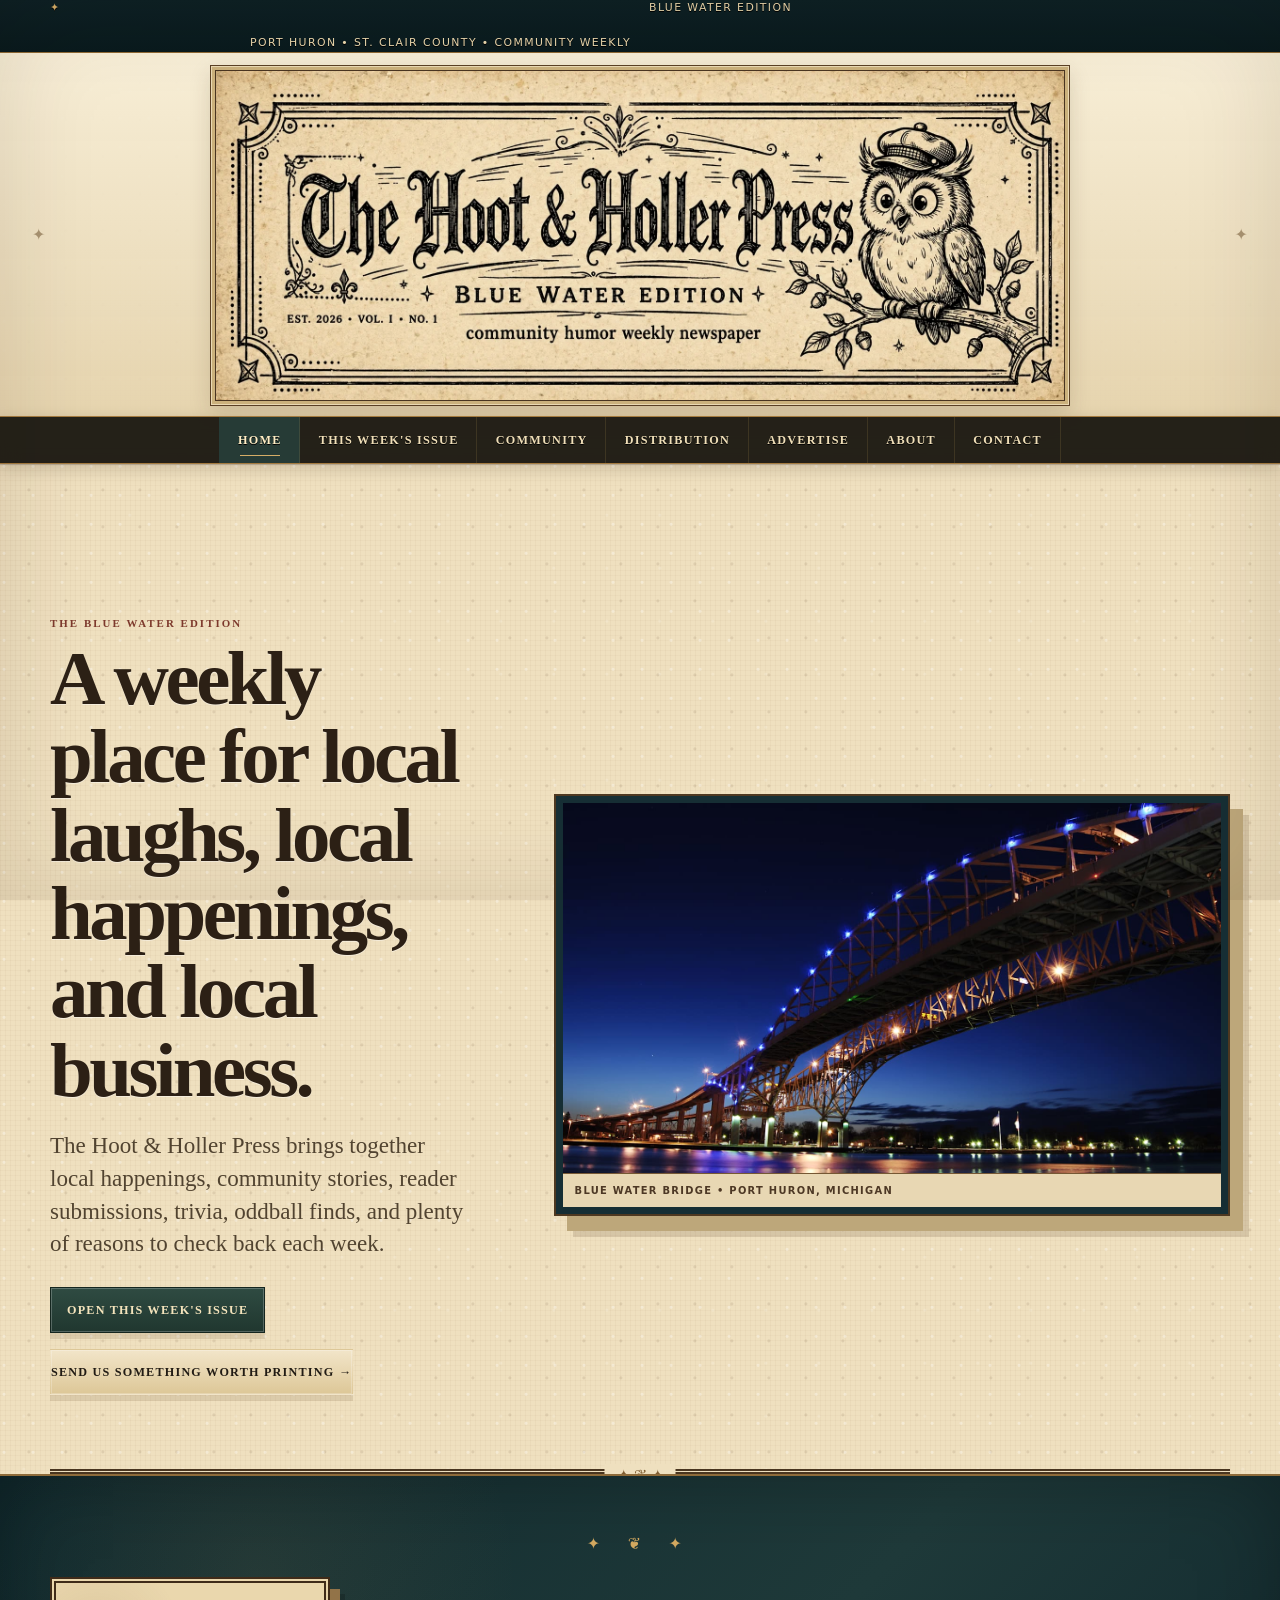
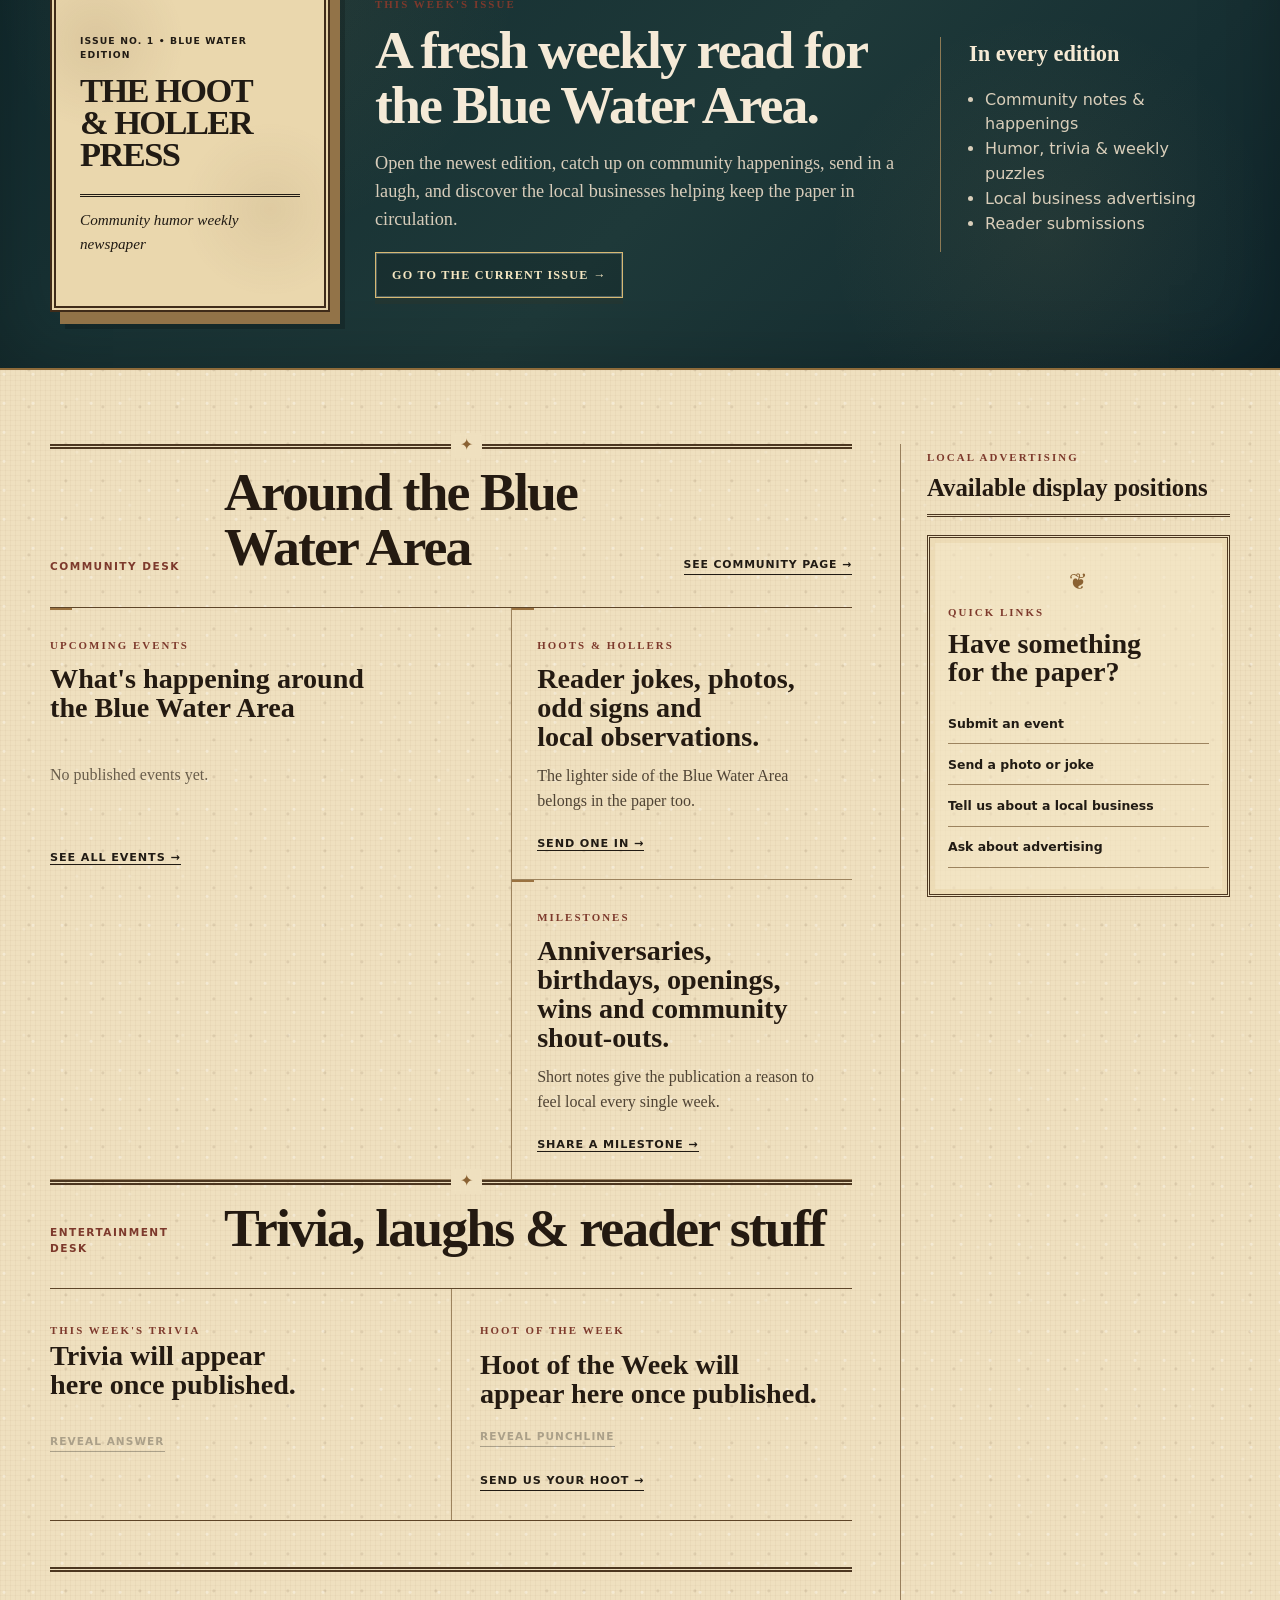
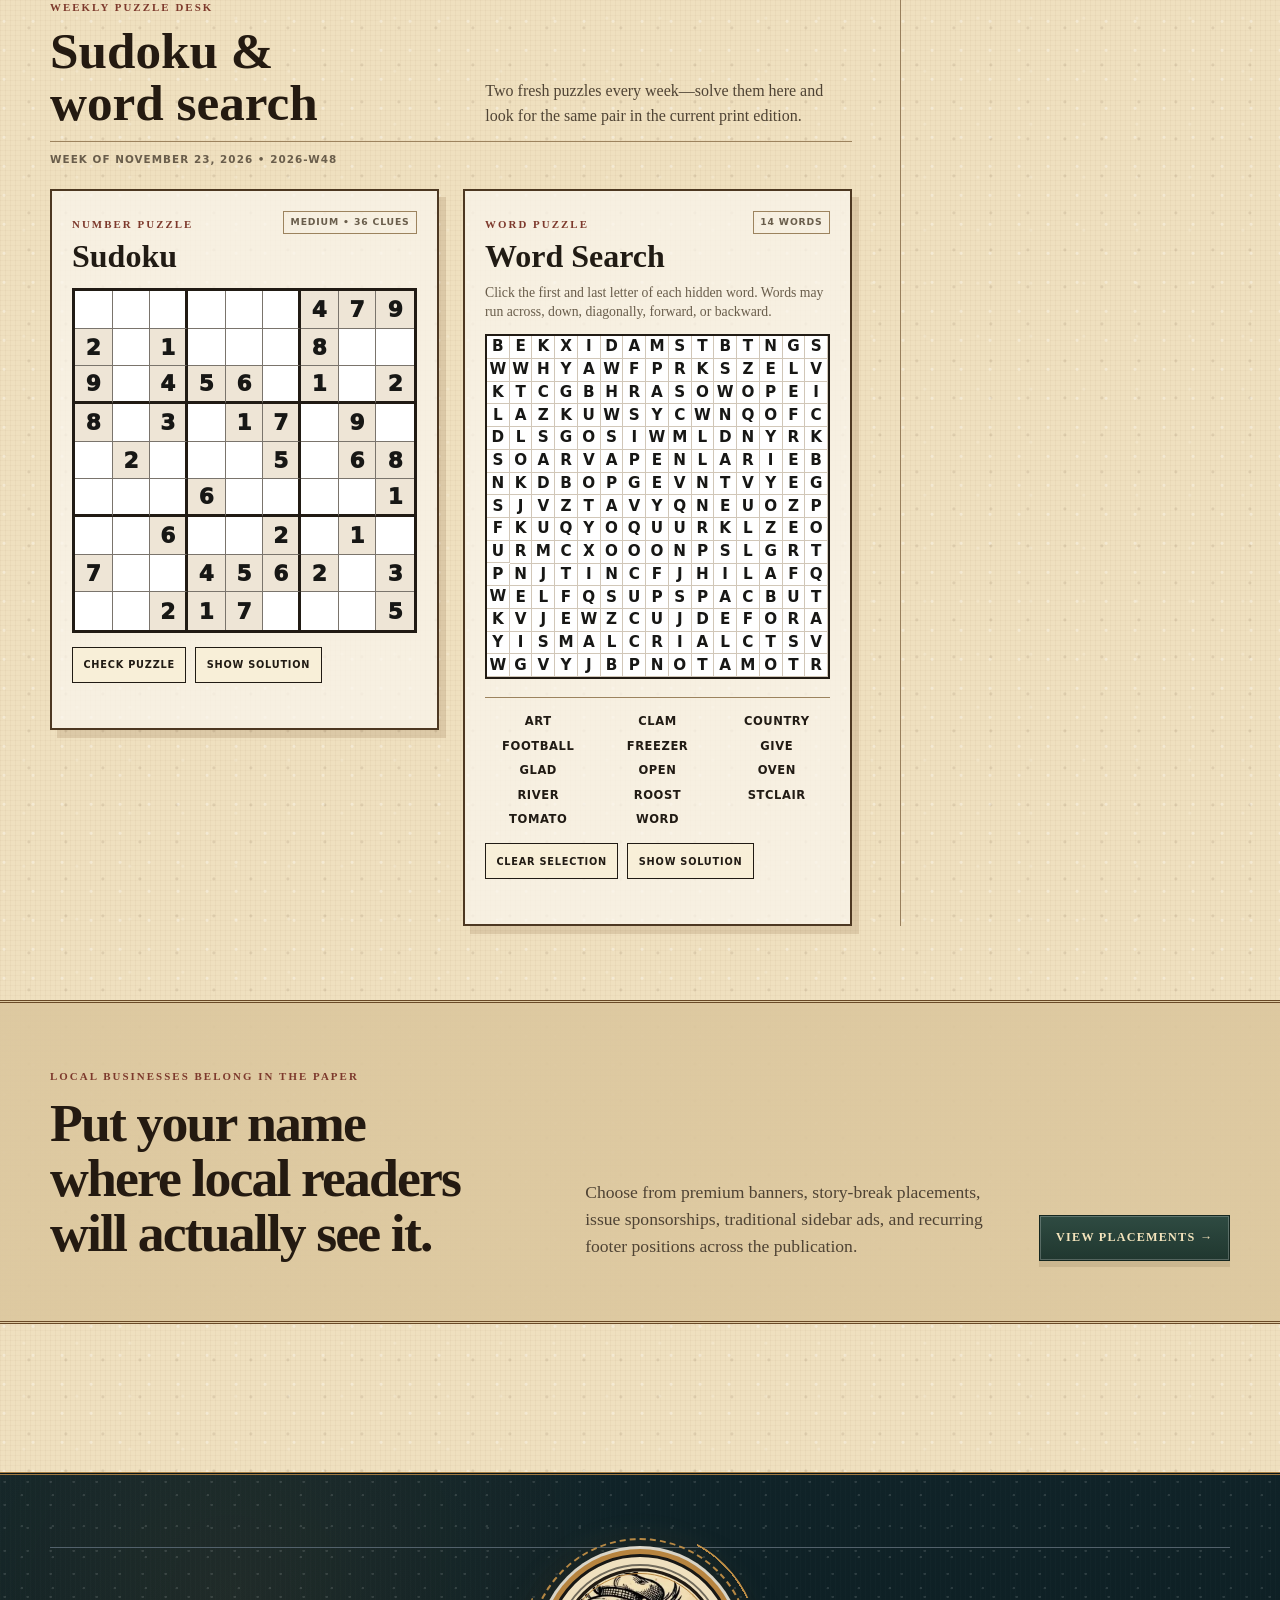
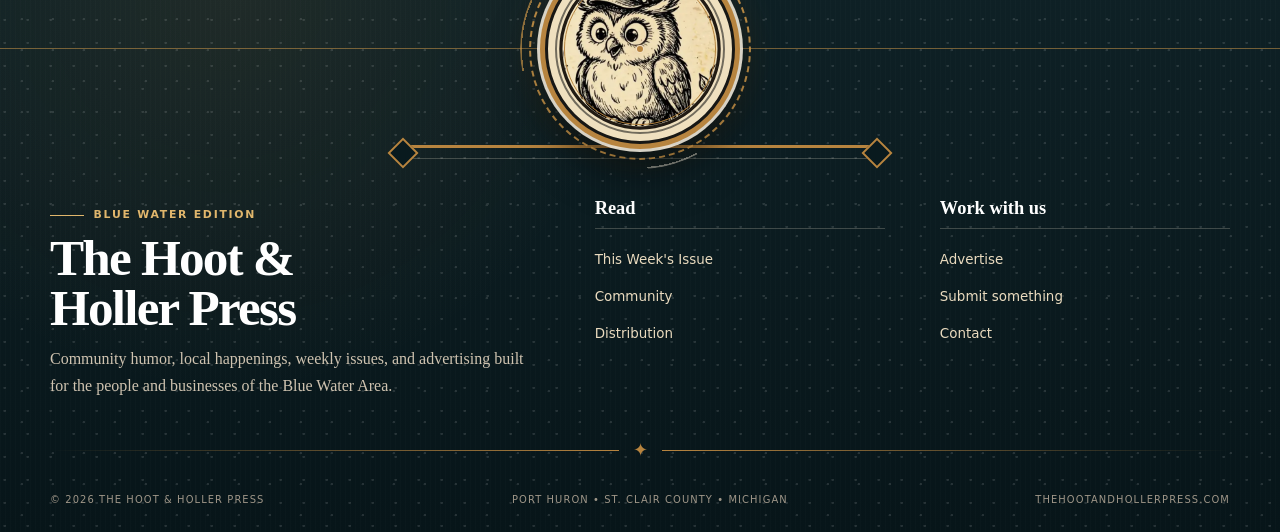
<file: index.html>
<!doctype html><html lang="en"><head><meta charset="utf-8"><meta name="viewport" content="width=device-width,initial-scale=1"><meta name="description" content="The Hoot & Holler Press — Blue Water Edition. Community humor, weekly issues, local happenings and advertising for the Blue Water Area."><meta name="theme-color" content="#19150f"><title>The Hoot & Holler Press | Blue Water Edition</title><link rel="stylesheet" href="style.css?v=20260901-wordsearch"><link rel="icon" type="image/png" href="/favicon-96x96.png" sizes="96x96"><link rel="icon" type="image/svg+xml" href="/favicon.svg"><link rel="shortcut icon" href="/favicon.ico"><link rel="apple-touch-icon" sizes="180x180" href="/apple-touch-icon.png"><link rel="manifest" href="/site.webmanifest"><link rel="canonical" href="https://thehootandhollerpress.com/"></head><body class="home"><a class="skip-link" href="#main">Skip to content</a>
<div class="utility-bar"><div class="shell utility-inner"><span>BLUE WATER EDITION</span><span>PORT HURON • ST. CLAIR COUNTY • COMMUNITY WEEKLY</span></div></div>
<header class="site-header">
  <div class="shell masthead-shell"><a href="/" class="masthead-link"><img src="images/hoot-holler-masthead.webp" alt="The Hoot &amp; Holler Press — Blue Water Edition"></a></div>
  <div class="nav-wrap"><div class="shell nav-inner">
    <button class="nav-toggle" type="button" aria-expanded="false" aria-controls="site-nav">Menu</button>
    <nav id="site-nav" class="site-nav" aria-label="Primary navigation">
      <a href="/">Home</a><a href="issue.html">This Week's Issue</a><a href="community.html">Community</a><a href="distribution.html">Distribution</a><a href="advertise.html">Advertise</a><a href="about.html">About</a><a href="contact.html">Contact</a>
    </nav>
  </div></div>
</header><main id="main">
<section class="shell home-leaderboard section-tight"><a class="ad-link ad-leaderboard" href="advertise.html" data-ad-slot="home-leaderboard"><span class="ad-label">Advertisement</span><span class="ad-fallback"><strong>AD SPACE AVAILABLE</strong><small>Premium homepage leaderboard</small></span><img src="images/ads/home-leaderboard.webp" alt="Premium advertising placement available"></a></section>

<section class="shell lead-grid section">
  <article class="lead-story">
    <div class="section-tag">The Blue Water Edition</div>
    <h1>A weekly place for local laughs, local happenings, and local business.</h1>
    <p class="lead-deck">The Hoot &amp; Holler Press brings together local happenings, community stories, reader submissions, trivia, oddball finds, and plenty of reasons to check back each week.</p>
    <div class="lead-actions"><a class="btn solid" href="issue.html">Open this week's issue</a><a class="btn text" href="contact.html">Send us something worth printing →</a></div>
  </article>
  <figure class="lead-art"><img src="images/editorial/blue-water-bridge-night.jpg" alt="Blue Water Bridge at night in Port Huron, Michigan"><figcaption>Blue Water Bridge • Port Huron, Michigan</figcaption></figure>
</section>

<section class="issue-band"><div class="shell issue-band-grid">
  <div class="issue-cover-mini">
    <span class="issue-eyebrow">Issue No. 1 • Blue Water Edition</span>
    <strong>THE HOOT<br>&amp; HOLLER<br>PRESS</strong>
    <span class="issue-rule"></span>
    <em>Community humor weekly newspaper</em>
  </div>
  <div class="issue-band-copy"><span class="section-kicker">This week's issue</span><h2>A fresh weekly read for the Blue Water Area.</h2><p>Open the newest edition, catch up on community happenings, send in a laugh, and discover the local businesses helping keep the paper in circulation.</p><a class="btn outline-light" href="issue.html">Go to the current issue →</a></div>
  <aside class="issue-note"><strong>In every edition</strong><ul><li>Community notes &amp; happenings</li><li>Humor, trivia &amp; weekly puzzles</li><li>Local business advertising</li><li>Reader submissions</li></ul></aside>
</div></section>

<section class="shell content-rail section">
  <div class="content-main">
    <div class="section-head"><span>Community desk</span><h2>Around the Blue Water Area</h2><a href="community.html">See community page →</a></div>
    <div class="brief-grid">
      <article class="brief lead-brief home-events-card"><span class="brief-type">Upcoming events</span><h3>What's happening around the Blue Water Area</h3><div class="home-events-list" data-events-home><p>Loading published events…</p></div><a href="community.html#upcoming-events">See all events →</a></article>
      <article class="brief"><span class="brief-type">Hoots &amp; hollers</span><h3>Reader jokes, photos, odd signs and local observations.</h3><p>The lighter side of the Blue Water Area belongs in the paper too.</p><a href="contact.html">Send one in →</a></article>
      <article class="brief"><span class="brief-type">Milestones</span><h3>Anniversaries, birthdays, openings, wins and community shout-outs.</h3><p>Short notes give the publication a reason to feel local every single week.</p><a href="contact.html">Share a milestone →</a></article>
    </div>

    <a class="ad-link inline-ad" href="advertise.html" data-ad-slot="home-inline-1"><span class="ad-label">Advertisement</span><span class="ad-fallback"><strong>AD SPACE AVAILABLE</strong><small>Wide story-break placement</small></span><img src="images/ads/home-inline-1.webp" alt="Wide advertising placement available"></a>

    <div class="section-head section-head-lower"><span>Entertainment desk</span><h2>Trivia, laughs &amp; reader stuff</h2></div>
    <div class="fun-grid">
      <section class="trivia-sheet" data-weekly-trivia>
<span class="small-cap">This week's trivia</span>
<h3 data-weekly-trivia-question>Trivia will appear here once published.</h3>
<button class="reveal-answer" type="button" aria-expanded="false" data-reveal-show="Reveal answer" data-reveal-hide="Hide answer" disabled>Reveal answer</button>
<div class="answers" hidden><p data-weekly-trivia-answer></p></div>
</section>
      <section class="hoot-week" data-weekly-hoot>
<span class="small-cap">Hoot of the week</span>
<h3 data-weekly-hoot-setup>Hoot of the Week will appear here once published.</h3>
<div class="hoot-reveal-row"><button class="reveal-answer" type="button" aria-expanded="false" data-reveal-show="Reveal punchline" data-reveal-hide="Hide punchline" disabled>Reveal punchline</button></div>
<div class="answers" hidden><p class="hoot-copy" data-weekly-hoot-punchline></p></div>
<div class="hoot-submit-row"><a class="hoot-submit" href="contact.html">Send us your hoot →</a></div>
</section>
    </div>

<section class="weekly-puzzles" data-weekly-puzzles>
      <div class="weekly-puzzles-heading">
        <div><span class="small-cap">Weekly puzzle desk</span><h3>Sudoku &amp; word search</h3></div>
        <p>Two fresh puzzles every week—solve them here and look for the same pair in the current print edition.</p>
        <span class="puzzle-issue-label" data-puzzle-issue>Loading this week's puzzles…</span>
      </div>

      <div class="weekly-puzzles-grid">
        <article class="puzzle-card sudoku-card">
          <div class="puzzle-card-head"><div><span class="small-cap">Number puzzle</span><h4>Sudoku</h4></div><span class="puzzle-difficulty" data-sudoku-difficulty></span></div>
          <div class="sudoku-board" data-sudoku-grid aria-label="Weekly Sudoku puzzle"></div>
          <div class="puzzle-actions">
            <button type="button" class="puzzle-button" data-puzzle-action="check-sudoku">Check puzzle</button>
            <button type="button" class="puzzle-button" data-puzzle-action="reveal-sudoku">Show solution</button>
          </div>
          <p class="puzzle-status" data-sudoku-status aria-live="polite"></p>
        </article>

        <article class="puzzle-card wordsearch-card">
          <div class="puzzle-card-head"><div><span class="small-cap">Word puzzle</span><h4>Word Search</h4></div><span class="puzzle-difficulty" data-wordsearch-count></span></div>
          <p class="wordsearch-instructions">Click the first and last letter of each hidden word. Words may run across, down, diagonally, forward, or backward.</p>
          <div class="wordsearch-board" data-wordsearch-grid role="grid" aria-label="Weekly word search puzzle"></div>
          <div class="wordsearch-bank" data-wordsearch-words aria-label="Words to find"></div>
          <div class="puzzle-actions">
            <button type="button" class="puzzle-button" data-puzzle-action="clear-wordsearch">Clear selection</button>
            <button type="button" class="puzzle-button" data-puzzle-action="reveal-wordsearch">Show solution</button>
          </div>
          <p class="puzzle-status" data-wordsearch-status aria-live="polite"></p>
        </article>
      </div>
      <p class="puzzle-feed-error" data-puzzle-error hidden>Weekly puzzles are temporarily unavailable. Please check back shortly.</p>
    </section>
  </div>
  <aside class="right-rail">
    <div class="rail-heading"><span class="rail-kicker">Local advertising</span><h3>Available display positions</h3></div>
    <a class="ad-link rail-ad" href="advertise.html" data-ad-slot="home-sidebar-1"><span class="ad-label">Advertisement</span><span class="ad-fallback"><strong>AD SPACE AVAILABLE</strong><small>Sidebar placement 1</small></span><img src="images/ads/home-sidebar-1.webp" alt="Sidebar advertising placement 1 available"></a>
    <a class="ad-link rail-ad" href="advertise.html" data-ad-slot="home-sidebar-2"><span class="ad-label">Advertisement</span><span class="ad-fallback"><strong>AD SPACE AVAILABLE</strong><small>Sidebar placement 2</small></span><img src="images/ads/home-sidebar-2.webp" alt="Sidebar advertising placement 2 available"></a>
    <section class="rail-section"><span class="rail-kicker">Quick links</span><h3>Have something for the paper?</h3><a href="contact.html">Submit an event</a><a href="contact.html">Send a photo or joke</a><a href="contact.html">Tell us about a local business</a><a href="advertise.html">Ask about advertising</a></section>
    <a class="ad-link rail-ad" href="advertise.html" data-ad-slot="home-sidebar-3"><span class="ad-label">Advertisement</span><span class="ad-fallback"><strong>AD SPACE AVAILABLE</strong><small>Sidebar placement 3</small></span><img src="images/ads/home-sidebar-3.webp" alt="Sidebar advertising placement 3 available"></a>
    <a class="ad-link rail-ad" href="advertise.html" data-ad-slot="home-sidebar-4"><span class="ad-label">Advertisement</span><span class="ad-fallback"><strong>AD SPACE AVAILABLE</strong><small>Sidebar placement 4</small></span><img src="images/ads/home-sidebar-4.webp" alt="Sidebar advertising placement 4 available"></a>
    <a class="ad-link rail-ad" href="advertise.html" data-ad-slot="home-sidebar-5"><span class="ad-label">Advertisement</span><span class="ad-fallback"><strong>AD SPACE AVAILABLE</strong><small>Sidebar placement 5</small></span><img src="images/ads/home-sidebar-5.webp" alt="Sidebar advertising placement 5 available"></a>
  </aside>
</section>

<section class="paper-break"><div class="shell paper-break-grid"><div><span class="section-kicker">Local businesses belong in the paper</span><h2>Put your name where local readers will actually see it.</h2></div><p>Choose from premium banners, story-break placements, issue sponsorships, traditional sidebar ads, and recurring footer positions across the publication.</p><a class="btn solid" href="advertise.html">View placements →</a></div></section>

<section class="shell section"><a class="ad-link inline-ad" href="advertise.html" data-ad-slot="home-inline-2"><span class="ad-label">Advertisement</span><span class="ad-fallback"><strong>AD SPACE AVAILABLE</strong><small>Wide community sponsor placement</small></span><img src="images/ads/home-inline-2.webp" alt="Community sponsor advertising placement available"></a></section>
</main><footer class="site-footer">
  <div class="shell footer-ad"><a class="ad-link" href="advertise.html" data-ad-slot="footer-strip"><span class="ad-label">Advertisement</span><span class="ad-fallback"><strong>AD SPACE AVAILABLE</strong><small>Site-wide footer placement</small></span><img src="images/ads/footer-strip.webp" alt="Advertising space available in The Hoot &amp; Holler Press"></a></div>

  <div class="footer-main">
    <button class="footer-owl-stage" type="button" aria-label="Make the Hoot & Holler owl hoot">
      <span class="footer-owl-glow" aria-hidden="true"></span>
      <span class="footer-owl-spin-ring" aria-hidden="true"></span>
      <span class="footer-owl-spin-ring footer-owl-spin-ring-outer" aria-hidden="true"></span>
      <span class="footer-orbit-dot footer-orbit-dot-a" aria-hidden="true"></span>
      <span class="footer-orbit-dot footer-orbit-dot-b" aria-hidden="true"></span>
      <span class="footer-owl-tilt">
        <span class="footer-owl-badge">
          <img class="footer-owl-image" src="images/editorial/owl-mark.svg" alt="">
        </span>
      </span>
      <span class="footer-hoot" aria-hidden="true">HOOT!</span>
    </button>

    <div class="footer-perch" aria-hidden="true"></div>

    <div class="shell footer-grid footer-grid-animated">
      <div class="footer-brand">
        <span class="footer-kicker">Blue Water Edition</span>
        <h2>The Hoot &amp; Holler Press</h2>
        <p>Community humor, local happenings, weekly issues, and advertising built for the people and businesses of the Blue Water Area.</p>
      </div>
      <nav class="footer-col" aria-label="Read">
        <h3>Read</h3>
        <a href="issue.html">This Week's Issue</a>
        <a href="community.html">Community</a>
        <a href="distribution.html">Distribution</a>
      </nav>
      <nav class="footer-col" aria-label="Work with us">
        <h3>Work with us</h3>
        <a href="advertise.html">Advertise</a>
        <a href="contact.html">Submit something</a>
        <a href="contact.html">Contact</a>
      </nav>
    </div>

    <div class="shell footer-rule" aria-hidden="true"><span>✦</span></div>

    <div class="shell footer-bottom">
      <span>© <span data-year>2026</span> The Hoot &amp; Holler Press</span>
      <span>Port Huron • St. Clair County • Michigan</span>
      <span>thehootandhollerpress.com</span>
    </div>
  </div>
</footer><script src="script.js?v=20260901-wordsearch"></script></body></html>
</file>
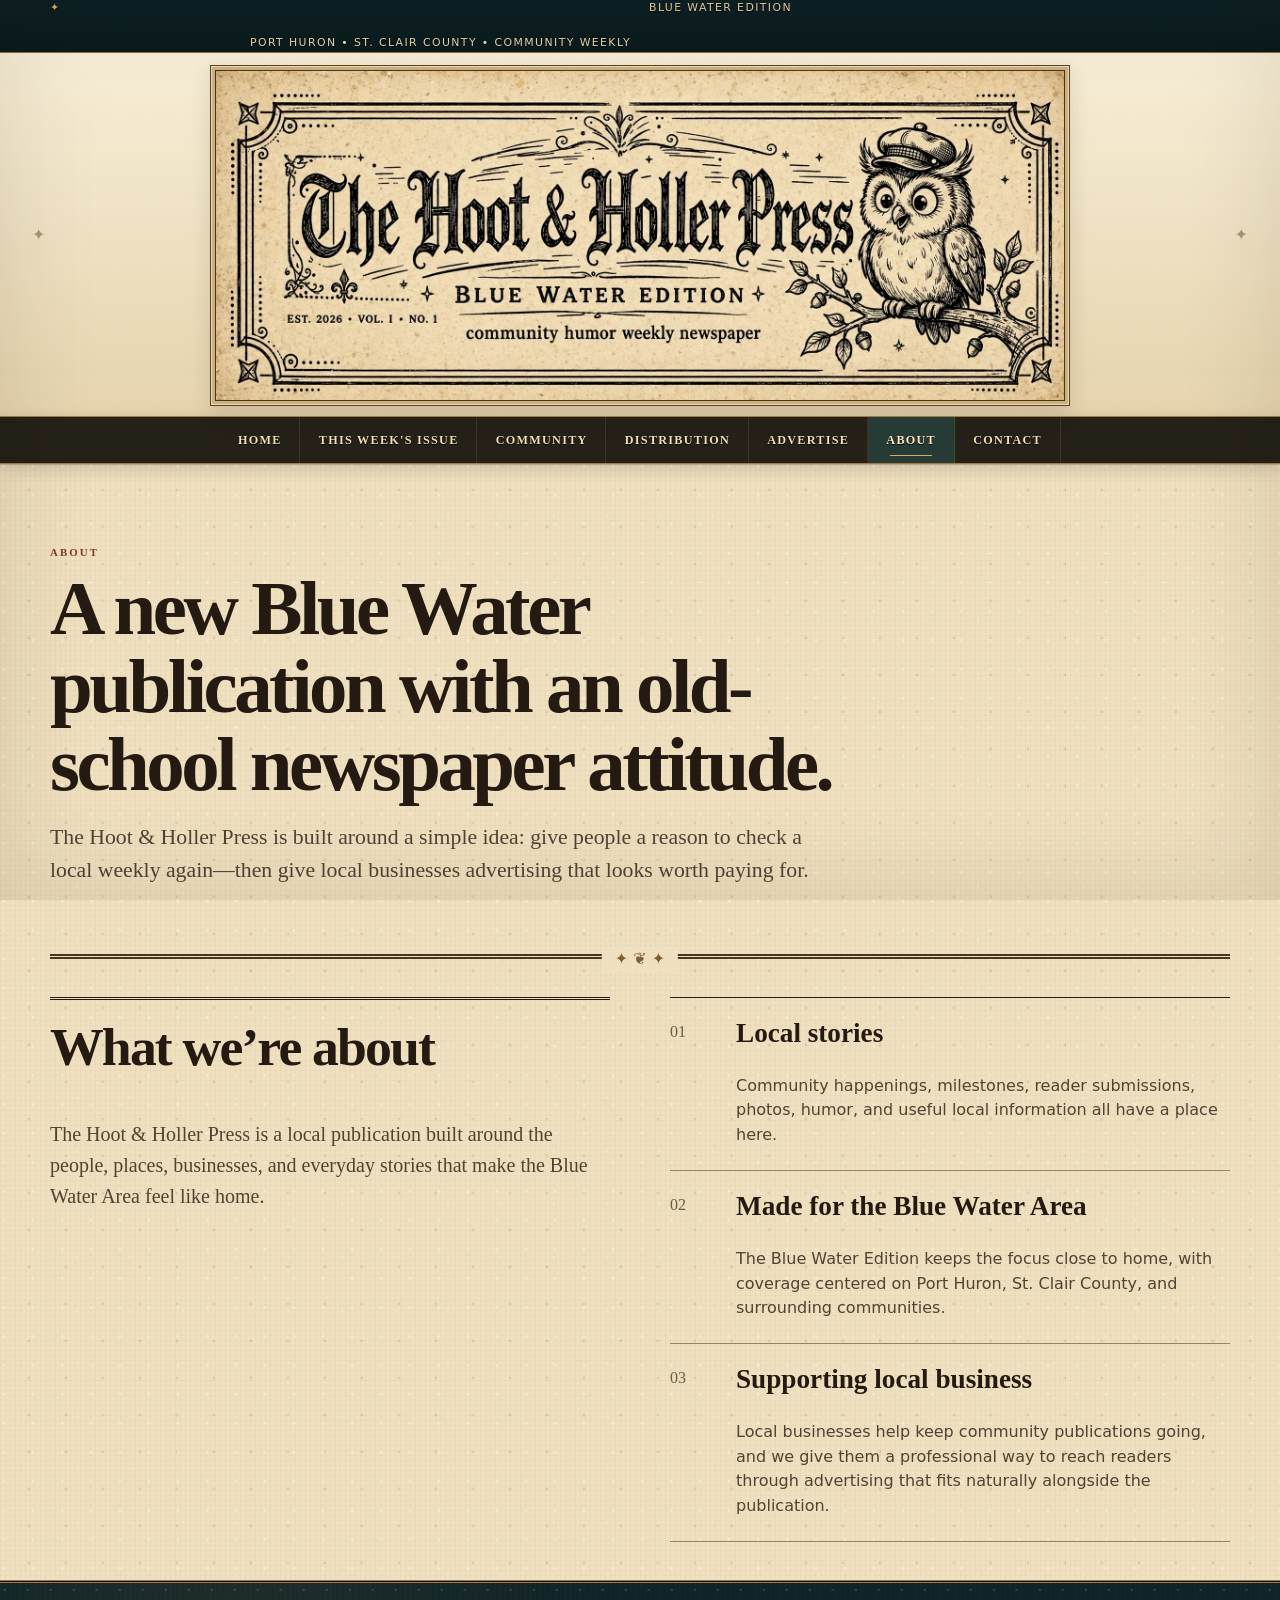
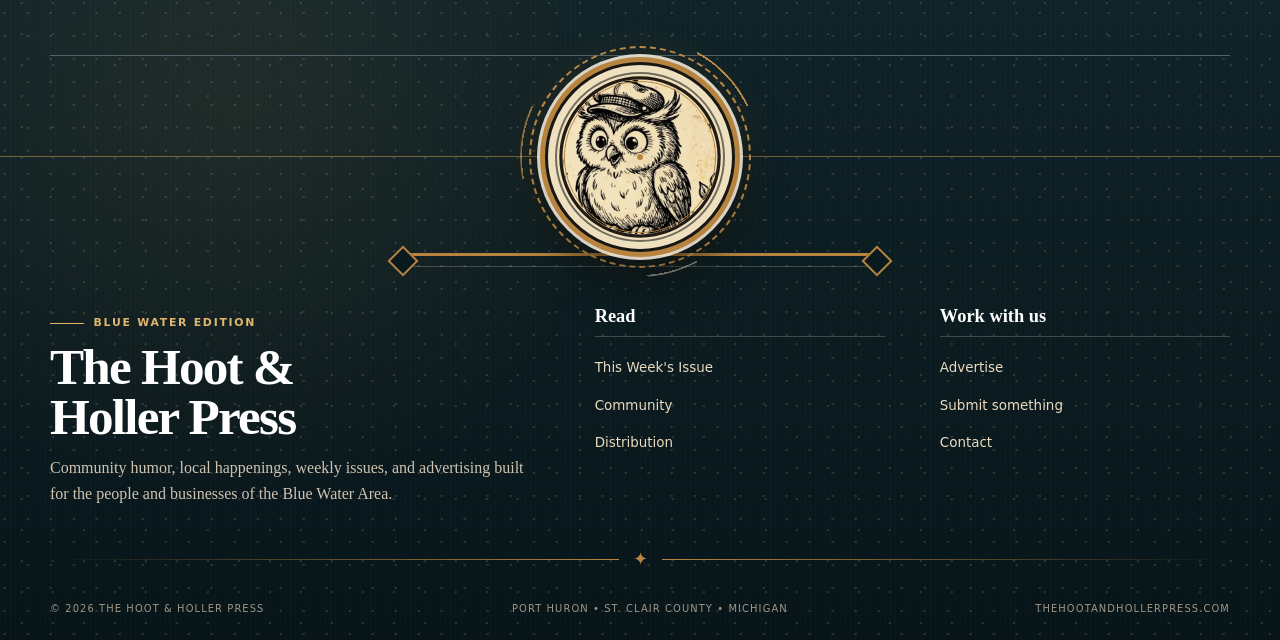
<file: about.html>
<!doctype html><html lang="en"><head><meta charset="utf-8"><meta name="viewport" content="width=device-width,initial-scale=1"><meta name="description" content="About The Hoot & Holler Press — Blue Water Edition."><meta name="theme-color" content="#19150f"><title>About | The Hoot & Holler Press</title><link rel="stylesheet" href="style.css"><link rel="icon" type="image/png" href="/favicon-96x96.png" sizes="96x96"><link rel="icon" type="image/svg+xml" href="/favicon.svg"><link rel="shortcut icon" href="/favicon.ico"><link rel="apple-touch-icon" sizes="180x180" href="/apple-touch-icon.png"><link rel="manifest" href="/site.webmanifest"><link rel="canonical" href="https://thehootandhollerpress.com/about.html"></head><body class="about-page"><a class="skip-link" href="#main">Skip to content</a>
<div class="utility-bar"><div class="shell utility-inner"><span>BLUE WATER EDITION</span><span>PORT HURON • ST. CLAIR COUNTY • COMMUNITY WEEKLY</span></div></div>
<header class="site-header">
  <div class="shell masthead-shell"><a href="/" class="masthead-link"><img src="images/hoot-holler-masthead.webp" alt="The Hoot &amp; Holler Press — Blue Water Edition"></a></div>
  <div class="nav-wrap"><div class="shell nav-inner">
    <button class="nav-toggle" type="button" aria-expanded="false" aria-controls="site-nav">Menu</button>
    <nav id="site-nav" class="site-nav" aria-label="Primary navigation">
      <a href="/">Home</a><a href="issue.html">This Week's Issue</a><a href="community.html">Community</a><a href="distribution.html">Distribution</a><a href="advertise.html">Advertise</a><a href="about.html">About</a><a href="contact.html">Contact</a>
    </nav>
  </div></div>
</header><main id="main">
<section class="shell page-intro"><span class="section-kicker">About</span><h1>A new Blue Water publication with an old-school newspaper attitude.</h1><p>The Hoot &amp; Holler Press is built around a simple idea: give people a reason to check a local weekly again—then give local businesses advertising that looks worth paying for.</p></section>
<section class="shell about-grid section-tight"><div class="about-big"><h2>What we’re about</h2><p>The Hoot &amp; Holler Press is a local publication built around the people, places, businesses, and everyday stories that make the Blue Water Area feel like home.</p></div><div class="about-list"><div><span>01</span><h3>Local stories</h3><p>Community happenings, milestones, reader submissions, photos, humor, and useful local information all have a place here.</p></div><div><span>02</span><h3>Made for the Blue Water Area</h3><p>The Blue Water Edition keeps the focus close to home, with coverage centered on Port Huron, St. Clair County, and surrounding communities.</p></div><div><span>03</span><h3>Supporting local business</h3><p>Local businesses help keep community publications going, and we give them a professional way to reach readers through advertising that fits naturally alongside the publication.</p></div></div></section>
</main><footer class="site-footer">
  <div class="shell footer-ad"><a class="ad-link" href="advertise.html" data-ad-slot="footer-strip"><span class="ad-label">Advertisement</span><span class="ad-fallback"><strong>AD SPACE AVAILABLE</strong><small>Site-wide footer placement</small></span><img src="images/ads/footer-strip.webp" alt="Advertising space available in The Hoot &amp; Holler Press"></a></div>

  <div class="footer-main">
    <button class="footer-owl-stage" type="button" aria-label="Make the Hoot & Holler owl hoot">
      <span class="footer-owl-glow" aria-hidden="true"></span>
      <span class="footer-owl-spin-ring" aria-hidden="true"></span>
      <span class="footer-owl-spin-ring footer-owl-spin-ring-outer" aria-hidden="true"></span>
      <span class="footer-orbit-dot footer-orbit-dot-a" aria-hidden="true"></span>
      <span class="footer-orbit-dot footer-orbit-dot-b" aria-hidden="true"></span>
      <span class="footer-owl-tilt">
        <span class="footer-owl-badge">
          <img class="footer-owl-image" src="images/editorial/owl-mark.svg" alt="">
        </span>
      </span>
      <span class="footer-hoot" aria-hidden="true">HOOT!</span>
    </button>

    <div class="footer-perch" aria-hidden="true"></div>

    <div class="shell footer-grid footer-grid-animated">
      <div class="footer-brand">
        <span class="footer-kicker">Blue Water Edition</span>
        <h2>The Hoot &amp; Holler Press</h2>
        <p>Community humor, local happenings, weekly issues, and advertising built for the people and businesses of the Blue Water Area.</p>
      </div>
      <nav class="footer-col" aria-label="Read">
        <h3>Read</h3>
        <a href="issue.html">This Week's Issue</a>
        <a href="community.html">Community</a>
        <a href="distribution.html">Distribution</a>
      </nav>
      <nav class="footer-col" aria-label="Work with us">
        <h3>Work with us</h3>
        <a href="advertise.html">Advertise</a>
        <a href="contact.html">Submit something</a>
        <a href="contact.html">Contact</a>
      </nav>
    </div>

    <div class="shell footer-rule" aria-hidden="true"><span>✦</span></div>

    <div class="shell footer-bottom">
      <span>© <span data-year>2026</span> The Hoot &amp; Holler Press</span>
      <span>Port Huron • St. Clair County • Michigan</span>
      <span>thehootandhollerpress.com</span>
    </div>
  </div>
</footer><script src="script.js"></script></body></html>
</file>
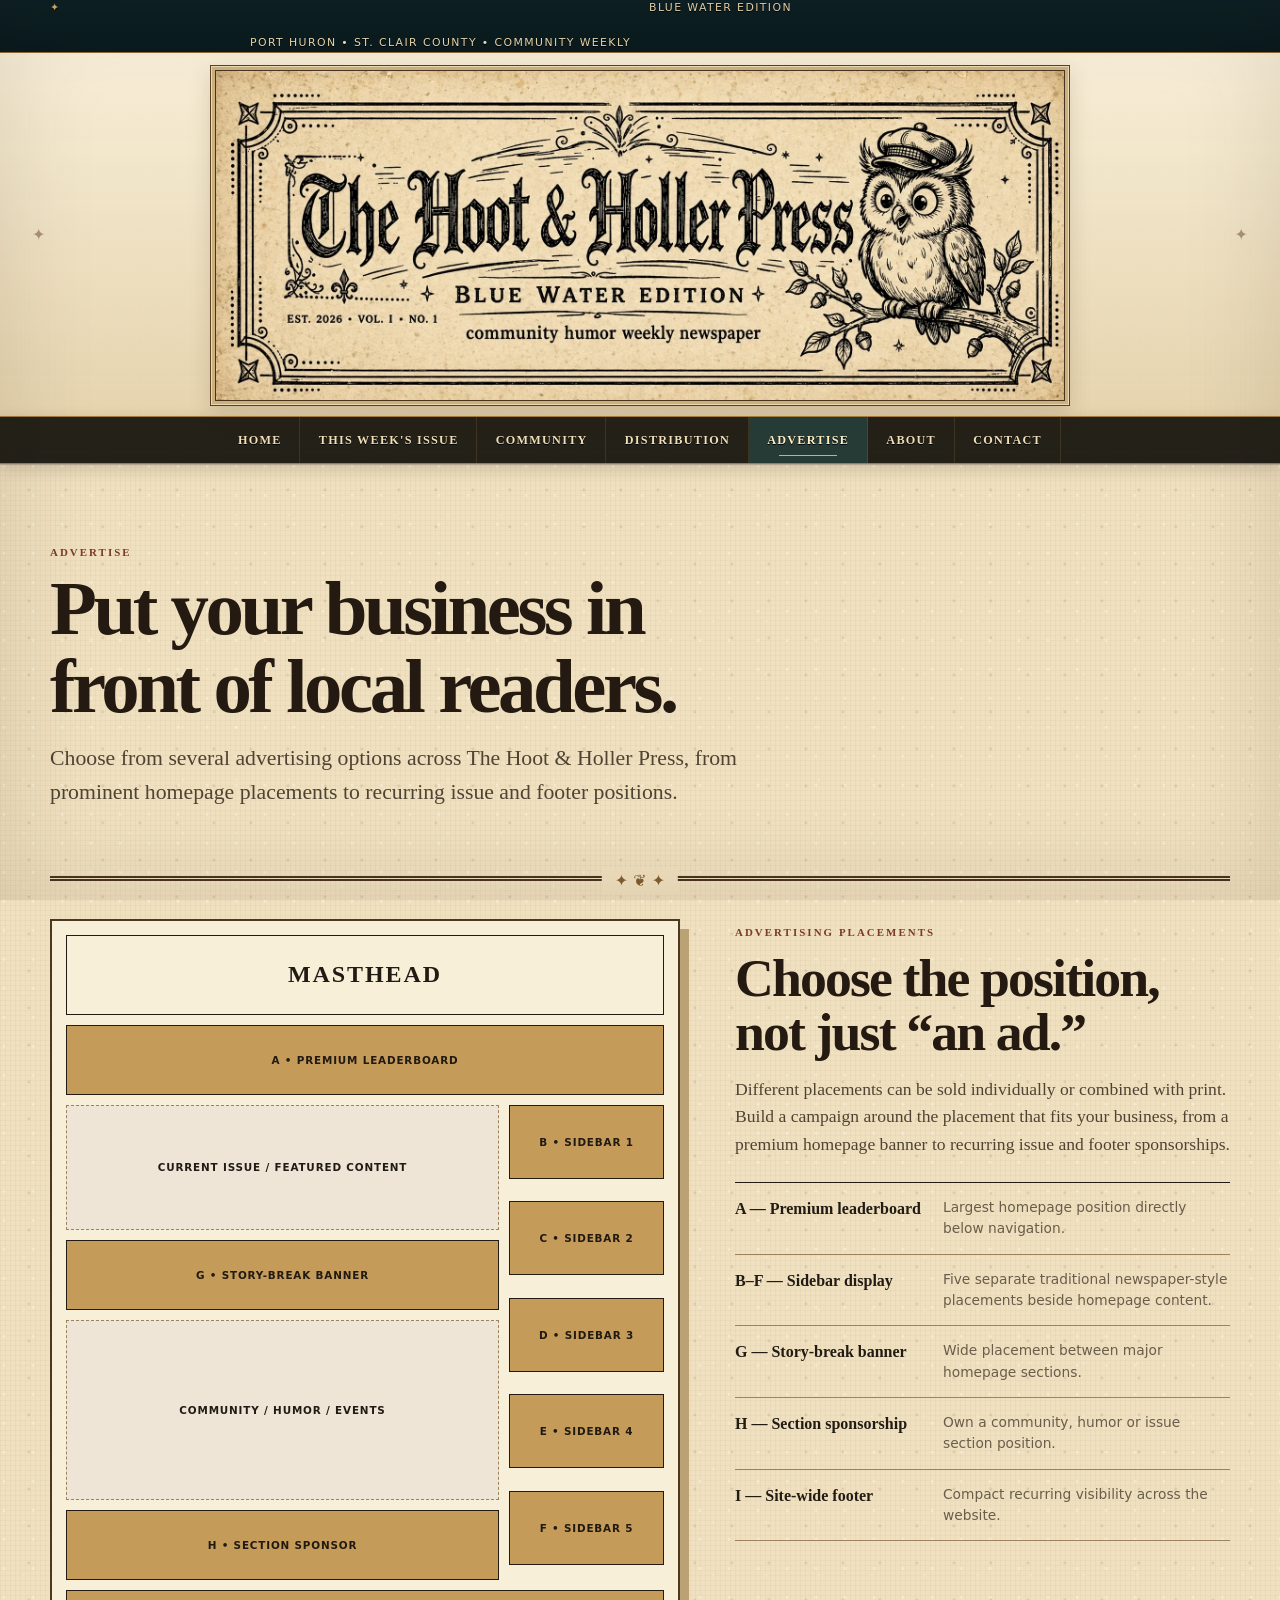
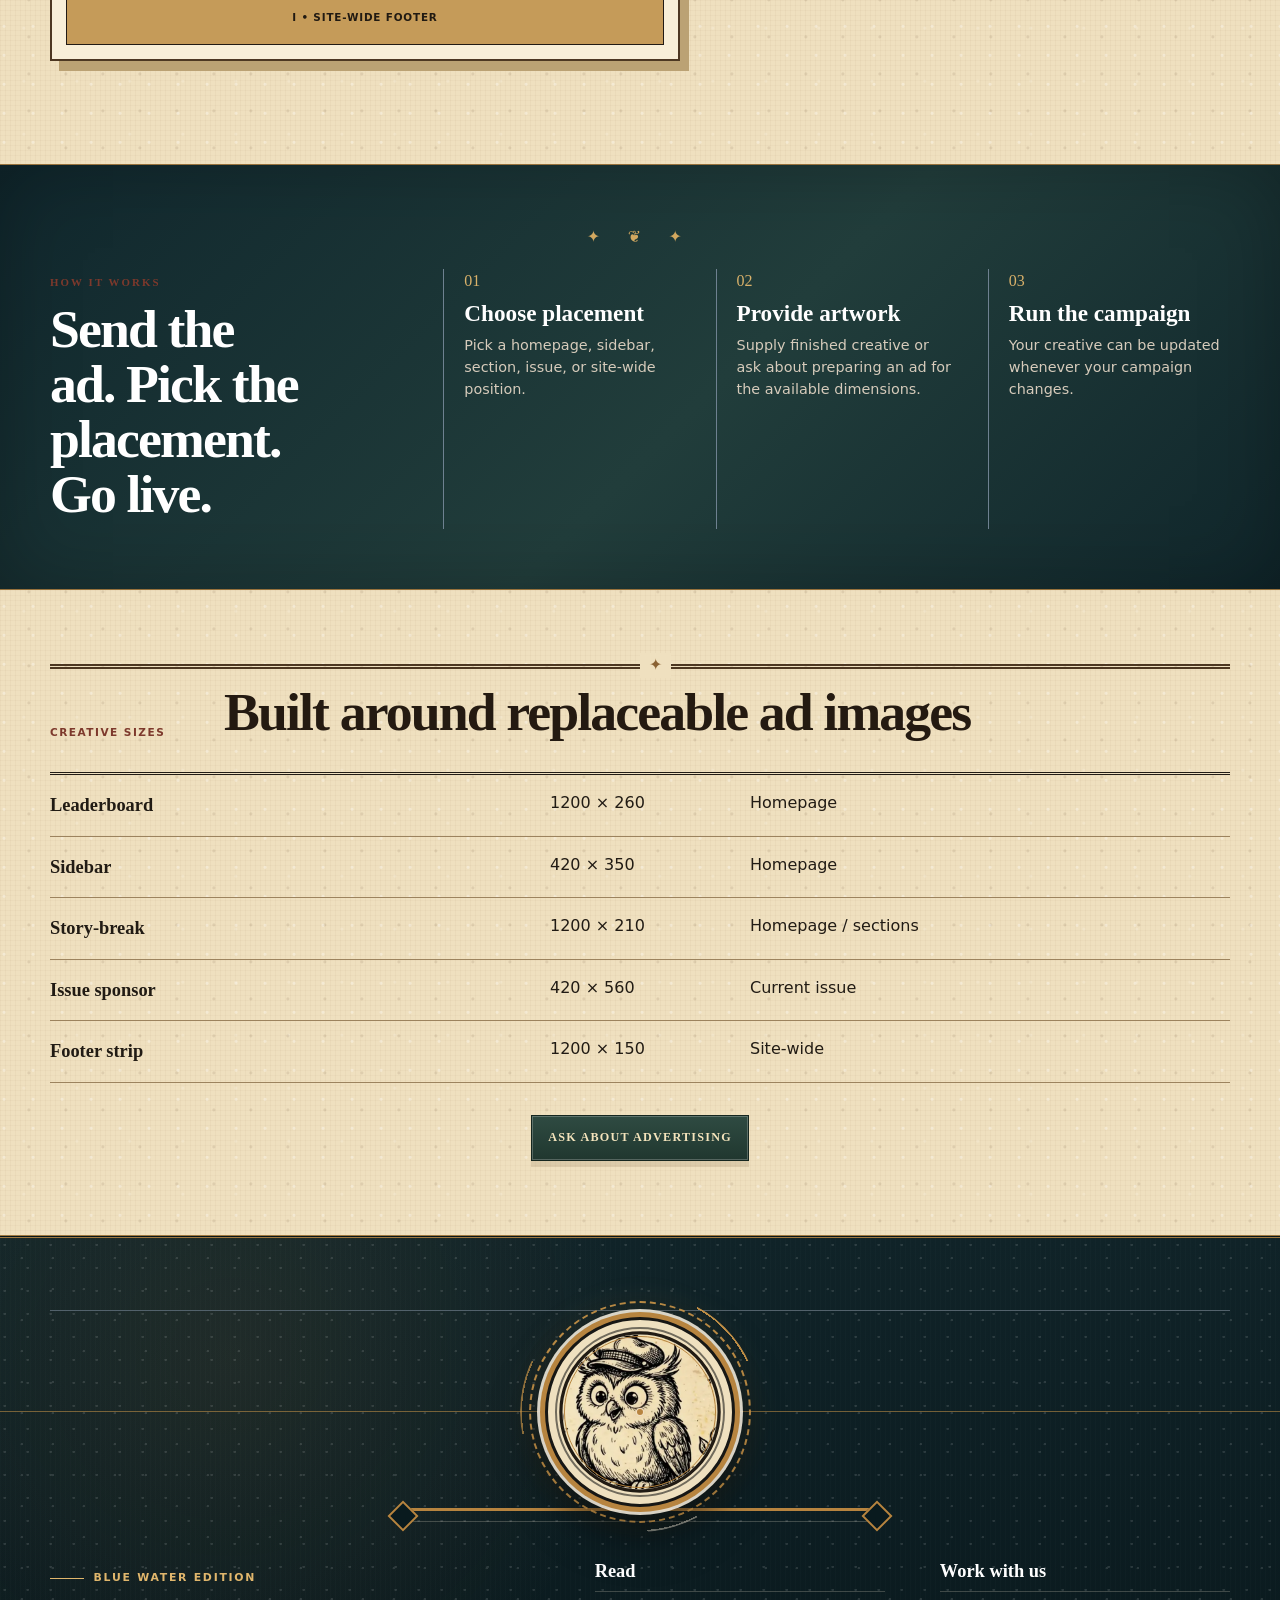
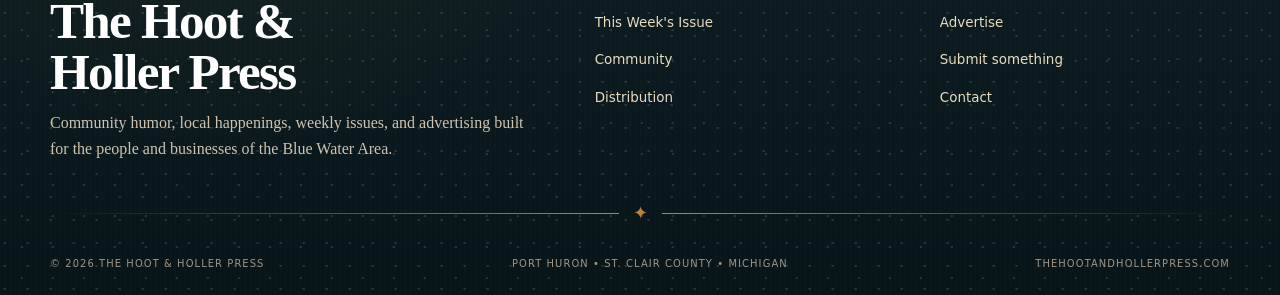
<file: advertise.html>
<!doctype html><html lang="en"><head><meta charset="utf-8"><meta name="viewport" content="width=device-width,initial-scale=1"><meta name="description" content="Advertising placements for Blue Water businesses in The Hoot & Holler Press."><meta name="theme-color" content="#19150f"><title>Advertise | The Hoot & Holler Press</title><link rel="stylesheet" href="style.css"><link rel="icon" type="image/png" href="/favicon-96x96.png" sizes="96x96"><link rel="icon" type="image/svg+xml" href="/favicon.svg"><link rel="shortcut icon" href="/favicon.ico"><link rel="apple-touch-icon" sizes="180x180" href="/apple-touch-icon.png"><link rel="manifest" href="/site.webmanifest"><link rel="canonical" href="https://thehootandhollerpress.com/advertise.html"></head><body class="advertise-page"><a class="skip-link" href="#main">Skip to content</a>
<div class="utility-bar"><div class="shell utility-inner"><span>BLUE WATER EDITION</span><span>PORT HURON • ST. CLAIR COUNTY • COMMUNITY WEEKLY</span></div></div>
<header class="site-header">
  <div class="shell masthead-shell"><a href="/" class="masthead-link"><img src="images/hoot-holler-masthead.webp" alt="The Hoot &amp; Holler Press — Blue Water Edition"></a></div>
  <div class="nav-wrap"><div class="shell nav-inner">
    <button class="nav-toggle" type="button" aria-expanded="false" aria-controls="site-nav">Menu</button>
    <nav id="site-nav" class="site-nav" aria-label="Primary navigation">
      <a href="/">Home</a><a href="issue.html">This Week's Issue</a><a href="community.html">Community</a><a href="distribution.html">Distribution</a><a href="advertise.html">Advertise</a><a href="about.html">About</a><a href="contact.html">Contact</a>
    </nav>
  </div></div>
</header><main id="main">
<section class="shell page-intro advertise-intro"><span class="section-kicker">Advertise</span><h1>Put your business in front of local readers.</h1><p>Choose from several advertising options across The Hoot &amp; Holler Press, from prominent homepage placements to recurring issue and footer positions.</p></section>
<section class="shell placement-map section-tight">
  <div class="placement-diagram">
    <div class="diagram-head">MASTHEAD</div><div class="diagram-ad premium">A • PREMIUM LEADERBOARD</div>
    <div class="diagram-columns"><div><div class="diagram-content">CURRENT ISSUE / FEATURED CONTENT</div><div class="diagram-ad wide">G • STORY-BREAK BANNER</div><div class="diagram-content tall">COMMUNITY / HUMOR / EVENTS</div><div class="diagram-ad wide">H • SECTION SPONSOR</div></div><aside class="diagram-sidebar-stack"><div class="diagram-ad side">B • SIDEBAR 1</div><div class="diagram-ad side">C • SIDEBAR 2</div><div class="diagram-ad side">D • SIDEBAR 3</div><div class="diagram-ad side">E • SIDEBAR 4</div><div class="diagram-ad side">F • SIDEBAR 5</div></aside></div>
    <div class="diagram-ad footer">I • SITE-WIDE FOOTER</div>
  </div>
  <div class="placement-copy"><span class="small-cap">Advertising placements</span><h2>Choose the position, not just “an ad.”</h2><p>Different placements can be sold individually or combined with print. Build a campaign around the placement that fits your business, from a premium homepage banner to recurring issue and footer sponsorships.</p><ol><li><strong>A — Premium leaderboard</strong><span>Largest homepage position directly below navigation.</span></li><li><strong>B–F — Sidebar display</strong><span>Five separate traditional newspaper-style placements beside homepage content.</span></li><li><strong>G — Story-break banner</strong><span>Wide placement between major homepage sections.</span></li><li><strong>H — Section sponsorship</strong><span>Own a community, humor or issue section position.</span></li><li><strong>I — Site-wide footer</strong><span>Compact recurring visibility across the website.</span></li></ol></div>
</section>
<section class="ad-process"><div class="shell process-grid"><div><span class="section-kicker">How it works</span><h2>Send the ad. Pick the placement. Go live.</h2></div><div class="process-step"><span>01</span><h3>Choose placement</h3><p>Pick a homepage, sidebar, section, issue, or site-wide position.</p></div><div class="process-step"><span>02</span><h3>Provide artwork</h3><p>Supply finished creative or ask about preparing an ad for the available dimensions.</p></div><div class="process-step"><span>03</span><h3>Run the campaign</h3><p>Your creative can be updated whenever your campaign changes.</p></div></div></section>
<section class="shell specs-section section"><div class="section-head"><span>Creative sizes</span><h2>Built around replaceable ad images</h2></div><div class="spec-table"><div><strong>Leaderboard</strong><span>1200 × 260</span><span>Homepage</span></div><div><strong>Sidebar</strong><span>420 × 350</span><span>Homepage</span></div><div><strong>Story-break</strong><span>1200 × 210</span><span>Homepage / sections</span></div><div><strong>Issue sponsor</strong><span>420 × 560</span><span>Current issue</span></div><div><strong>Footer strip</strong><span>1200 × 150</span><span>Site-wide</span></div></div><div class="center-cta"><a class="btn solid" href="contact.html">Ask about advertising</a></div></section>
</main><footer class="site-footer">
  <div class="shell footer-ad"><a class="ad-link" href="advertise.html" data-ad-slot="footer-strip"><span class="ad-label">Advertisement</span><span class="ad-fallback"><strong>AD SPACE AVAILABLE</strong><small>Site-wide footer placement</small></span><img src="images/ads/footer-strip.webp" alt="Advertising space available in The Hoot &amp; Holler Press"></a></div>

  <div class="footer-main">
    <button class="footer-owl-stage" type="button" aria-label="Make the Hoot & Holler owl hoot">
      <span class="footer-owl-glow" aria-hidden="true"></span>
      <span class="footer-owl-spin-ring" aria-hidden="true"></span>
      <span class="footer-owl-spin-ring footer-owl-spin-ring-outer" aria-hidden="true"></span>
      <span class="footer-orbit-dot footer-orbit-dot-a" aria-hidden="true"></span>
      <span class="footer-orbit-dot footer-orbit-dot-b" aria-hidden="true"></span>
      <span class="footer-owl-tilt">
        <span class="footer-owl-badge">
          <img class="footer-owl-image" src="images/editorial/owl-mark.svg" alt="">
        </span>
      </span>
      <span class="footer-hoot" aria-hidden="true">HOOT!</span>
    </button>

    <div class="footer-perch" aria-hidden="true"></div>

    <div class="shell footer-grid footer-grid-animated">
      <div class="footer-brand">
        <span class="footer-kicker">Blue Water Edition</span>
        <h2>The Hoot &amp; Holler Press</h2>
        <p>Community humor, local happenings, weekly issues, and advertising built for the people and businesses of the Blue Water Area.</p>
      </div>
      <nav class="footer-col" aria-label="Read">
        <h3>Read</h3>
        <a href="issue.html">This Week's Issue</a>
        <a href="community.html">Community</a>
        <a href="distribution.html">Distribution</a>
      </nav>
      <nav class="footer-col" aria-label="Work with us">
        <h3>Work with us</h3>
        <a href="advertise.html">Advertise</a>
        <a href="contact.html">Submit something</a>
        <a href="contact.html">Contact</a>
      </nav>
    </div>

    <div class="shell footer-rule" aria-hidden="true"><span>✦</span></div>

    <div class="shell footer-bottom">
      <span>© <span data-year>2026</span> The Hoot &amp; Holler Press</span>
      <span>Port Huron • St. Clair County • Michigan</span>
      <span>thehootandhollerpress.com</span>
    </div>
  </div>
</footer><script src="script.js"></script></body></html>
</file>
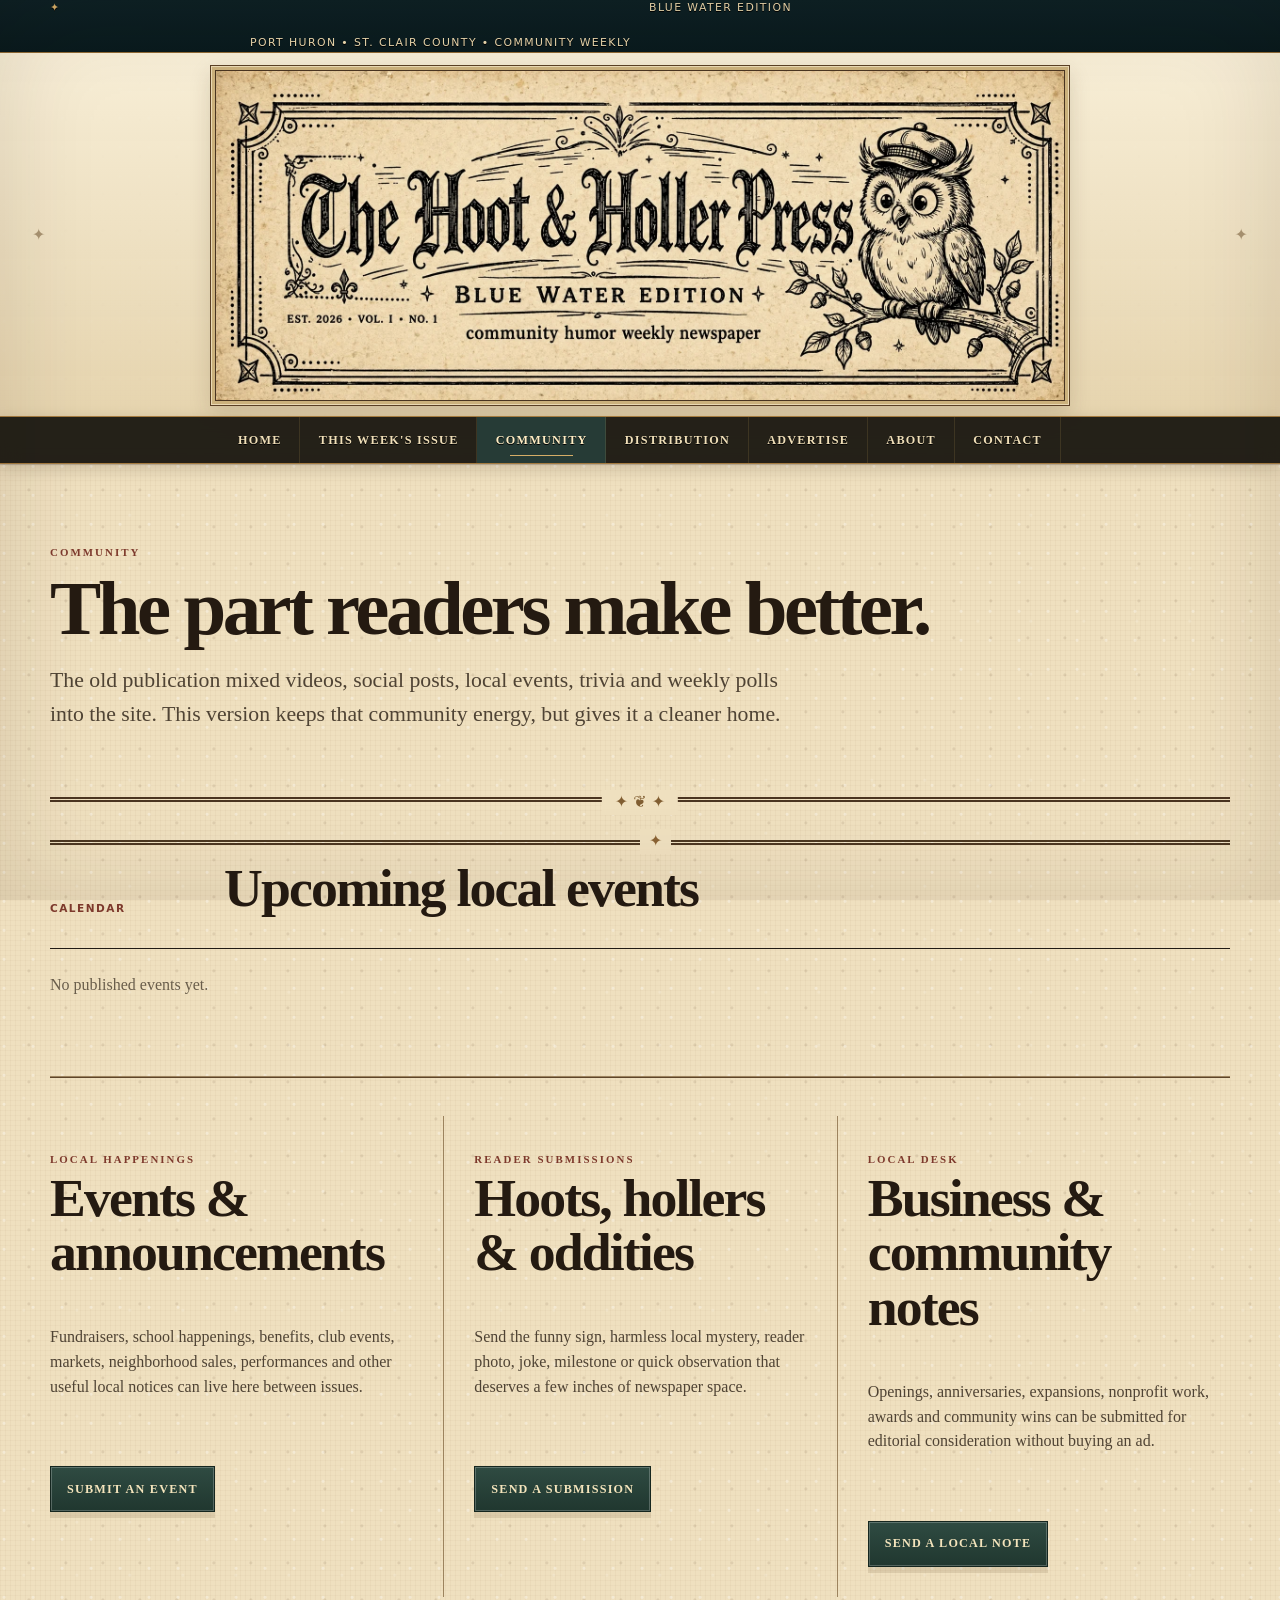
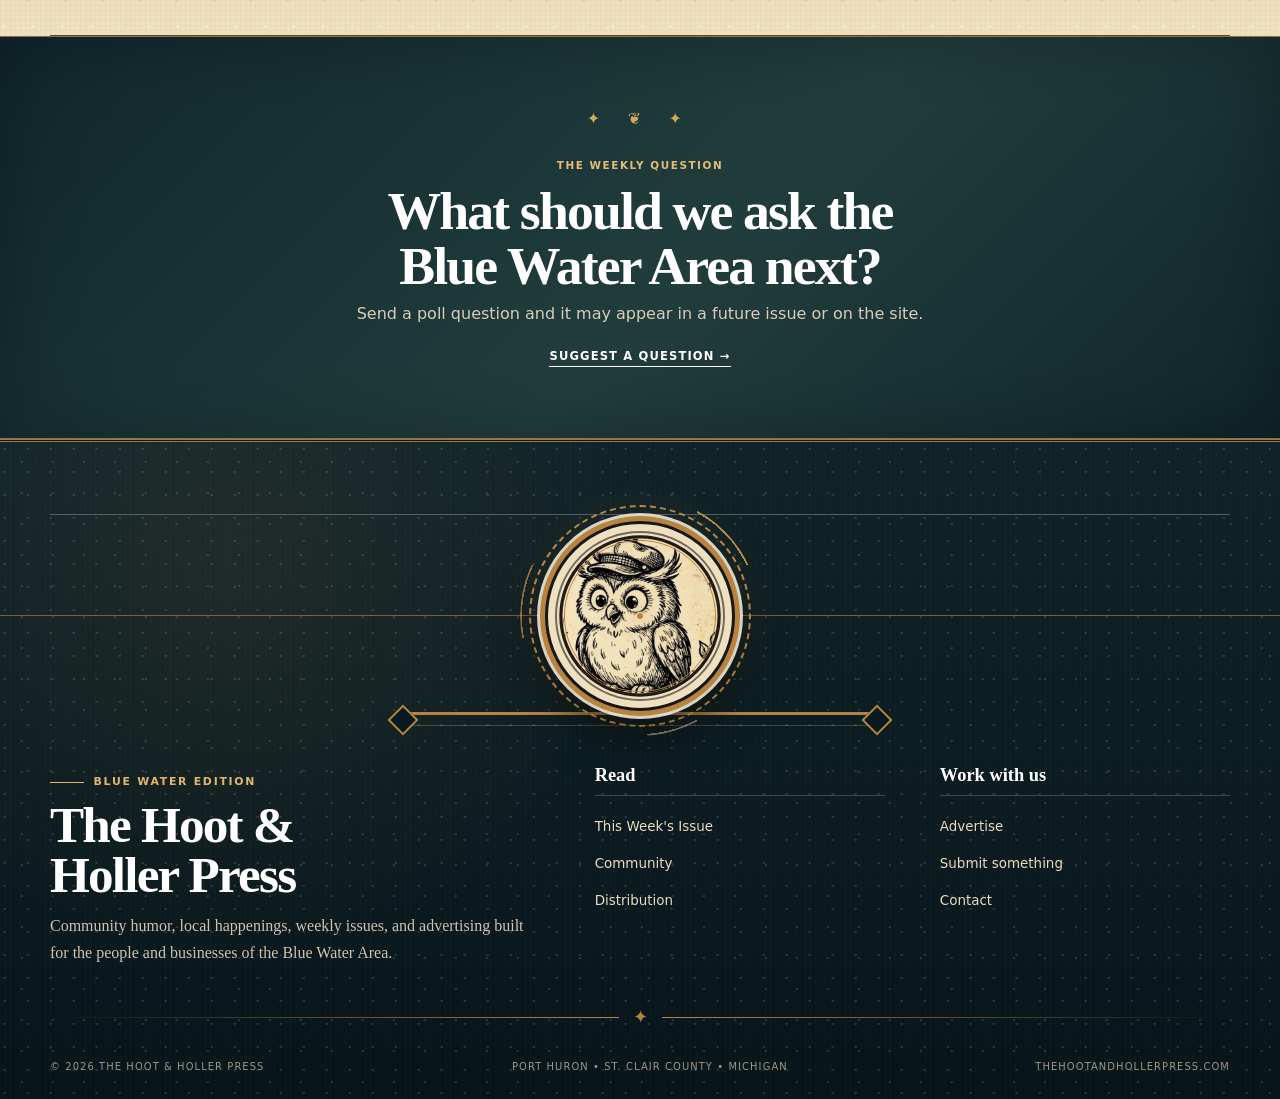
<file: community.html>
<!doctype html><html lang="en"><head><meta charset="utf-8"><meta name="viewport" content="width=device-width,initial-scale=1"><meta name="description" content="Local happenings, reader submissions, humor, trivia and community notes from the Blue Water Area."><meta name="theme-color" content="#102b3e"><title>Community | The Hoot & Holler Press</title><link rel="stylesheet" href="style.css"><link rel="canonical" href="https://thehootandhollerpress.com/community.html"></head><body class="community-page"><a class="skip-link" href="#main">Skip to content</a>
<div class="utility-bar"><div class="shell utility-inner"><span>BLUE WATER EDITION</span><span>PORT HURON • ST. CLAIR COUNTY • COMMUNITY WEEKLY</span></div></div>
<header class="site-header">
  <div class="shell masthead-shell"><a href="/" class="masthead-link"><img src="images/hoot-holler-masthead.webp" alt="The Hoot &amp; Holler Press — Blue Water Edition"></a></div>
  <div class="nav-wrap"><div class="shell nav-inner">
    <button class="nav-toggle" type="button" aria-expanded="false" aria-controls="site-nav">Menu</button>
    <nav id="site-nav" class="site-nav" aria-label="Primary navigation">
      <a href="/">Home</a><a href="issue.html">This Week's Issue</a><a href="community.html">Community</a><a href="distribution.html">Distribution</a><a href="advertise.html">Advertise</a><a href="about.html">About</a><a href="contact.html">Contact</a>
    </nav>
  </div></div>
</header><main id="main">
<section class="shell page-intro"><span class="section-kicker">Community</span><h1>The part readers make better.</h1><p>The old publication mixed videos, social posts, local events, trivia and weekly polls into the site. This version keeps that community energy, but gives it a cleaner home.</p></section>
<section class="shell section-tight community-events" id="upcoming-events"><div class="section-head"><span>Calendar</span><h2>Upcoming local events</h2></div><div class="community-events-list" data-events-list><p>Loading published events…</p></div></section>
<section class="shell community-grid section-tight">
  <article class="community-column"><span class="small-cap">Local happenings</span><h2>Events &amp; announcements</h2><p>Fundraisers, school happenings, benefits, club events, markets, neighborhood sales, performances and other useful local notices can live here between issues.</p><a class="btn solid" href="contact.html">Submit an event</a></article>
  <article class="community-column"><span class="small-cap">Reader submissions</span><h2>Hoots, hollers &amp; oddities</h2><p>Send the funny sign, harmless local mystery, reader photo, joke, milestone or quick observation that deserves a few inches of newspaper space.</p><a class="btn solid" href="contact.html">Send a submission</a></article>
  <article class="community-column"><span class="small-cap">Local desk</span><h2>Business &amp; community notes</h2><p>Openings, anniversaries, expansions, nonprofit work, awards and community wins can be submitted for editorial consideration without buying an ad.</p><a class="btn solid" href="contact.html">Send a local note</a></article>
</section>
<section class="community-callout"><div class="shell"><span>THE WEEKLY QUESTION</span><h2>What should we ask the Blue Water Area next?</h2><p>Send a poll question and it may appear in a future issue or on the site.</p><a href="contact.html">Suggest a question →</a></div></section>
</main><footer class="site-footer">
  <div class="shell footer-ad"><a class="ad-link" href="advertise.html" data-ad-slot="footer-strip"><span class="ad-label">Advertisement</span><span class="ad-fallback"><strong>AD SPACE AVAILABLE</strong><small>Site-wide footer placement</small></span><img src="images/ads/footer-strip.webp" alt="Advertising space available in The Hoot &amp; Holler Press"></a></div>

  <div class="footer-main">
    <button class="footer-owl-stage" type="button" aria-label="Make the Hoot & Holler owl hoot">
      <span class="footer-owl-glow" aria-hidden="true"></span>
      <span class="footer-owl-spin-ring" aria-hidden="true"></span>
      <span class="footer-owl-spin-ring footer-owl-spin-ring-outer" aria-hidden="true"></span>
      <span class="footer-orbit-dot footer-orbit-dot-a" aria-hidden="true"></span>
      <span class="footer-orbit-dot footer-orbit-dot-b" aria-hidden="true"></span>
      <span class="footer-owl-tilt">
        <span class="footer-owl-badge">
          <img class="footer-owl-image" src="images/editorial/owl-mark.svg" alt="">
        </span>
      </span>
      <span class="footer-hoot" aria-hidden="true">HOOT!</span>
    </button>

    <div class="footer-perch" aria-hidden="true"></div>

    <div class="shell footer-grid footer-grid-animated">
      <div class="footer-brand">
        <span class="footer-kicker">Blue Water Edition</span>
        <h2>The Hoot &amp; Holler Press</h2>
        <p>Community humor, local happenings, weekly issues, and advertising built for the people and businesses of the Blue Water Area.</p>
      </div>
      <nav class="footer-col" aria-label="Read">
        <h3>Read</h3>
        <a href="issue.html">This Week's Issue</a>
        <a href="community.html">Community</a>
        <a href="distribution.html">Distribution</a>
      </nav>
      <nav class="footer-col" aria-label="Work with us">
        <h3>Work with us</h3>
        <a href="advertise.html">Advertise</a>
        <a href="contact.html">Submit something</a>
        <a href="contact.html">Contact</a>
      </nav>
    </div>

    <div class="shell footer-rule" aria-hidden="true"><span>✦</span></div>

    <div class="shell footer-bottom">
      <span>© <span data-year>2026</span> The Hoot &amp; Holler Press</span>
      <span>Port Huron • St. Clair County • Michigan</span>
      <span>thehootandhollerpress.com</span>
    </div>
  </div>
</footer><script src="script.js"></script></body></html>
</file>
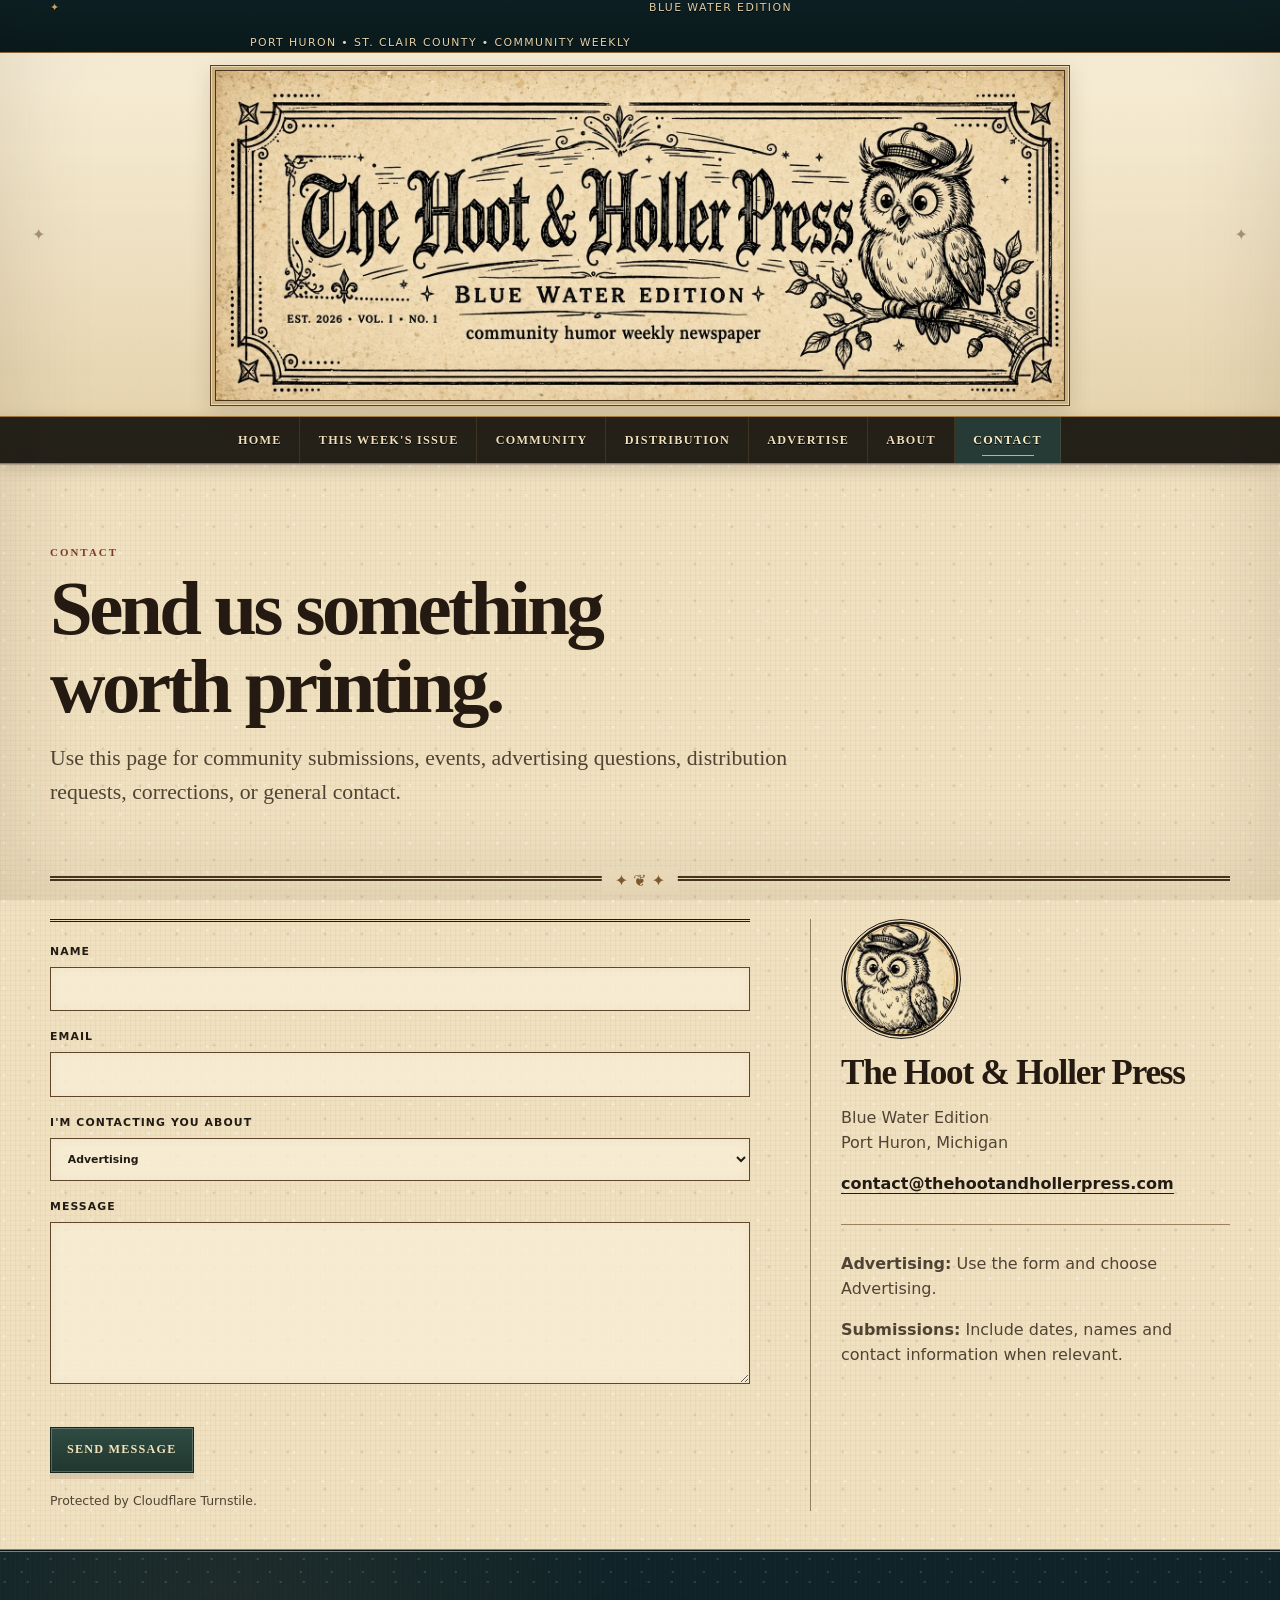
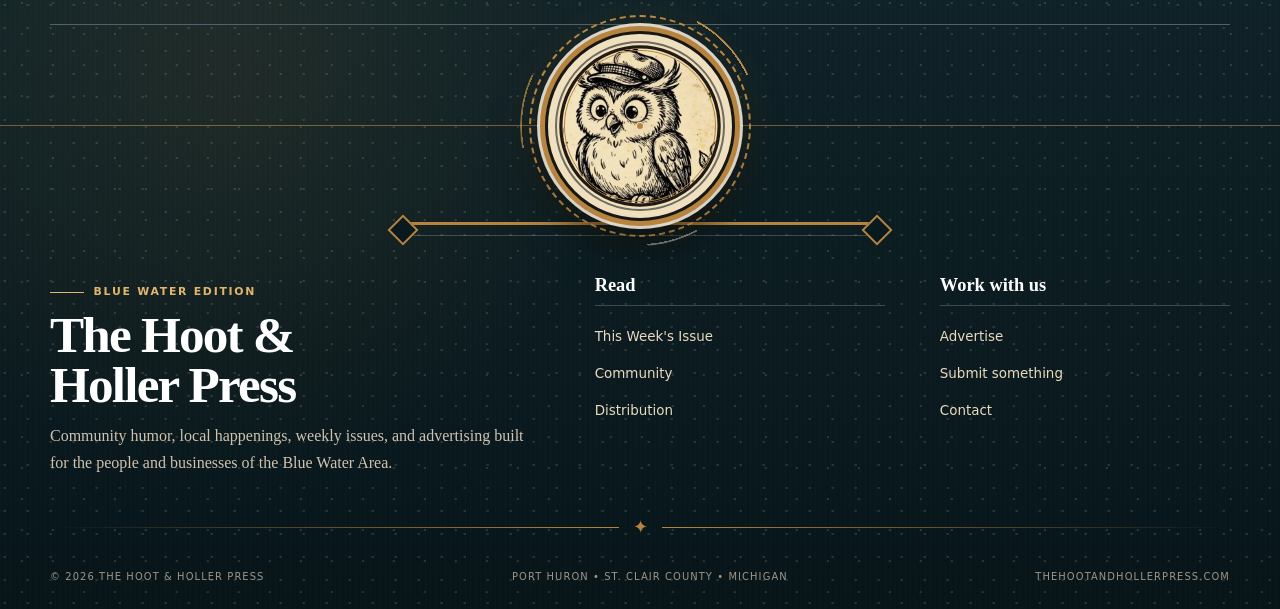
<file: contact.html>
<!doctype html><html lang="en"><head><meta charset="utf-8"><meta name="viewport" content="width=device-width,initial-scale=1"><meta name="description" content="Contact The Hoot & Holler Press for advertising, community submissions, distribution and general questions."><meta name="theme-color" content="#102b3e"><title>Contact | The Hoot & Holler Press</title><link rel="stylesheet" href="style.css"><link rel="icon" type="image/png" href="/favicon-96x96.png" sizes="96x96"><link rel="icon" type="image/svg+xml" href="/favicon.svg"><link rel="shortcut icon" href="/favicon.ico"><link rel="apple-touch-icon" sizes="180x180" href="/apple-touch-icon.png"><link rel="manifest" href="/site.webmanifest"><script src="https://challenges.cloudflare.com/turnstile/v0/api.js" async defer></script><link rel="canonical" href="https://thehootandhollerpress.com/contact.html"></head><body class="contact-page"><a class="skip-link" href="#main">Skip to content</a>
<div class="utility-bar"><div class="shell utility-inner"><span>BLUE WATER EDITION</span><span>PORT HURON • ST. CLAIR COUNTY • COMMUNITY WEEKLY</span></div></div>
<header class="site-header">
  <div class="shell masthead-shell"><a href="/" class="masthead-link"><img src="images/hoot-holler-masthead.webp" alt="The Hoot &amp; Holler Press — Blue Water Edition"></a></div>
  <div class="nav-wrap"><div class="shell nav-inner">
    <button class="nav-toggle" type="button" aria-expanded="false" aria-controls="site-nav">Menu</button>
    <nav id="site-nav" class="site-nav" aria-label="Primary navigation">
      <a href="/">Home</a><a href="issue.html">This Week's Issue</a><a href="community.html">Community</a><a href="distribution.html">Distribution</a><a href="advertise.html">Advertise</a><a href="about.html">About</a><a href="contact.html">Contact</a>
    </nav>
  </div></div>
</header><main id="main">
<section class="shell page-intro"><span class="section-kicker">Contact</span><h1>Send us something worth printing.</h1><p>Use this page for community submissions, events, advertising questions, distribution requests, corrections, or general contact.</p></section>
<section class="shell contact-grid section-tight">
  <form class="contact-form" id="contact-form" action="https://script.google.com/macros/s/AKfycbzKqAubRV5Nai9nvpJntdFvSVhEqNqWDOgySbZ5u4eipZAHOdzelQqAjS1wYFfnnhwWKw/exec" method="post">
    <label>Name<input required name="name" autocomplete="name" maxlength="100"></label>
    <label>Email<input required type="email" name="email" autocomplete="email" maxlength="254"></label>
    <label>I'm contacting you about<select name="topic"><option>Advertising</option><option>Community event</option><option>Reader submission</option><option>Distribution</option><option>Correction</option><option>General question</option></select></label>
    <label>Message<textarea required name="message" rows="8" maxlength="5000"></textarea></label>
    <div class="turnstile-wrap">
      <div class="cf-turnstile" data-sitekey="0x4AAAAAAEUyqAhYUsUuSCGV" data-action="contact" data-theme="light" data-size="flexible"></div>
    </div>
    <button class="btn solid" type="submit">Send message</button>
    <p class="form-note form-status" id="contact-form-status" role="status" aria-live="polite">Protected by Cloudflare Turnstile.</p>
  </form>
  <aside class="contact-side"><img src="images/editorial/owl-mark.svg" alt="Hoot & Holler owl mark"><h2>The Hoot &amp; Holler Press</h2><p>Blue Water Edition<br>Port Huron, Michigan</p><a href="mailto:contact@thehootandhollerpress.com">contact@thehootandhollerpress.com</a><hr><p><strong>Advertising:</strong> Use the form and choose Advertising.</p><p><strong>Submissions:</strong> Include dates, names and contact information when relevant.</p></aside>
</section>
</main><footer class="site-footer">
  <div class="shell footer-ad"><a class="ad-link" href="advertise.html" data-ad-slot="footer-strip"><span class="ad-label">Advertisement</span><span class="ad-fallback"><strong>AD SPACE AVAILABLE</strong><small>Site-wide footer placement</small></span><img src="images/ads/footer-strip.webp" alt="Advertising space available in The Hoot &amp; Holler Press"></a></div>

  <div class="footer-main">
    <button class="footer-owl-stage" type="button" aria-label="Make the Hoot & Holler owl hoot">
      <span class="footer-owl-glow" aria-hidden="true"></span>
      <span class="footer-owl-spin-ring" aria-hidden="true"></span>
      <span class="footer-owl-spin-ring footer-owl-spin-ring-outer" aria-hidden="true"></span>
      <span class="footer-orbit-dot footer-orbit-dot-a" aria-hidden="true"></span>
      <span class="footer-orbit-dot footer-orbit-dot-b" aria-hidden="true"></span>
      <span class="footer-owl-tilt">
        <span class="footer-owl-badge">
          <img class="footer-owl-image" src="images/editorial/owl-mark.svg" alt="">
        </span>
      </span>
      <span class="footer-hoot" aria-hidden="true">HOOT!</span>
    </button>

    <div class="footer-perch" aria-hidden="true"></div>

    <div class="shell footer-grid footer-grid-animated">
      <div class="footer-brand">
        <span class="footer-kicker">Blue Water Edition</span>
        <h2>The Hoot &amp; Holler Press</h2>
        <p>Community humor, local happenings, weekly issues, and advertising built for the people and businesses of the Blue Water Area.</p>
      </div>
      <nav class="footer-col" aria-label="Read">
        <h3>Read</h3>
        <a href="issue.html">This Week's Issue</a>
        <a href="community.html">Community</a>
        <a href="distribution.html">Distribution</a>
      </nav>
      <nav class="footer-col" aria-label="Work with us">
        <h3>Work with us</h3>
        <a href="advertise.html">Advertise</a>
        <a href="contact.html">Submit something</a>
        <a href="contact.html">Contact</a>
      </nav>
    </div>

    <div class="shell footer-rule" aria-hidden="true"><span>✦</span></div>

    <div class="shell footer-bottom">
      <span>© <span data-year>2026</span> The Hoot &amp; Holler Press</span>
      <span>Port Huron • St. Clair County • Michigan</span>
      <span>thehootandhollerpress.com</span>
    </div>
  </div>
</footer><script src="script.js"></script></body></html>
</file>
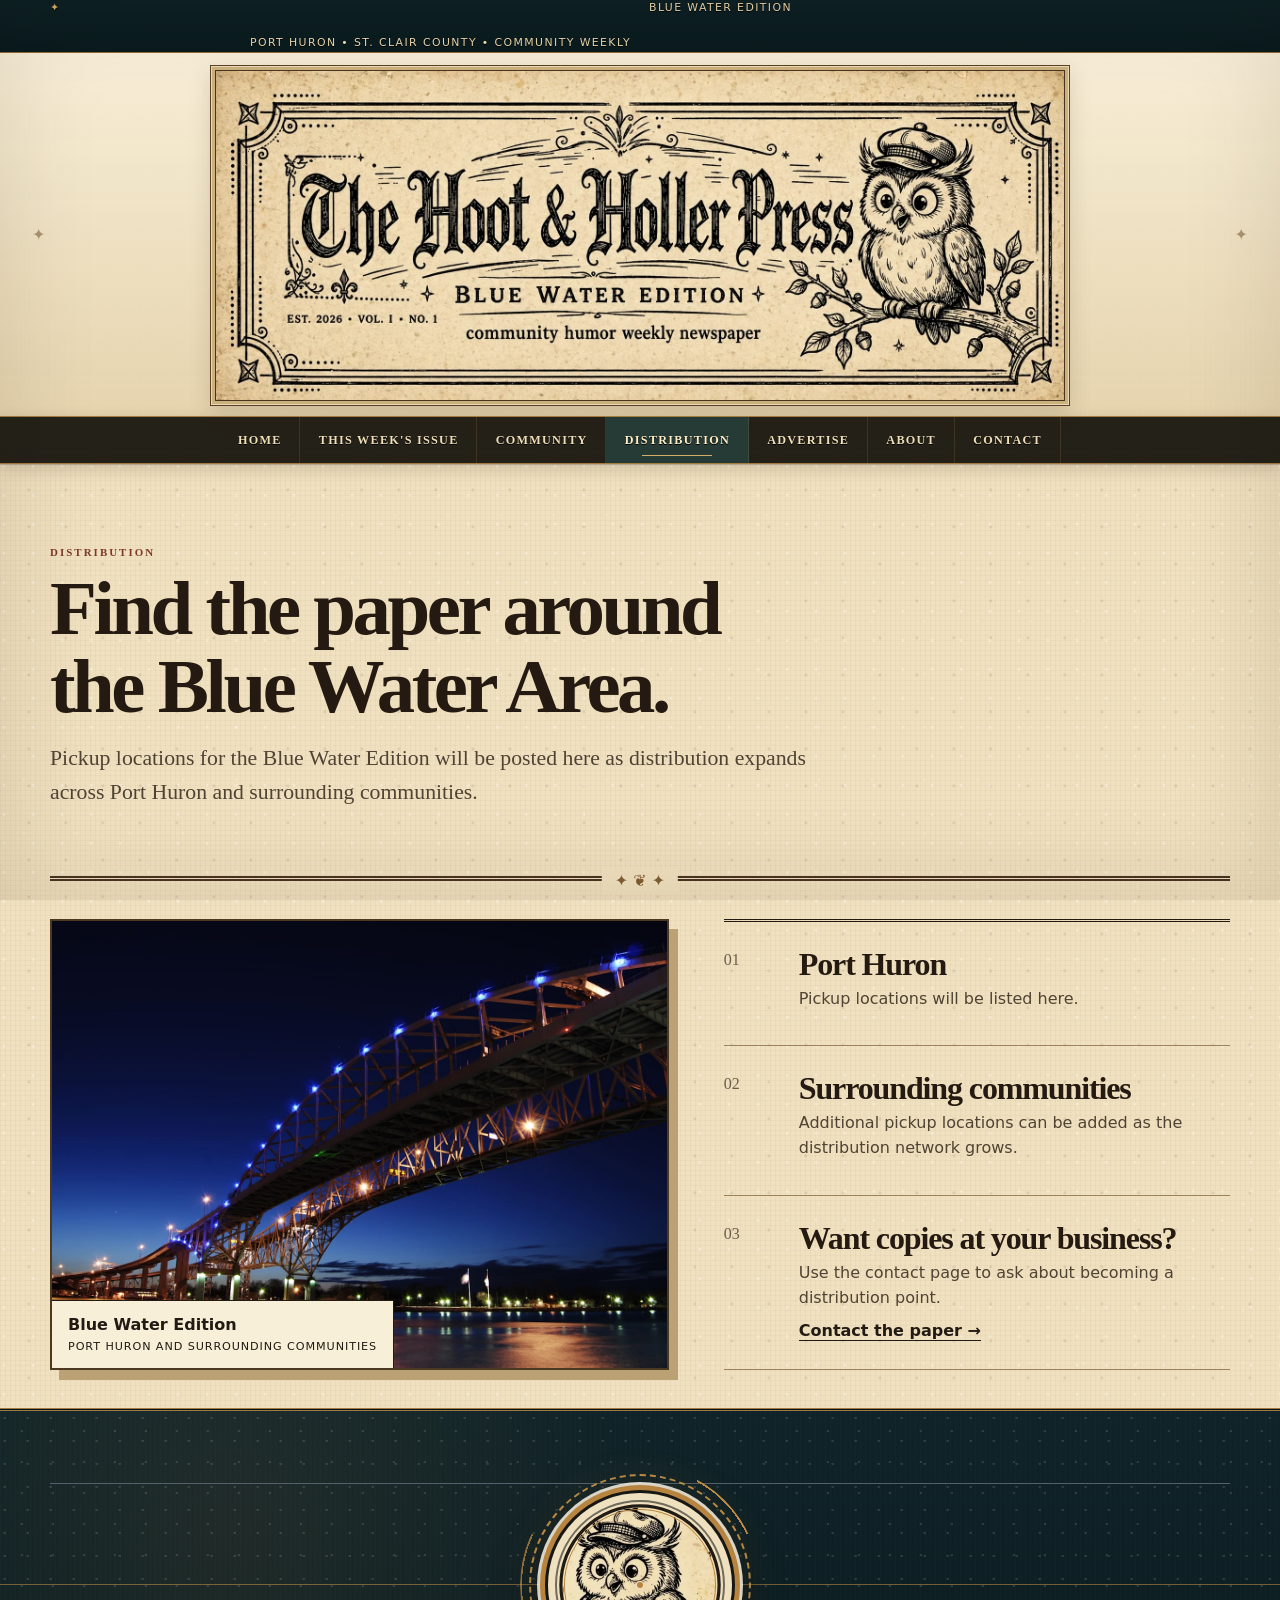
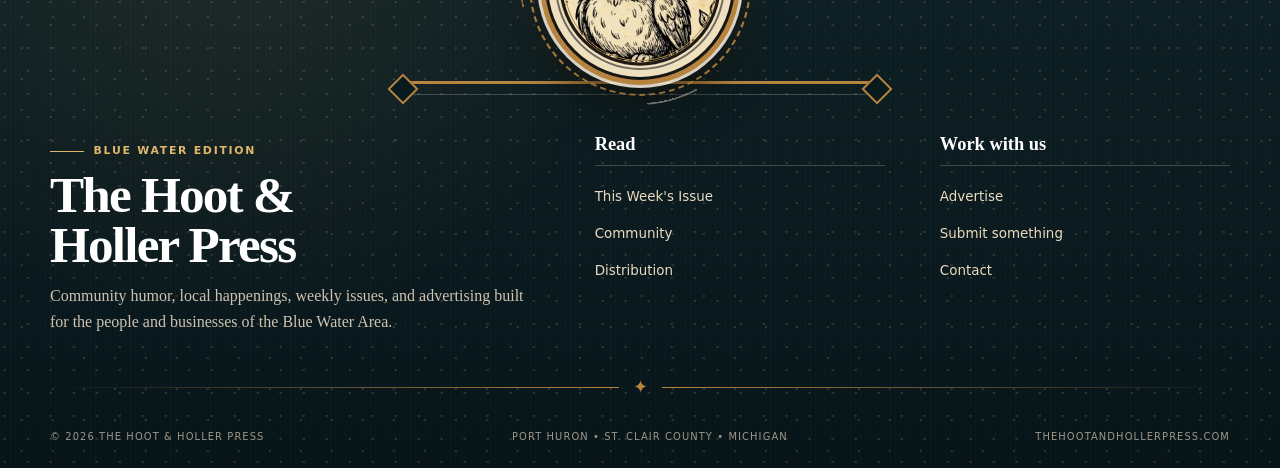
<file: distribution.html>
<!doctype html><html lang="en"><head><meta charset="utf-8"><meta name="viewport" content="width=device-width,initial-scale=1"><meta name="description" content="Find The Hoot & Holler Press around Port Huron and the Blue Water Area."><meta name="theme-color" content="#19150f"><title>Distribution | The Hoot & Holler Press</title><link rel="stylesheet" href="style.css"><link rel="icon" type="image/png" href="/favicon-96x96.png" sizes="96x96"><link rel="icon" type="image/svg+xml" href="/favicon.svg"><link rel="shortcut icon" href="/favicon.ico"><link rel="apple-touch-icon" sizes="180x180" href="/apple-touch-icon.png"><link rel="manifest" href="/site.webmanifest"><link rel="canonical" href="https://thehootandhollerpress.com/distribution.html"></head><body class="distribution-page"><a class="skip-link" href="#main">Skip to content</a>
<div class="utility-bar"><div class="shell utility-inner"><span>BLUE WATER EDITION</span><span>PORT HURON • ST. CLAIR COUNTY • COMMUNITY WEEKLY</span></div></div>
<header class="site-header">
  <div class="shell masthead-shell"><a href="/" class="masthead-link"><img src="images/hoot-holler-masthead.webp" alt="The Hoot &amp; Holler Press — Blue Water Edition"></a></div>
  <div class="nav-wrap"><div class="shell nav-inner">
    <button class="nav-toggle" type="button" aria-expanded="false" aria-controls="site-nav">Menu</button>
    <nav id="site-nav" class="site-nav" aria-label="Primary navigation">
      <a href="/">Home</a><a href="issue.html">This Week's Issue</a><a href="community.html">Community</a><a href="distribution.html">Distribution</a><a href="advertise.html">Advertise</a><a href="about.html">About</a><a href="contact.html">Contact</a>
    </nav>
  </div></div>
</header><main id="main">
<section class="shell page-intro"><span class="section-kicker">Distribution</span><h1>Find the paper around the Blue Water Area.</h1><p>Pickup locations for the Blue Water Edition will be posted here as distribution expands across Port Huron and surrounding communities.</p></section>
<section class="shell distribution-layout section-tight">
  <div class="distribution-map"><img src="images/editorial/blue-water-bridge-night.jpg" alt="Blue Water Bridge at night in Port Huron, Michigan" loading="lazy"><div class="map-caption"><strong>Blue Water Edition</strong><span>Port Huron and surrounding communities</span></div></div>
  <div class="distribution-list"><div class="distribution-city"><span>01</span><div><h2>Port Huron</h2><p>Pickup locations will be listed here.</p></div></div><div class="distribution-city"><span>02</span><div><h2>Surrounding communities</h2><p>Additional pickup locations can be added as the distribution network grows.</p></div></div><div class="distribution-city"><span>03</span><div><h2>Want copies at your business?</h2><p>Use the contact page to ask about becoming a distribution point.</p><a href="contact.html">Contact the paper →</a></div></div></div>
</section>
</main><footer class="site-footer">
  <div class="shell footer-ad"><a class="ad-link" href="advertise.html" data-ad-slot="footer-strip"><span class="ad-label">Advertisement</span><span class="ad-fallback"><strong>AD SPACE AVAILABLE</strong><small>Site-wide footer placement</small></span><img src="images/ads/footer-strip.webp" alt="Advertising space available in The Hoot &amp; Holler Press"></a></div>

  <div class="footer-main">
    <button class="footer-owl-stage" type="button" aria-label="Make the Hoot & Holler owl hoot">
      <span class="footer-owl-glow" aria-hidden="true"></span>
      <span class="footer-owl-spin-ring" aria-hidden="true"></span>
      <span class="footer-owl-spin-ring footer-owl-spin-ring-outer" aria-hidden="true"></span>
      <span class="footer-orbit-dot footer-orbit-dot-a" aria-hidden="true"></span>
      <span class="footer-orbit-dot footer-orbit-dot-b" aria-hidden="true"></span>
      <span class="footer-owl-tilt">
        <span class="footer-owl-badge">
          <img class="footer-owl-image" src="images/editorial/owl-mark.svg" alt="">
        </span>
      </span>
      <span class="footer-hoot" aria-hidden="true">HOOT!</span>
    </button>

    <div class="footer-perch" aria-hidden="true"></div>

    <div class="shell footer-grid footer-grid-animated">
      <div class="footer-brand">
        <span class="footer-kicker">Blue Water Edition</span>
        <h2>The Hoot &amp; Holler Press</h2>
        <p>Community humor, local happenings, weekly issues, and advertising built for the people and businesses of the Blue Water Area.</p>
      </div>
      <nav class="footer-col" aria-label="Read">
        <h3>Read</h3>
        <a href="issue.html">This Week's Issue</a>
        <a href="community.html">Community</a>
        <a href="distribution.html">Distribution</a>
      </nav>
      <nav class="footer-col" aria-label="Work with us">
        <h3>Work with us</h3>
        <a href="advertise.html">Advertise</a>
        <a href="contact.html">Submit something</a>
        <a href="contact.html">Contact</a>
      </nav>
    </div>

    <div class="shell footer-rule" aria-hidden="true"><span>✦</span></div>

    <div class="shell footer-bottom">
      <span>© <span data-year>2026</span> The Hoot &amp; Holler Press</span>
      <span>Port Huron • St. Clair County • Michigan</span>
      <span>thehootandhollerpress.com</span>
    </div>
  </div>
</footer><script src="script.js"></script></body></html>
</file>
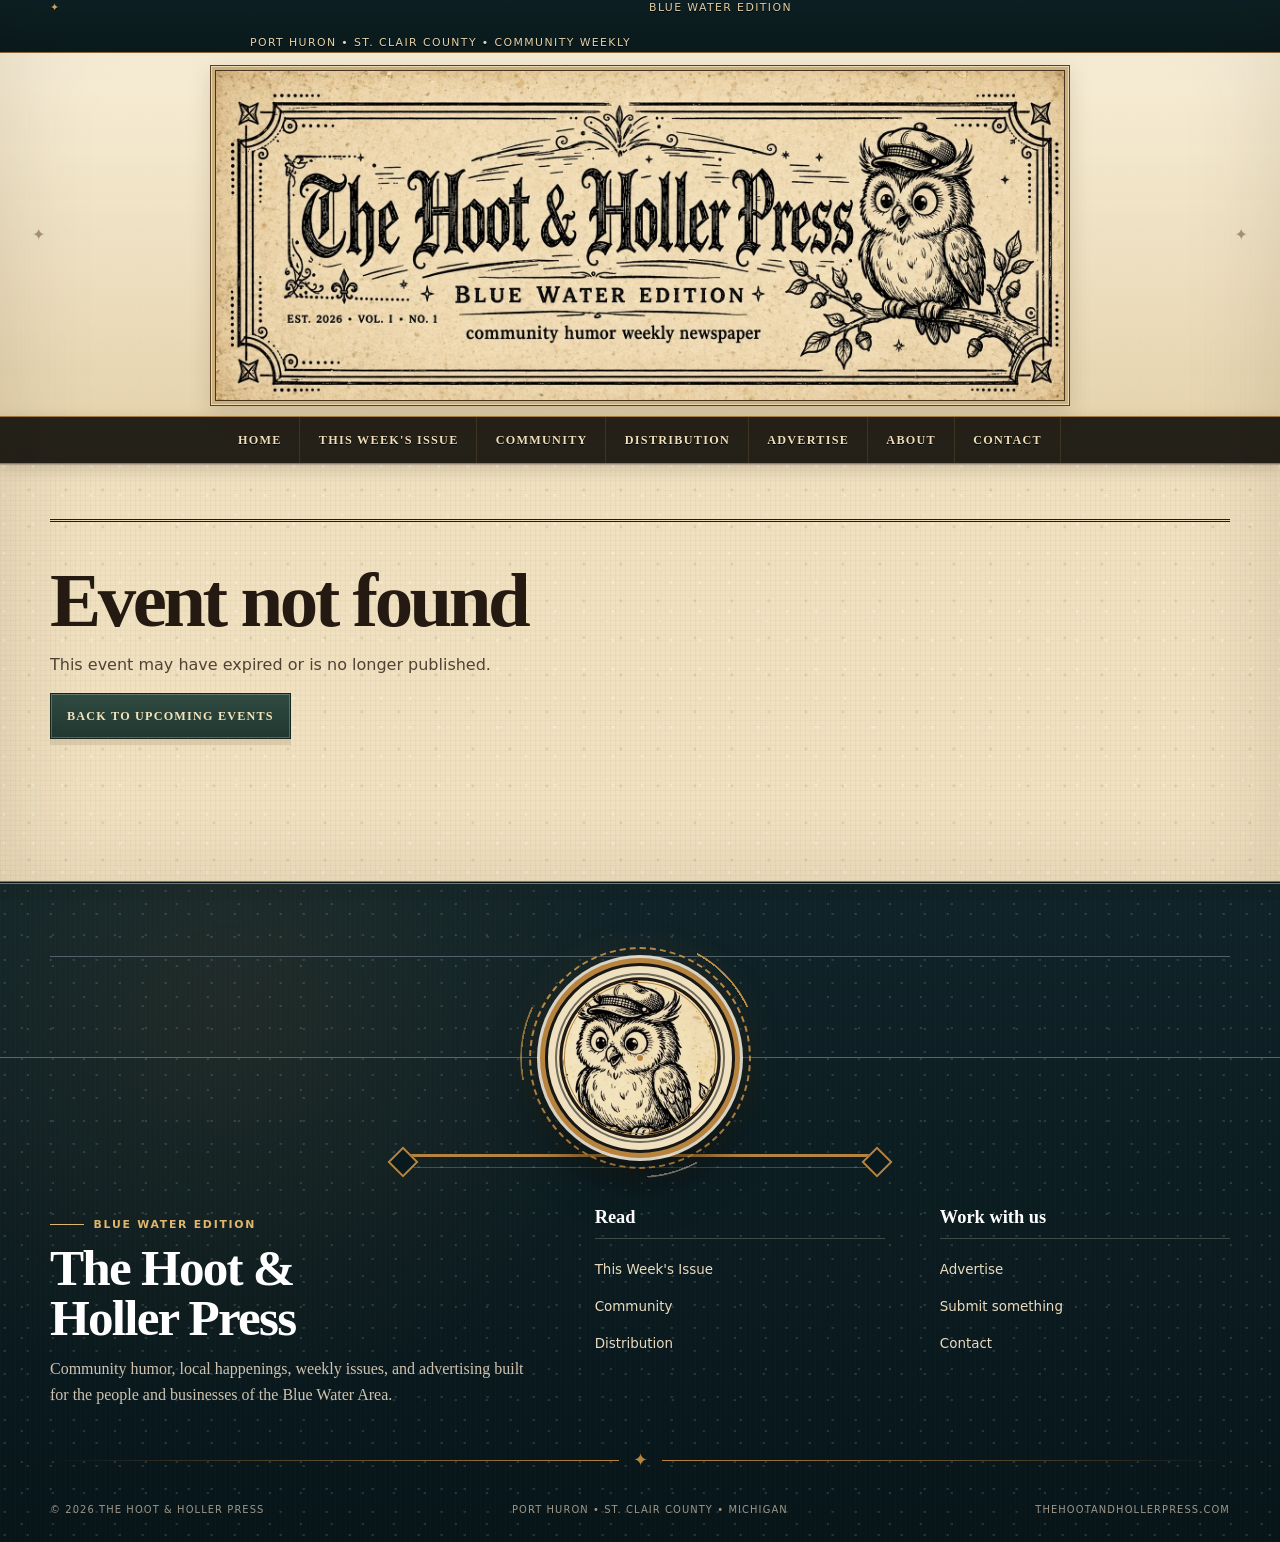
<file: event.html>
<!doctype html><html lang="en"><head><meta charset="utf-8"><meta name="viewport" content="width=device-width,initial-scale=1"><meta name="description" content="Event details from The Hoot & Holler Press — Blue Water Edition."><meta name="robots" content="noindex,follow"><meta name="theme-color" content="#102b3e"><title>Event Details | The Hoot & Holler Press</title><link rel="stylesheet" href="style.css"><link rel="icon" type="image/png" href="/favicon-96x96.png" sizes="96x96"><link rel="icon" type="image/svg+xml" href="/favicon.svg"><link rel="shortcut icon" href="/favicon.ico"><link rel="apple-touch-icon" sizes="180x180" href="/apple-touch-icon.png"><link rel="manifest" href="/site.webmanifest"></head><body class="event-page"><a class="skip-link" href="#main">Skip to content</a>
<div class="utility-bar"><div class="shell utility-inner"><span>BLUE WATER EDITION</span><span>PORT HURON • ST. CLAIR COUNTY • COMMUNITY WEEKLY</span></div></div>
<header class="site-header">
  <div class="shell masthead-shell"><a href="/" class="masthead-link"><img src="images/hoot-holler-masthead.webp" alt="The Hoot &amp; Holler Press — Blue Water Edition"></a></div>
  <div class="nav-wrap"><div class="shell nav-inner">
    <button class="nav-toggle" type="button" aria-expanded="false" aria-controls="site-nav">Menu</button>
    <nav id="site-nav" class="site-nav" aria-label="Primary navigation">
      <a href="/">Home</a><a href="issue.html">This Week's Issue</a><a href="community.html">Community</a><a href="distribution.html">Distribution</a><a href="advertise.html">Advertise</a><a href="about.html">About</a><a href="contact.html">Contact</a>
    </nav>
  </div></div>
</header><main id="main">
<section class="shell event-detail-section">
  <div data-event-detail>
    <p class="events-empty-public">Loading event…</p>
  </div>
</section>
</main><footer class="site-footer">
  <div class="shell footer-ad"><a class="ad-link" href="advertise.html" data-ad-slot="footer-strip"><span class="ad-label">Advertisement</span><span class="ad-fallback"><strong>AD SPACE AVAILABLE</strong><small>Site-wide footer placement</small></span><img src="images/ads/footer-strip.webp" alt="Advertising space available in The Hoot &amp; Holler Press"></a></div>

  <div class="footer-main">
    <button class="footer-owl-stage" type="button" aria-label="Make the Hoot & Holler owl hoot">
      <span class="footer-owl-glow" aria-hidden="true"></span>
      <span class="footer-owl-spin-ring" aria-hidden="true"></span>
      <span class="footer-owl-spin-ring footer-owl-spin-ring-outer" aria-hidden="true"></span>
      <span class="footer-orbit-dot footer-orbit-dot-a" aria-hidden="true"></span>
      <span class="footer-orbit-dot footer-orbit-dot-b" aria-hidden="true"></span>
      <span class="footer-owl-tilt">
        <span class="footer-owl-badge">
          <img class="footer-owl-image" src="images/editorial/owl-mark.svg" alt="">
        </span>
      </span>
      <span class="footer-hoot" aria-hidden="true">HOOT!</span>
    </button>

    <div class="footer-perch" aria-hidden="true"></div>

    <div class="shell footer-grid footer-grid-animated">
      <div class="footer-brand">
        <span class="footer-kicker">Blue Water Edition</span>
        <h2>The Hoot &amp; Holler Press</h2>
        <p>Community humor, local happenings, weekly issues, and advertising built for the people and businesses of the Blue Water Area.</p>
      </div>
      <nav class="footer-col" aria-label="Read">
        <h3>Read</h3>
        <a href="issue.html">This Week's Issue</a>
        <a href="community.html">Community</a>
        <a href="distribution.html">Distribution</a>
      </nav>
      <nav class="footer-col" aria-label="Work with us">
        <h3>Work with us</h3>
        <a href="advertise.html">Advertise</a>
        <a href="contact.html">Submit something</a>
        <a href="contact.html">Contact</a>
      </nav>
    </div>

    <div class="shell footer-rule" aria-hidden="true"><span>✦</span></div>

    <div class="shell footer-bottom">
      <span>© <span data-year>2026</span> The Hoot &amp; Holler Press</span>
      <span>Port Huron • St. Clair County • Michigan</span>
      <span>thehootandhollerpress.com</span>
    </div>
  </div>
</footer><script src="script.js"></script></body></html>
</file>
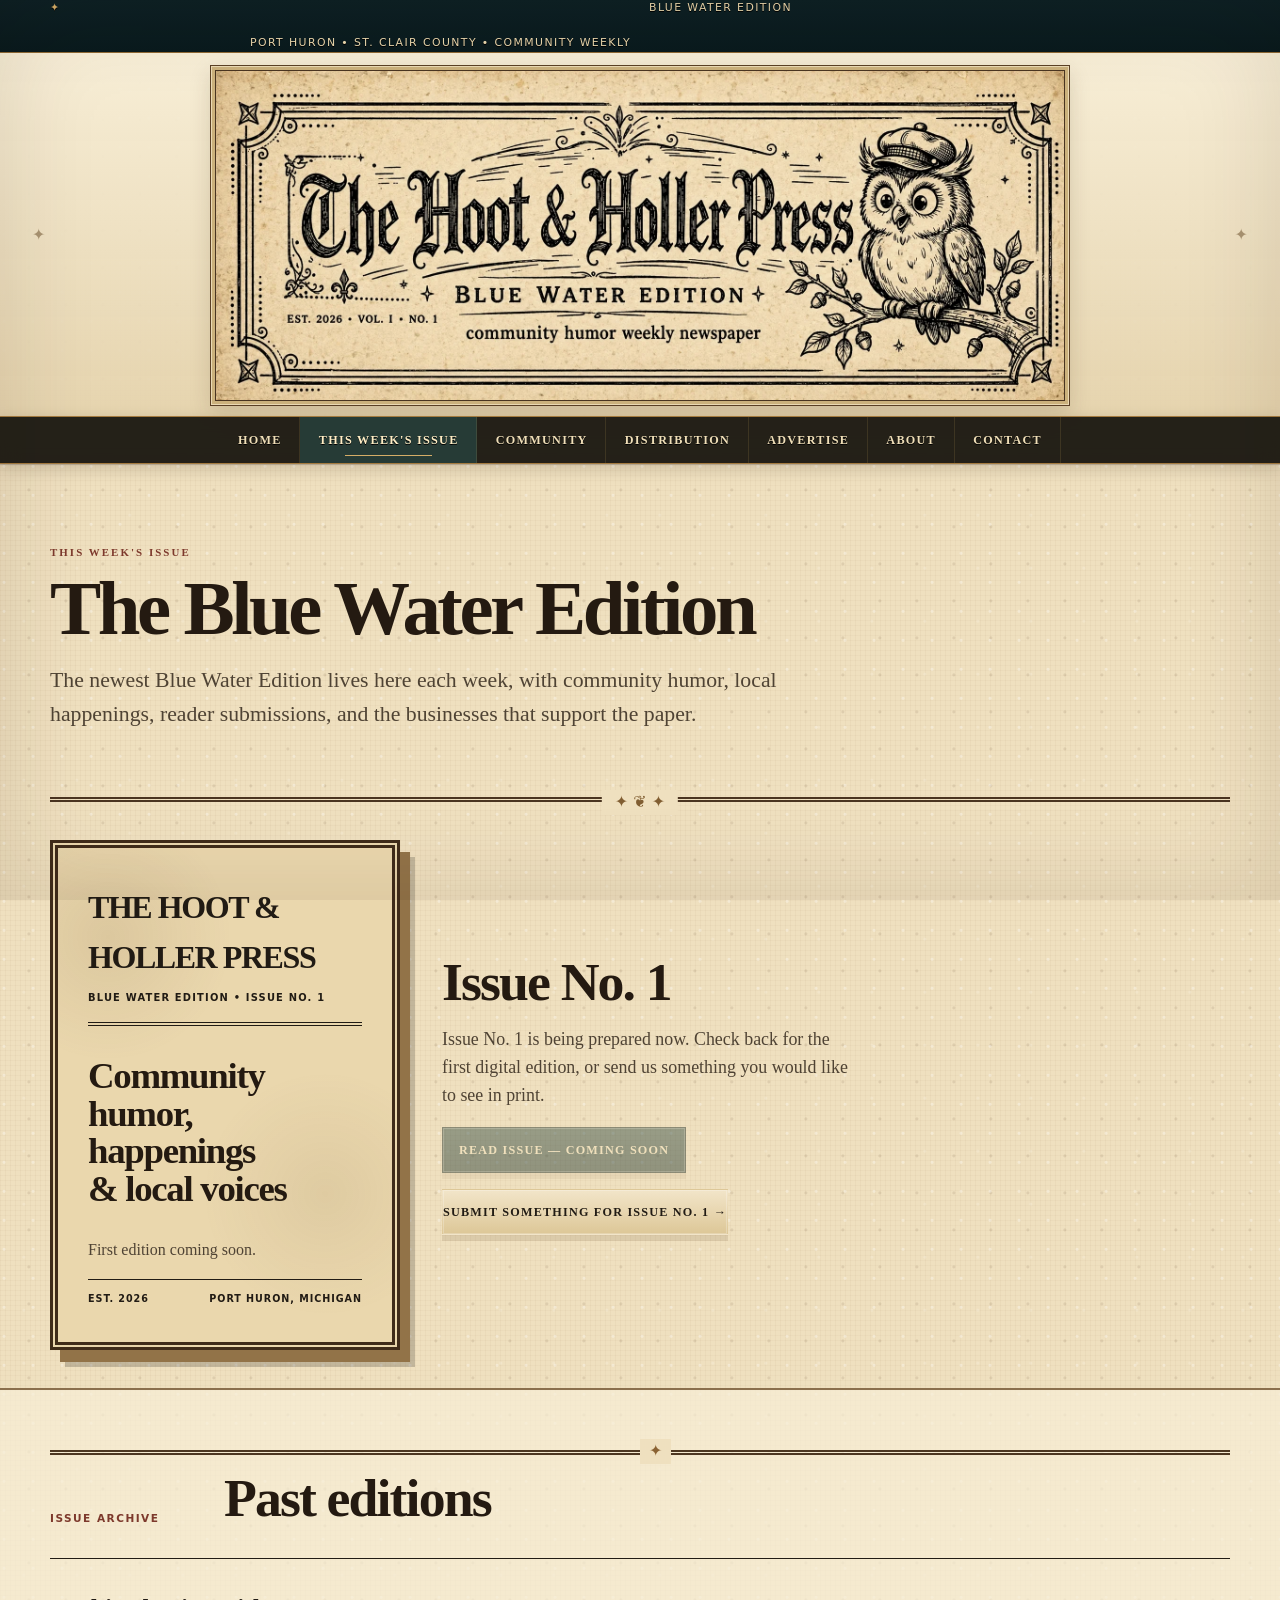
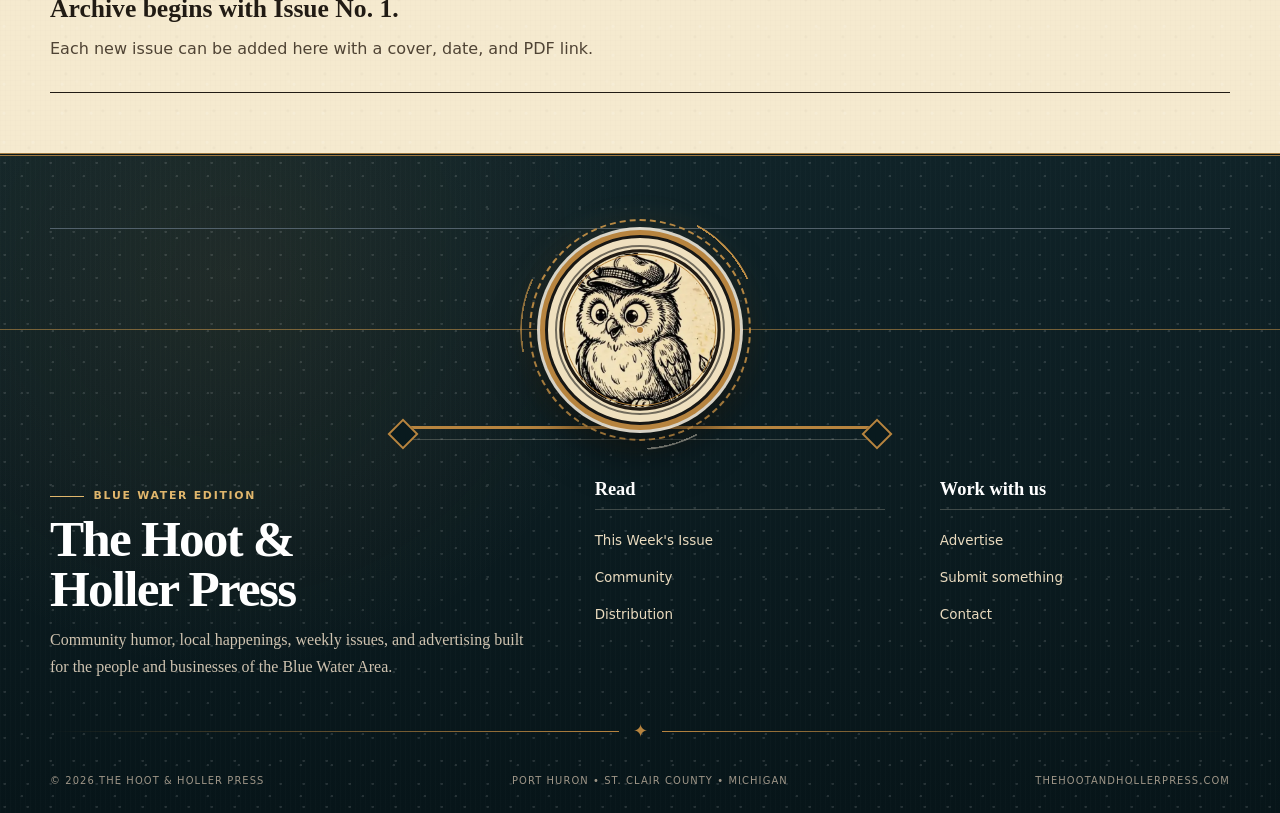
<file: issue.html>
<!doctype html><html lang="en"><head><meta charset="utf-8"><meta name="viewport" content="width=device-width,initial-scale=1"><meta name="description" content="Read the current Blue Water Edition of The Hoot & Holler Press and browse past issues."><meta name="theme-color" content="#19150f"><title>This Week's Issue | The Hoot & Holler Press</title><link rel="stylesheet" href="style.css"><link rel="icon" type="image/png" href="/favicon-96x96.png" sizes="96x96"><link rel="icon" type="image/svg+xml" href="/favicon.svg"><link rel="shortcut icon" href="/favicon.ico"><link rel="apple-touch-icon" sizes="180x180" href="/apple-touch-icon.png"><link rel="manifest" href="/site.webmanifest"><link rel="canonical" href="https://thehootandhollerpress.com/issue.html"></head><body class="issue-page"><a class="skip-link" href="#main">Skip to content</a>
<div class="utility-bar"><div class="shell utility-inner"><span>BLUE WATER EDITION</span><span>PORT HURON • ST. CLAIR COUNTY • COMMUNITY WEEKLY</span></div></div>
<header class="site-header">
  <div class="shell masthead-shell"><a href="/" class="masthead-link"><img src="images/hoot-holler-masthead.webp" alt="The Hoot &amp; Holler Press — Blue Water Edition"></a></div>
  <div class="nav-wrap"><div class="shell nav-inner">
    <button class="nav-toggle" type="button" aria-expanded="false" aria-controls="site-nav">Menu</button>
    <nav id="site-nav" class="site-nav" aria-label="Primary navigation">
      <a href="/">Home</a><a href="issue.html">This Week's Issue</a><a href="community.html">Community</a><a href="distribution.html">Distribution</a><a href="advertise.html">Advertise</a><a href="about.html">About</a><a href="contact.html">Contact</a>
    </nav>
  </div></div>
</header><main id="main">
<section class="shell page-intro"><span class="section-kicker">This week's issue</span><h1>The Blue Water Edition</h1><p>The newest Blue Water Edition lives here each week, with community humor, local happenings, reader submissions, and the businesses that support the paper.</p></section>
<section class="shell issue-page-grid section-tight">
  <div class="issue-reader">
    <div class="issue-cover-large"><span>THE HOOT &amp; HOLLER PRESS</span><small>BLUE WATER EDITION • ISSUE NO. 1</small><div class="cover-rule"></div><h2>Community humor, happenings &amp; local voices</h2><p>First edition coming soon.</p><div class="cover-footer"><span>EST. 2026</span><span>PORT HURON, MICHIGAN</span></div></div>
    <div class="issue-reader-copy"><h2>Issue No. 1</h2><p>Issue No. 1 is being prepared now. Check back for the first digital edition, or send us something you would like to see in print.</p><div class="issue-buttons"><a class="btn solid disabled" aria-disabled="true" href="#">Read issue — coming soon</a><a class="btn text" href="contact.html">Submit something for Issue No. 1 →</a></div></div>
  </div>
  <aside class="issue-side"><a class="ad-link tall-ad" href="advertise.html" data-ad-slot="issue-sidebar"><span class="ad-label">Advertisement</span><span class="ad-fallback"><strong>AD SPACE AVAILABLE</strong><small>Current issue sponsor placement</small></span><picture><source media="(max-width: 720px)" srcset="images/ads/issue-sidebar-mobile.webp"><img src="images/ads/issue-sidebar.webp" alt="Issue sponsor advertising placement"></picture></a></aside>
</section>
<section class="archive-section"><div class="shell"><div class="section-head"><span>Issue archive</span><h2>Past editions</h2></div><div class="archive-empty"><strong>Archive begins with Issue No. 1.</strong><p>Each new issue can be added here with a cover, date, and PDF link.</p></div></div></section>
</main><footer class="site-footer">
  <div class="shell footer-ad"><a class="ad-link" href="advertise.html" data-ad-slot="footer-strip"><span class="ad-label">Advertisement</span><span class="ad-fallback"><strong>AD SPACE AVAILABLE</strong><small>Site-wide footer placement</small></span><img src="images/ads/footer-strip.webp" alt="Advertising space available in The Hoot &amp; Holler Press"></a></div>

  <div class="footer-main">
    <button class="footer-owl-stage" type="button" aria-label="Make the Hoot & Holler owl hoot">
      <span class="footer-owl-glow" aria-hidden="true"></span>
      <span class="footer-owl-spin-ring" aria-hidden="true"></span>
      <span class="footer-owl-spin-ring footer-owl-spin-ring-outer" aria-hidden="true"></span>
      <span class="footer-orbit-dot footer-orbit-dot-a" aria-hidden="true"></span>
      <span class="footer-orbit-dot footer-orbit-dot-b" aria-hidden="true"></span>
      <span class="footer-owl-tilt">
        <span class="footer-owl-badge">
          <img class="footer-owl-image" src="images/editorial/owl-mark.svg" alt="">
        </span>
      </span>
      <span class="footer-hoot" aria-hidden="true">HOOT!</span>
    </button>

    <div class="footer-perch" aria-hidden="true"></div>

    <div class="shell footer-grid footer-grid-animated">
      <div class="footer-brand">
        <span class="footer-kicker">Blue Water Edition</span>
        <h2>The Hoot &amp; Holler Press</h2>
        <p>Community humor, local happenings, weekly issues, and advertising built for the people and businesses of the Blue Water Area.</p>
      </div>
      <nav class="footer-col" aria-label="Read">
        <h3>Read</h3>
        <a href="issue.html">This Week's Issue</a>
        <a href="community.html">Community</a>
        <a href="distribution.html">Distribution</a>
      </nav>
      <nav class="footer-col" aria-label="Work with us">
        <h3>Work with us</h3>
        <a href="advertise.html">Advertise</a>
        <a href="contact.html">Submit something</a>
        <a href="contact.html">Contact</a>
      </nav>
    </div>

    <div class="shell footer-rule" aria-hidden="true"><span>✦</span></div>

    <div class="shell footer-bottom">
      <span>© <span data-year>2026</span> The Hoot &amp; Holler Press</span>
      <span>Port Huron • St. Clair County • Michigan</span>
      <span>thehootandhollerpress.com</span>
    </div>
  </div>
</footer><script src="script.js"></script></body></html>
</file>
<file: style.css>
:root{--paper:#f4eddf;--paper-deep:#e7dcc7;--paper-light:#fbf7ef;--ink:#171715;--navy:#102b3e;--navy-2:#0a1d2a;--rust:#8a3f2b;--gold:#d29a4a;--muted:#6f665a;--rule:#b8aa94;--serif:"Iowan Old Style","Palatino Linotype",Palatino,"Book Antiqua",Georgia,serif;--sans:Inter,ui-sans-serif,system-ui,-apple-system,"Segoe UI",sans-serif;--shadow:0 18px 50px rgba(33,24,16,.10)}*{box-sizing:border-box}html{scroll-behavior:smooth}body{margin:0;background:var(--paper);color:var(--ink);font-family:var(--sans);line-height:1.55}img{max-width:100%;display:block}a{color:inherit;text-decoration:none}button,input,select,textarea{font:inherit}.shell{width:min(1180px,calc(100% - 40px));margin-inline:auto}.skip-link{position:fixed;z-index:999;top:8px;left:8px;transform:translateY(-160%);background:#fff;padding:.6rem .8rem}.skip-link:focus{transform:none}.utility-bar{background:var(--navy-2);color:#f7eddc;font-size:.68rem;letter-spacing:.13em;text-transform:uppercase}.utility-inner{display:grid;grid-template-columns:1fr 1.5fr 1fr;align-items:center;min-height:38px}.utility-inner span:nth-child(2){text-align:center}.utility-inner a{text-align:right;color:#efd59f;font-weight:800}.site-header{background:var(--paper)}.masthead-shell{padding:22px 0 18px}.masthead-link img{width:100%;border:1px solid rgba(23,23,21,.22);box-shadow:0 6px 18px rgba(32,20,8,.07)}.nav-wrap{border-block:1px solid var(--ink);background:rgba(244,237,223,.97);position:sticky;top:0;z-index:40;backdrop-filter:blur(9px)}.nav-inner{position:relative}.site-nav{display:flex;justify-content:center;gap:0}.site-nav a{padding:.82rem 1.1rem;font-size:.76rem;font-weight:900;text-transform:uppercase;letter-spacing:.08em;border-inline-start:1px solid transparent}.site-nav a:hover,.site-nav a[aria-current="page"]{background:var(--navy);color:#fff}.nav-toggle{display:none;background:none;border:0;padding:.85rem 0;font-weight:900;text-transform:uppercase;letter-spacing:.1em}.section{padding:74px 0}.section-tight{padding:38px 0}.section-kicker,.small-cap,.rail-kicker,.section-tag,.brief-type{font-size:.68rem;font-weight:900;letter-spacing:.16em;text-transform:uppercase;color:var(--rust)}h1,h2,h3,p{margin-top:0}h1,h2,h3{font-family:var(--serif);font-weight:700;line-height:1.02}h1{font-size:clamp(3rem,6vw,6.2rem);letter-spacing:-.045em}h2{font-size:clamp(2.2rem,4.2vw,4.3rem);letter-spacing:-.035em}h3{font-size:clamp(1.35rem,2.2vw,2.25rem)}p{color:#4b443b}.btn{display:inline-flex;align-items:center;justify-content:center;min-height:46px;padding:.72rem 1rem;border:1px solid var(--ink);font-size:.76rem;font-weight:900;letter-spacing:.08em;text-transform:uppercase;transition:.2s}.btn:hover{transform:translateY(-2px)}.btn.solid{background:var(--navy);border-color:var(--navy);color:#fff}.btn.text{border-color:transparent;padding-inline:0}.btn.outline-light{border-color:#f4ead7;color:#f4ead7}.btn.disabled{opacity:.45;pointer-events:none}.ad-link{display:block;position:relative}.ad-link img{width:100%;height:auto}.ad-label{position:absolute;z-index:2;left:0;top:0;background:rgba(244,237,223,.92);color:#40382f;padding:.25rem .42rem;font-size:.56rem;font-weight:900;letter-spacing:.12em;text-transform:uppercase;border-right:1px solid var(--ink);border-bottom:1px solid var(--ink)}.home-leaderboard{border-bottom:1px solid var(--rule)}.ad-leaderboard img{aspect-ratio:1200/260;object-fit:cover}.lead-grid{display:grid;grid-template-columns:.8fr 1.2fr;gap:54px;align-items:center;border-bottom:3px double var(--ink)}.lead-story{padding-right:30px}.lead-story h1{margin:.55rem 0 1.2rem;font-size:clamp(3.6rem,6vw,6.4rem)}.lead-deck{font-family:var(--serif);font-size:clamp(1.2rem,1.8vw,1.5rem);line-height:1.42}.lead-actions{display:flex;gap:1rem;align-items:center;flex-wrap:wrap;margin-top:1.7rem}.lead-art{margin:0;background:var(--navy);border:1px solid var(--ink);box-shadow:20px 22px 0 rgba(57,44,30,.08)}.lead-art img{aspect-ratio:16/9;object-fit:cover}.lead-art figcaption{padding:.55rem .7rem;background:var(--paper-light);font-size:.62rem;font-weight:900;letter-spacing:.13em;text-transform:uppercase;border-top:1px solid var(--ink)}.issue-band{background:var(--navy);color:#f6ead4;padding:56px 0;border-block:1px solid var(--navy-2)}.issue-band-grid{display:grid;grid-template-columns:280px 1fr 290px;gap:45px;align-items:center}.issue-cover-mini{background:#e8dcc6;color:var(--ink);border:6px double var(--ink);padding:24px;min-height:335px;display:flex;flex-direction:column;justify-content:center;box-shadow:12px 14px 0 rgba(0,0,0,.2)}.issue-cover-mini strong{font-family:var(--serif);font-size:2.15rem;line-height:.92;margin:.8rem 0}.issue-cover-mini em{font-family:var(--serif);font-size:.95rem}.issue-eyebrow{font-size:.58rem;letter-spacing:.12em;text-transform:uppercase;font-weight:900}.issue-rule{display:block;border-top:3px double var(--ink);margin:.7rem 0}.issue-band-copy h2{color:#f5ead7;margin:.45rem 0 1rem}.issue-band-copy p{color:#d7ccba;font-family:var(--serif);font-size:1.14rem}.issue-note{border-left:1px solid #718495;padding-left:28px}.issue-note strong{font-family:var(--serif);font-size:1.4rem}.issue-note ul{padding-left:1rem;color:#d9ceba}.content-rail{display:grid;grid-template-columns:minmax(0,1fr) 330px;gap:48px}.section-head{display:grid;grid-template-columns:150px 1fr auto;align-items:end;gap:1.5rem;border-top:3px double var(--ink);padding-top:1rem;margin-bottom:2rem}.section-head>span{font-size:.66rem;font-weight:900;letter-spacing:.14em;text-transform:uppercase;color:var(--rust)}.section-head h2{margin:0}.section-head>a{font-size:.68rem;font-weight:900;text-transform:uppercase;letter-spacing:.08em;border-bottom:1px solid currentColor}.brief-grid{display:grid;grid-template-columns:1.15fr .85fr;gap:0;border-top:1px solid var(--ink)}.brief{padding:24px 25px 24px 0;border-bottom:1px solid var(--rule)}.brief:nth-child(2),.brief:nth-child(3){padding-left:25px;border-left:1px solid var(--rule)}.lead-brief{grid-row:span 2}.brief h3{margin:.55rem 0 .8rem}.brief p{font-family:var(--serif)}.brief a{font-size:.7rem;text-transform:uppercase;font-weight:900;letter-spacing:.08em;border-bottom:1px solid}.inline-ad{margin:42px 0;border-block:1px solid var(--ink);padding-block:10px}.inline-ad img{aspect-ratio:1200/210;object-fit:cover}.section-head-lower{grid-template-columns:150px 1fr}.fun-grid{display:grid;grid-template-columns:1fr 1fr;border-top:1px solid var(--ink);border-bottom:1px solid var(--ink)}.trivia-sheet,.hoot-week{padding:28px}.trivia-sheet{padding-left:0}.hoot-week{border-left:1px solid var(--rule);padding-right:0}.trivia-sheet ol{font-family:var(--serif);font-size:1.06rem;padding-left:1.25rem}.reveal-answer{background:none;border:0;border-bottom:1px solid;padding:.15rem 0;font-weight:900;text-transform:uppercase;font-size:.66rem;letter-spacing:.1em;cursor:pointer}.answers{margin-top:1rem;padding:1rem;background:var(--paper-deep);border-left:4px solid var(--rust)}.answers p{margin:.25rem 0}.hoot-week h3{margin:.55rem 0 .9rem}.hoot-copy{font-family:var(--serif);font-size:1.12rem;line-height:1.55;margin-bottom:1.2rem}.hoot-submit{display:block;width:max-content;margin-top:1.1rem;font-size:.7rem;text-transform:uppercase;font-weight:900;letter-spacing:.08em;border-bottom:1px solid currentColor}.right-rail{border-left:1px solid var(--rule);padding-left:26px}.rail-ad{margin-bottom:32px}.rail-ad img{aspect-ratio:420/350;object-fit:cover}.rail-section{border-block:3px double var(--ink);padding:20px 0 24px;margin-bottom:32px}.rail-section h3{margin:.4rem 0 1rem}.rail-section a{display:block;padding:.65rem 0;border-bottom:1px solid var(--rule);font-size:.78rem;font-weight:800}.paper-break{background:var(--paper-deep);border-block:1px solid var(--rule);padding:60px 0}.paper-break-grid{display:grid;grid-template-columns:1.2fr 1fr auto;gap:48px;align-items:end}.paper-break-grid h2{margin:.5rem 0 0}.paper-break-grid p{font-family:var(--serif);font-size:1.1rem;margin:0}.page-intro{padding:74px 0 44px;border-bottom:3px double var(--ink)}.page-intro h1{max-width:950px;margin:.4rem 0 1rem}.page-intro>p{font-family:var(--serif);font-size:clamp(1.15rem,1.7vw,1.45rem);max-width:760px}.issue-page-grid{display:grid;grid-template-columns:minmax(0,1fr) 330px;gap:50px}.issue-reader{display:grid;grid-template-columns:350px 1fr;gap:42px;align-items:center}.issue-cover-large{background:#e6d7bd;border:8px double var(--ink);padding:35px 30px;min-height:510px;box-shadow:18px 20px 0 rgba(46,34,23,.09);display:flex;flex-direction:column}.issue-cover-large>span{font-family:var(--serif);font-size:2rem;font-weight:900}.issue-cover-large small{font-size:.62rem;letter-spacing:.12em;font-weight:900;margin-top:.5rem}.cover-rule{border-top:4px double var(--ink);margin:1rem 0}.issue-cover-large h2{font-size:2.3rem;margin-top:auto}.issue-cover-large p{font-family:var(--serif)}.cover-footer{display:flex;justify-content:space-between;border-top:1px solid;padding-top:.8rem;font-size:.6rem;font-weight:900;letter-spacing:.1em}.issue-reader-copy h2{margin-bottom:1rem}.issue-reader-copy p{font-family:var(--serif);font-size:1.12rem}.issue-buttons{display:flex;gap:1rem;flex-wrap:wrap}.issue-side{border-left:1px solid var(--rule);padding-left:25px}.tall-ad img{aspect-ratio:420/560;object-fit:cover}.archive-section{background:var(--paper-light);border-top:1px solid var(--rule);padding:60px 0}.archive-empty{border-block:1px solid var(--ink);padding:30px 0}.archive-empty strong{font-family:var(--serif);font-size:1.6rem}.archive-empty p{margin:.5rem 0 0}.community-grid{display:grid;grid-template-columns:repeat(3,1fr);border-top:1px solid var(--ink);border-bottom:1px solid var(--ink)}.community-column{padding:30px}.community-column:first-child{padding-left:0}.community-column:last-child{padding-right:0}.community-column+ .community-column{border-left:1px solid var(--rule)}.community-column p{font-family:var(--serif);min-height:125px}.community-callout{background:var(--navy);color:#fff;padding:70px 0;text-align:center}.community-callout span{font-size:.65rem;letter-spacing:.15em;font-weight:900;color:#e2bd79}.community-callout h2{color:#fff;max-width:850px;margin:.5rem auto}.community-callout p{color:#d8cdbb}.community-callout a{display:inline-block;border-bottom:1px solid;color:#fff;font-size:.72rem;font-weight:900;text-transform:uppercase;letter-spacing:.1em}.distribution-layout{display:grid;grid-template-columns:1.1fr .9fr;gap:55px}.distribution-map{position:relative;background:var(--navy)}.distribution-map img{width:100%;height:100%;object-fit:cover;min-height:460px}.map-caption{position:absolute;left:0;bottom:0;background:var(--paper-light);border-top:1px solid;border-right:1px solid;padding:.8rem 1rem;display:grid}.map-caption span{font-size:.7rem;text-transform:uppercase;letter-spacing:.08em}.distribution-list{border-top:3px double var(--ink)}.distribution-city{display:grid;grid-template-columns:55px 1fr;gap:20px;padding:26px 0;border-bottom:1px solid var(--rule)}.distribution-city>span{font-family:var(--serif);font-size:1rem;color:var(--muted)}.distribution-city h2{font-size:2rem;margin-bottom:.4rem}.distribution-city p{margin-bottom:.5rem}.distribution-city a{font-weight:900;border-bottom:1px solid}.placement-map{display:grid;grid-template-columns:1.12fr .88fr;gap:55px;align-items:start}.placement-diagram{border:2px solid var(--ink);padding:14px;background:var(--paper-light)}.diagram-head,.diagram-content,.diagram-ad{display:grid;place-items:center;text-align:center;font-size:.65rem;font-weight:900;letter-spacing:.08em;text-transform:uppercase}.diagram-head{height:80px;border:1px solid var(--ink);font-family:var(--serif);font-size:1.5rem}.diagram-ad{background:#d9b16a;color:#211a12;border:1px solid var(--ink)}.diagram-ad.premium{height:70px;margin-top:10px}.diagram-columns{display:grid;grid-template-columns:1fr 155px;gap:10px;margin-top:10px}.diagram-columns>div{display:grid;gap:10px}.diagram-columns aside{display:grid;gap:10px}.diagram-content{height:125px;border:1px dashed var(--rule);background:#eee5d6}.diagram-content.tall{height:180px}.diagram-ad.wide{height:70px}.diagram-ad.side{height:175px}.diagram-ad.footer{height:55px;margin-top:10px}.placement-copy h2{margin:.45rem 0 1rem}.placement-copy>p{font-family:var(--serif);font-size:1.1rem}.placement-copy ol{list-style:none;padding:0;margin-top:1.5rem;border-top:1px solid var(--ink)}.placement-copy li{display:grid;grid-template-columns:190px 1fr;gap:18px;padding:14px 0;border-bottom:1px solid var(--rule)}.placement-copy li strong{font-family:var(--serif)}.placement-copy li span{font-size:.86rem;color:var(--muted)}.ad-process{background:var(--navy);color:#fff;padding:60px 0;margin-top:65px}.process-grid{display:grid;grid-template-columns:1.2fr repeat(3,.8fr);gap:30px}.process-grid h2{color:#fff;margin:.5rem 0}.process-step{border-left:1px solid #6e8190;padding-left:20px}.process-step>span{color:#d9b16a;font-family:var(--serif)}.process-step h3{color:#fff;font-size:1.45rem;margin:.5rem 0}.process-step p{color:#d6cbbb;font-size:.9rem}.spec-table{border-top:3px double var(--ink)}.spec-table>div{display:grid;grid-template-columns:1fr 180px 1fr;gap:20px;padding:16px 0;border-bottom:1px solid var(--rule)}.spec-table strong{font-family:var(--serif);font-size:1.15rem}.center-cta{text-align:center;margin-top:32px}.about-grid{display:grid;grid-template-columns:1fr 1fr;gap:60px}.about-big{border-top:3px double var(--ink);padding-top:20px}.about-big p{font-family:var(--serif);font-size:1.25rem}.about-list{border-top:1px solid var(--ink)}.about-list>div{display:grid;grid-template-columns:48px 1fr;gap:18px;padding:22px 0;border-bottom:1px solid var(--rule)}.about-list>div>span{font-family:var(--serif);color:var(--muted)}.about-list h3{font-size:1.7rem;margin-bottom:.5rem}.about-list p{grid-column:2;margin:0}.contact-grid{display:grid;grid-template-columns:1.25fr .75fr;gap:60px}.contact-form{display:grid;gap:18px;border-top:3px double var(--ink);padding-top:22px}.contact-form label{display:grid;gap:.4rem;font-size:.68rem;font-weight:900;letter-spacing:.1em;text-transform:uppercase}.contact-form input,.contact-form select,.contact-form textarea{width:100%;background:var(--paper-light);border:1px solid var(--ink);border-radius:0;padding:.8rem;color:var(--ink)}.contact-form textarea{resize:vertical}.contact-form .btn{width:max-content}.form-note{font-size:.78rem}.contact-side{border-left:1px solid var(--rule);padding-left:30px}.contact-side img{width:120px;border:1px solid}.contact-side h2{font-size:2.2rem;margin:1rem 0}.contact-side a{font-weight:900;border-bottom:1px solid}.contact-side hr{border:0;border-top:1px solid var(--rule);margin:1.7rem 0}.site-footer{background:var(--navy-2);color:#f4ead7;padding-top:38px}.footer-ad{padding-bottom:34px;border-bottom:1px solid #52616b}.footer-ad img{aspect-ratio:1200/150;object-fit:cover}.footer-grid{display:grid;grid-template-columns:2fr 1fr 1fr;gap:55px;padding:48px 0}.footer-grid h2,.footer-grid h3{color:#fff}.footer-grid p{color:#cfc3b0;max-width:530px}.footer-grid>div:not(:first-child){display:flex;flex-direction:column;gap:.6rem}.footer-grid a{color:#f0dfbf;font-size:.85rem}.footer-owl{width:75px;border-radius:50%;margin-bottom:1rem}.footer-bottom{display:flex;justify-content:space-between;border-top:1px solid #52616b;padding:16px 0 24px;font-size:.62rem;text-transform:uppercase;letter-spacing:.1em;color:#b9ad9b}
@media (max-width:980px){.utility-inner{grid-template-columns:1fr auto}.utility-inner span:nth-child(2){display:none}.issue-band-grid{grid-template-columns:230px 1fr}.issue-note{grid-column:1/-1;border-left:0;border-top:1px solid #718495;padding:20px 0 0}.lead-grid,.content-rail,.paper-break-grid,.issue-page-grid,.distribution-layout,.placement-map,.about-grid,.contact-grid{grid-template-columns:1fr}.right-rail,.issue-side,.contact-side{border-left:0;padding-left:0}.right-rail{display:grid;grid-template-columns:1fr 1fr;gap:24px}.rail-section{grid-column:1/-1}.issue-reader{grid-template-columns:300px 1fr}.community-grid{grid-template-columns:1fr}.community-column,.community-column:first-child,.community-column:last-child{padding:26px 0}.community-column+ .community-column{border-left:0;border-top:1px solid var(--rule)}.community-column p{min-height:auto}.process-grid{grid-template-columns:1fr 1fr}.process-grid>div:first-child{grid-column:1/-1}.placement-copy li{grid-template-columns:170px 1fr}}
@media (max-width:720px){.shell{width:min(100% - 24px,1180px)}.utility-inner{grid-template-columns:1fr}.utility-inner a{display:none}.masthead-shell{padding:12px 0}.nav-toggle{display:block}.site-nav{display:none;position:absolute;left:-12px;right:-12px;top:100%;background:var(--paper-light);border:1px solid var(--ink);flex-direction:column;box-shadow:var(--shadow)}.site-nav.open{display:flex}.site-nav a{border-bottom:1px solid var(--rule);padding:.85rem 1rem}.section{padding:50px 0}.section-tight{padding:28px 0}h1{font-size:clamp(2.7rem,14vw,4.4rem)}h2{font-size:clamp(2.15rem,10vw,3.5rem)}.lead-grid{gap:28px;padding-top:38px}.lead-story{padding-right:0}.lead-art{box-shadow:10px 12px 0 rgba(57,44,30,.08)}.issue-band{padding:42px 0}.issue-band-grid{grid-template-columns:1fr}.issue-cover-mini{max-width:290px}.section-head{grid-template-columns:1fr;gap:.4rem}.section-head>a{width:max-content}.brief-grid,.fun-grid{grid-template-columns:1fr}.lead-brief{grid-row:auto}.brief,.brief:nth-child(2),.brief:nth-child(3){padding:20px 0;border-left:0}.hoot-week{border-left:0;border-top:1px solid var(--rule);padding:24px 0}.right-rail{grid-template-columns:1fr}.rail-section{grid-column:auto}.paper-break-grid{gap:22px}.issue-reader{grid-template-columns:1fr}.issue-cover-large{max-width:360px}.distribution-map img{min-height:330px}.process-grid{grid-template-columns:1fr}.process-grid>div:first-child{grid-column:auto}.process-step{border-left:0;border-top:1px solid #6e8190;padding:18px 0 0}.spec-table>div{grid-template-columns:1fr 1fr}.spec-table>div span:last-child{grid-column:1/-1}.placement-copy li{grid-template-columns:1fr;gap:4px}.footer-grid{grid-template-columns:1fr;gap:30px}.footer-bottom{flex-direction:column;gap:.4rem}.contact-side{border-top:1px solid var(--rule);padding-top:28px}}
@media (prefers-reduced-motion:reduce){html{scroll-behavior:auto}.btn:hover{transform:none}}


:root{
  --paper:#efe0bf;
  --paper-deep:#dcc79e;
  --paper-light:#f8efd8;
  --ink:#211b14;
  --navy:#172e34;
  --navy-2:#0d2024;
  --rust:#7d392c;
  --gold:#b7843f;
  --gold-bright:#d5ad67;
  --forest:#273a2e;
  --muted:#695d4b;
  --rule:#9c835e;
  --serif:Georgia,"Times New Roman",serif;
  --sans:ui-sans-serif,system-ui,-apple-system,"Segoe UI",sans-serif;
  --shadow:0 18px 45px rgba(44,29,14,.18);
}
html{background:#18130f}
body{
  overflow-x:hidden;
  background-color:var(--paper);
  background-image:
    radial-gradient(circle at 14% 8%,rgba(255,255,255,.33) 0 1px,transparent 2px),
    radial-gradient(circle at 78% 24%,rgba(70,42,19,.10) 0 1px,transparent 2px),
    radial-gradient(circle at 45% 72%,rgba(255,255,255,.16) 0 1px,transparent 2px),
    linear-gradient(90deg,rgba(102,70,34,.035) 1px,transparent 1px),
    linear-gradient(rgba(102,70,34,.03) 1px,transparent 1px);
  background-size:29px 29px,37px 37px,53px 53px,5px 5px,5px 5px;
  color:var(--ink);
}
body::before{
  content:"";
  position:fixed;
  inset:0;
  pointer-events:none;
  z-index:9999;
  box-shadow:inset 0 0 100px rgba(53,29,10,.13);
  mix-blend-mode:multiply;
}
.shell,.lead-story,.content-main,.right-rail,.issue-reader,.issue-side{min-width:0}
.utility-bar{
  background:linear-gradient(180deg,#0d2024,#09191c);
  border-bottom:1px solid #8f6a35;
  color:#ead8ad;
  text-shadow:0 1px 0 #000;
}
.utility-inner{min-height:42px}
.utility-inner::before{content:"✦";color:var(--gold-bright);margin-right:.6rem}
.site-header{
  background:linear-gradient(180deg,rgba(248,239,216,.95),rgba(226,207,167,.92));
  border-bottom:1px solid rgba(77,52,29,.28);
}
.masthead-shell{position:relative;padding:25px 0 21px}
.masthead-shell::before,.masthead-shell::after{
  content:"✦";
  position:absolute;
  top:50%;
  transform:translateY(-50%);
  color:#70542f;
  opacity:.55;
  font-size:1rem;
}
.masthead-shell::before{left:-18px}.masthead-shell::after{right:-18px}
.masthead-link{
  display:block;
  padding:7px;
  background:#cbb17c;
  border:1px solid #5b4025;
  box-shadow:0 12px 30px rgba(57,37,16,.18),inset 0 0 0 2px #ead9b4;
}
.masthead-link img{
  border:1px solid #4c3520;
  box-shadow:none;
  filter:sepia(.06) contrast(1.03) saturate(.92);
}
.nav-wrap{
  background:rgba(29,25,18,.96);
  border-block:1px solid #a47b3f;
  box-shadow:0 5px 15px rgba(36,22,9,.16);
}
.site-nav a,.nav-toggle{
  color:#f0dfb8;
  font-family:var(--serif);
  letter-spacing:.105em;
  text-shadow:0 1px 0 #000;
}
.site-nav a{position:relative;border-right:1px solid rgba(210,173,103,.14)}
.site-nav a::after{content:"";position:absolute;left:25%;right:25%;bottom:7px;height:1px;background:var(--gold-bright);transform:scaleX(0);transition:.2s}
.site-nav a:hover,.site-nav a[aria-current="page"]{background:#263b36;color:#ffeec5}
.site-nav a:hover::after,.site-nav a[aria-current="page"]::after{transform:scaleX(1)}
.section-kicker,.small-cap,.rail-kicker,.section-tag,.brief-type{
  color:var(--rust);
  font-family:var(--serif);
  letter-spacing:.19em;
}
h1,h2,h3{color:#241a11;text-wrap:balance}
h1::selection,h2::selection,h3::selection{background:#a97d3d;color:#fff}
p{color:#4f4334}
.btn{
  border:1px solid #4d3822;
  box-shadow:inset 0 0 0 1px rgba(255,255,255,.23),0 6px 0 rgba(79,50,22,.12);
  font-family:var(--serif);
  letter-spacing:.1em;
  background:linear-gradient(#f2e5c9,#ddc797);
}
.btn.solid{
  background:linear-gradient(180deg,#2f4b42,#20372f);
  border-color:#15261f;
  color:#f4e4bc;
}
.btn.outline-light{background:rgba(0,0,0,.12);border-color:#d7b973;color:#f5e7c2}
.btn:hover{filter:brightness(1.05)}
.ad-link{
  isolation:isolate;
  overflow:hidden;
  background:#10272d;
  border:1px solid #4a3723;
  box-shadow:0 10px 25px rgba(53,32,13,.13),inset 0 0 0 3px rgba(213,173,103,.18);
}
.ad-link::after{
  content:"";
  position:absolute;
  inset:7px;
  border:1px solid rgba(232,208,158,.28);
  pointer-events:none;
  z-index:1;
}
.ad-label{
  left:11px;
  top:11px;
  background:#6e2f27;
  color:#f4e3bd;
  border:1px solid #311711;
  box-shadow:0 3px 0 rgba(0,0,0,.18);
  font-family:var(--serif);
}
.home-leaderboard{border-bottom:0}
.lead-grid{position:relative;border-bottom:5px double #49351f}
.lead-grid::after{content:"✦  ❦  ✦";position:absolute;bottom:-19px;left:50%;transform:translateX(-50%);background:var(--paper);padding:0 12px;color:#7e5c31;font-family:var(--serif)}
.lead-story h1{color:#2c2015;text-shadow:0 1px 0 rgba(255,255,255,.45)}
.lead-deck{color:#514330}
.lead-art{
  background:#162e34;
  border:2px solid #4e3820;
  box-shadow:13px 15px 0 #bda77a,19px 21px 0 rgba(63,40,17,.14);
  padding:7px;
}
.lead-art figcaption{background:#e8d7b3;border-color:#765834;color:#4d3825}
.issue-band{
  position:relative;
  background:
    radial-gradient(circle at 20% 20%,rgba(212,173,103,.08),transparent 24%),
    radial-gradient(circle at 82% 73%,rgba(212,173,103,.07),transparent 20%),
    linear-gradient(135deg,#112a2e,#1e3939 55%,#10272d);
  border-block:2px solid #8e6b3a;
  box-shadow:inset 0 0 80px rgba(0,0,0,.28);
}
.issue-band::before,.community-callout::before,.ad-process::before{
  content:"✦     ❦     ✦";
  display:block;
  text-align:center;
  color:#d2a85f;
  letter-spacing:.7em;
  margin-bottom:20px;
}
.issue-cover-mini,.issue-cover-large{
  background:
    radial-gradient(circle at 15% 18%,rgba(91,61,26,.10),transparent 25%),
    radial-gradient(circle at 80% 70%,rgba(91,61,26,.08),transparent 28%),
    #ead7ad;
  border-color:#3f2b19;
  box-shadow:10px 12px 0 #927348,15px 17px 0 rgba(0,0,0,.19);
}
.issue-cover-mini strong,.issue-cover-large>span{letter-spacing:-.045em}
.issue-note{border-color:#8d7a55}
.section-head{
  position:relative;
  border-top:5px double #4c3721;
}
.section-head::before{content:"✦";position:absolute;top:-16px;left:50%;background:var(--paper);padding:0 9px;color:#8a6233}
.brief-grid,.fun-grid,.community-grid{border-color:#5e4529}
.brief{position:relative}
.brief::before{content:"";position:absolute;left:0;top:0;width:22px;border-top:2px solid #9a7240}
.answers{background:#ddc79c;border-color:#7d392c}

.right-rail,.issue-side,.contact-side{border-color:#987f5c}
.rail-section{
  padding:26px 18px;
  border:3px double #4d3721;
  background:rgba(244,231,199,.58);
  box-shadow:inset 0 0 0 5px rgba(184,132,63,.09);
}
.rail-section::before{content:"❦";display:block;text-align:center;color:#8b6232;font-size:1.4rem}
.paper-break{
  background:
    linear-gradient(rgba(220,199,158,.92),rgba(220,199,158,.92)),
    repeating-linear-gradient(0deg,transparent 0 5px,rgba(75,49,22,.04) 6px);
  border-block:3px double #6a4a27;
}
.page-intro{
  position:relative;
  border-bottom:5px double #4a3420;
}
.page-intro::after{content:"✦  ❦  ✦";position:absolute;bottom:-18px;left:50%;transform:translateX(-50%);background:var(--paper);padding:0 13px;color:#815e32}
.issue-page-grid{align-items:start}
.issue-side{display:block}
.issue-side .ad-link,.issue-side picture,.issue-side img{display:block;width:100%}
.tall-ad img{aspect-ratio:auto;object-fit:contain;background:#10272d}
.archive-section{background:rgba(248,239,216,.68);border-top:2px solid #8b6f4d}
.community-callout,.ad-process{
  position:relative;
  background:linear-gradient(135deg,#10272d,#213d3b 55%,#10262b);
  box-shadow:inset 0 0 80px rgba(0,0,0,.25);
  border-block:1px solid #96713c;
}
.distribution-map,.placement-diagram{
  border:2px solid #4d3822;
  box-shadow:9px 10px 0 #bba274;
}
.diagram-ad{background:#c59b59}
.contact-form input,.contact-form select,.contact-form textarea{
  background:rgba(249,239,215,.8);
  border:1px solid #5f4628;
  box-shadow:inset 0 0 12px rgba(94,61,25,.05);
}
.site-footer{
  background:
    radial-gradient(circle at 12% 30%,rgba(213,173,103,.07),transparent 22%),
    linear-gradient(180deg,#102328,#091a1e);
  border-top:3px double #9f7941;
}
.site-footer::before{content:"✦  ❦  ✦";display:block;text-align:center;color:#c69a52;letter-spacing:.8em;padding-top:20px}
.footer-grid h2,.footer-grid h3{font-family:var(--serif);color:#f3dfb5}
.footer-bottom{border-color:#766039}

@media (max-width:980px){
  .lead-art{box-shadow:8px 9px 0 #bda77a,12px 13px 0 rgba(63,40,17,.13)}
  .issue-side{width:min(100%,680px);margin-inline:auto}
}
@media (max-width:720px){
  body::before{box-shadow:inset 0 0 45px rgba(53,29,10,.10)}
  .shell{width:min(100% - 20px,1180px)}
  .utility-bar{font-size:.6rem;letter-spacing:.1em}
  .utility-inner{min-height:34px;text-align:center}
  .utility-inner::before{display:none}
  .masthead-shell{padding:9px 0 10px}
  .masthead-link{padding:3px;border-width:1px}
  .masthead-shell::before,.masthead-shell::after{display:none}
  .nav-wrap{position:sticky;top:0}
  .nav-toggle{width:100%;text-align:left;padding:.8rem .2rem;color:#f1dfb5}
  .nav-toggle::after{content:" ☰";float:right;color:#d6a75e}
  .site-nav{left:-10px;right:-10px;background:#172a2a;border-color:#9b7440}
  .site-nav a{color:#f2dfb8;border-color:rgba(203,161,91,.25);font-size:.83rem}
  h1{font-size:clamp(2.45rem,12vw,4rem);line-height:.96;overflow-wrap:anywhere}
  h2{font-size:clamp(2rem,9vw,3rem);line-height:1}
  h3{line-height:1.08}
  .lead-story h1{font-size:clamp(2.7rem,12vw,4.25rem)}
  .lead-deck{font-size:1.12rem}
  .lead-art{box-shadow:6px 7px 0 #bda77a}
  .issue-band::before,.community-callout::before,.ad-process::before{font-size:.8rem;letter-spacing:.3em}
  .issue-cover-mini{max-width:none;width:100%;min-height:0}
  .issue-cover-large{max-width:none;width:100%;min-height:440px;padding:28px 22px}
  .issue-cover-large>span{font-size:clamp(1.55rem,8vw,2rem)}
  .cover-footer{gap:12px;flex-wrap:wrap}
  .issue-page-grid{display:flex;flex-direction:column;gap:32px;padding-top:30px}
  .issue-reader{width:100%;gap:28px}
  .issue-side{display:block!important;order:2;width:100%;margin:0;padding:0;border:0}
  .issue-side .ad-link{display:block!important;width:100%;margin:0}
  .issue-side picture,.issue-side source,.issue-side img{display:block!important}
  .issue-side img{width:100%!important;height:auto!important;max-height:none!important;aspect-ratio:auto!important;object-fit:contain!important}
  .tall-ad{min-height:0!important}
  .ad-label{left:8px;top:8px;font-size:.5rem}
  .ad-link::after{inset:5px}
  .ad-leaderboard img,.inline-ad img,.footer-ad img,.rail-ad img{height:auto;aspect-ratio:auto;object-fit:contain}
  .right-rail{display:block}
  .rail-ad{margin:26px 0}
  .rail-section{margin:26px 0}
  .paper-break{padding:42px 0}
  .paper-break-grid .btn{width:100%}
  .section-head::before,.page-intro::after,.lead-grid::after{font-size:.75rem}
  .placement-diagram{padding:8px;box-shadow:5px 6px 0 #bba274}
  .diagram-columns{grid-template-columns:1fr 105px}
  .diagram-head{font-size:1.15rem}
  .diagram-ad.side{height:130px}
  .footer-ad{padding-bottom:24px}
  .footer-grid{padding:36px 0}
}
@media (max-width:430px){
  .shell{width:calc(100% - 16px)}
  .section{padding:42px 0}
  .section-tight{padding:24px 0}
  .lead-actions,.issue-buttons{display:grid;grid-template-columns:1fr}
  .lead-actions .btn,.issue-buttons .btn{width:100%}
  .issue-cover-large{min-height:390px}
  .issue-cover-large h2{font-size:1.75rem}
  .page-intro{padding-top:48px}
  .spec-table>div{grid-template-columns:1fr}
  .spec-table>div span:last-child{grid-column:auto}
  .diagram-columns{grid-template-columns:1fr 88px;gap:6px}
  .diagram-columns>div,.diagram-columns aside{gap:6px}
  .diagram-content{height:95px}
  .diagram-content.tall{height:130px}
  .diagram-ad.side{height:110px}
}
@media (max-width:720px){.issue-side{order:-1!important;margin-bottom:2px}.issue-reader{order:2}}

/* Real Blue Water photography */
.lead-art img,.distribution-map img{display:block;width:100%;object-fit:cover;object-position:center}
.lead-art img{min-height:300px}
.photo-credit{float:right;font-family:var(--sans);font-size:.52rem;letter-spacing:.04em;text-transform:none;color:var(--muted);font-weight:700}
.distribution-map img{aspect-ratio:16/10;min-height:340px}
.distribution-map .map-caption small{display:block;margin-top:.35rem;font-size:.58rem;line-height:1.35;color:var(--muted)}
@media (max-width:700px){.photo-credit{float:none;display:block;margin-top:.25rem}.lead-art img{min-height:220px}.distribution-map img{min-height:240px;aspect-ratio:4/3}}



.utility-inner{
  grid-template-columns:1fr 1fr;
  gap:18px;
}
.utility-inner span:nth-child(2){text-align:right}
.masthead-shell{padding:12px 0 10px}
.masthead-link{
  width:min(860px,100%);
  margin-inline:auto;
  padding:4px;
  box-shadow:0 8px 20px rgba(57,37,16,.15),inset 0 0 0 1px #ead9b4;
}
.masthead-link img{width:100%;height:auto}

/* Ad slots always retain a visible destination even if an image is temporarily missing. */
.ad-link{position:relative;display:block;background:#ead9b8}
.ad-link img,.ad-link picture{position:relative;z-index:1}
.ad-fallback{
  position:absolute;
  inset:0;
  z-index:0;
  display:grid;
  place-content:center;
  gap:.35rem;
  padding:20px;
  text-align:center;
  color:#241b12;
  background:
    linear-gradient(rgba(239,224,191,.94),rgba(220,199,158,.94)),
    repeating-linear-gradient(0deg,rgba(91,61,26,.04) 0 1px,transparent 1px 5px);
  border:1px solid #5b4025;
  font-family:var(--serif);
}
.ad-fallback strong{font-size:clamp(1.1rem,3vw,2rem);letter-spacing:.06em}
.ad-fallback small{font-size:.72rem;letter-spacing:.12em;text-transform:uppercase;color:#6d4d2d}

/* Keep the replacement bridge dramatic without forcing the page overly tall. */
.lead-art img{aspect-ratio:16/9;object-fit:cover;object-position:center 48%}
.distribution-map img{object-position:center 52%}

@media (max-width:980px){
  .utility-inner{grid-template-columns:1fr 1fr}
  .utility-inner span:nth-child(2){display:block;text-align:right}
  .masthead-link{width:min(760px,100%)}
}
@media (max-width:720px){
  .utility-inner{display:flex;justify-content:center;min-height:32px}
  .utility-inner span:nth-child(2){display:none}
  .masthead-shell{padding:7px 0}
  .masthead-link{width:100%;padding:2px;box-shadow:0 5px 12px rgba(57,37,16,.13)}
  .home-leaderboard{padding-top:16px;padding-bottom:16px}
  .ad-leaderboard img,.inline-ad img,.footer-ad img,.rail-ad img,.tall-ad img{width:100%;height:auto;object-fit:contain;aspect-ratio:auto}
  .lead-art img{aspect-ratio:4/3;object-position:center 48%}
  .distribution-map img{min-height:260px;max-height:360px}
  .issue-side{order:2}
  .issue-side .ad-link{max-width:100%}
}
@media (max-width:430px){
  .utility-bar{font-size:.54rem}
  .masthead-link{border-width:1px}
  .lead-art figcaption{font-size:.54rem;letter-spacing:.08em}
  .ad-fallback{padding:12px}
  .ad-fallback strong{font-size:1.05rem}
}


.home-leaderboard{overflow:visible}
.ad-leaderboard{display:block;width:100%;max-width:100%;overflow:hidden}
.ad-leaderboard picture,.ad-leaderboard img{
  display:block;
  width:100%;
  max-width:100%;
  height:auto!important;
  aspect-ratio:auto!important;
  object-fit:contain!important;
  object-position:center center!important;
  margin:0!important;
  transform:none!important;
}
@media (max-width:720px){
  .home-leaderboard{width:calc(100% - 20px);padding-block:12px}
  .ad-leaderboard{width:100%}
}



.rail-heading{
  margin-bottom:18px;
  padding:0 0 14px;
  border-bottom:3px double #4d3721;
}
.rail-heading h3{margin:.35rem 0 0;font-size:1.55rem}
.right-rail .rail-ad{display:block;width:100%}
.diagram-sidebar-stack{display:grid!important;gap:8px!important}
.diagram-sidebar-stack .diagram-ad.side{height:74px}
@media (min-width:560px) and (max-width:720px){
  .right-rail{display:grid;grid-template-columns:1fr 1fr;gap:18px}
  .right-rail .rail-heading,.right-rail .rail-section{grid-column:1/-1}
  .right-rail .rail-ad{margin:0}
}
@media (max-width:559px){
  .right-rail{display:block}
  .right-rail .rail-ad{margin:22px 0}
}


.ad-db-caption{
  position:relative;
  z-index:2;
  display:block;
  padding:.5rem .7rem;
  border-top:1px solid var(--rule);
  background:var(--paper-light);
  color:var(--muted);
  font-family:var(--serif);
  font-size:.78rem;
  line-height:1.35;
}
.ad-link[data-ad-loaded="fallback"] img{visibility:visible}




.ad-link[data-ad-slot]{display:none!important}
.ad-link[data-ad-slot][data-ad-loaded="true"]{display:block!important}



.home-events-list{display:grid;gap:.75rem;margin:1rem 0}.home-event-item{padding:.7rem 0;border-bottom:1px solid var(--rule)}.home-event-item:last-child{border-bottom:0}.home-event-item strong{display:block;font-family:var(--serif);font-size:1.05rem}.event-meta{font-size:.72rem;font-weight:800;letter-spacing:.04em;text-transform:uppercase;color:var(--muted);margin-top:.2rem}.community-events{border-bottom:1px solid var(--rule)}.community-events-list{display:grid;grid-template-columns:repeat(2,minmax(0,1fr));gap:0;border-top:1px solid var(--ink)}.community-event-card{padding:24px 28px 24px 0;border-bottom:1px solid var(--rule)}.community-event-card:nth-child(even){padding-left:28px;border-left:1px solid var(--rule)}.community-event-card h3{margin:.4rem 0 .55rem}.community-event-card p{font-family:var(--serif);margin-bottom:.65rem}.community-event-card a{font-size:.7rem;text-transform:uppercase;font-weight:900;letter-spacing:.08em;border-bottom:1px solid}.events-empty-public{padding:24px 0;color:var(--muted);font-family:var(--serif)}@media(max-width:720px){.community-events-list{grid-template-columns:1fr}.community-event-card,.community-event-card:nth-child(even){padding:20px 0;border-left:0}}


.turnstile-wrap{
  width:100%;
  padding:.2rem 0;
  overflow:hidden;
}
.turnstile-wrap .cf-turnstile{
  width:100%;
  max-width:100%;
}
.form-status{
  margin:0;
  min-height:1.25rem;
}
.form-status[data-state="sending"]{
  color:var(--muted);
  font-weight:700;
}
.form-status[data-state="success"]{
  color:var(--forest);
  font-weight:900;
}
.form-status[data-state="error"]{
  color:var(--rust);
  font-weight:900;
}
.contact-form .btn:disabled{
  opacity:.62;
  cursor:wait;
  transform:none;
  filter:none;
}

/* =========================================================
   Animated Hoot & Holler footer
   ========================================================= */
.site-footer{
  position:relative;
  overflow:visible;
  padding-top:38px;
  color:#f4ead7;
  background:
    radial-gradient(circle at 18% 18%,rgba(210,154,74,.09),transparent 25rem),
    repeating-linear-gradient(90deg,rgba(255,255,255,.012) 0 1px,transparent 1px 5px),
    linear-gradient(180deg,#102328,#071519);
  border-top:3px double #9f7941;
  isolation:isolate;
}
.site-footer::before{content:none}
.site-footer::after{
  content:"";
  position:absolute;
  inset:0;
  z-index:-1;
  pointer-events:none;
  opacity:.12;
  background:
    radial-gradient(circle at 20% 30%,#fff 0 1px,transparent 1.4px),
    radial-gradient(circle at 70% 65%,#fff 0 1px,transparent 1.4px);
  background-size:23px 23px,31px 31px;
  mix-blend-mode:screen;
}

.footer-ad{
  position:relative;
  z-index:1;
  padding-bottom:34px;
  border-bottom:1px solid #52616b;
}
.footer-ad img{aspect-ratio:1200/150;object-fit:cover}

.footer-main{
  position:relative;
  z-index:4;
  margin-top:100px;
  padding-top:126px;
  border-top:1px solid rgba(210,154,74,.52);
}

.footer-owl-stage{
  --footer-rx:0deg;
  --footer-ry:0deg;
  appearance:none;
  -webkit-appearance:none;
  position:absolute;
  left:50%;
  top:0;
  z-index:8;
  width:190px;
  height:190px;
  margin:0;
  padding:0;
  border:0;
  border-radius:50%;
  background:transparent;
  color:inherit;
  transform:translate(-50%,-50%);
  perspective:900px;
  cursor:pointer;
  touch-action:manipulation;
  -webkit-tap-highlight-color:transparent;
  filter:drop-shadow(0 16px 18px rgba(0,0,0,.30));
}
.footer-owl-stage:focus{outline:none}
.footer-owl-stage:focus-visible{
  outline:3px solid #f2c979;
  outline-offset:31px;
}

.footer-owl-glow{
  position:absolute;
  inset:-38px;
  z-index:0;
  border-radius:50%;
  pointer-events:none;
  background:radial-gradient(circle,
    rgba(210,154,74,.25) 0 28%,
    rgba(210,154,74,.10) 42%,
    transparent 70%);
  filter:blur(7px);
  animation:footer-owl-glow 3.8s ease-in-out infinite;
}

.footer-owl-spin-ring{
  display:block;
  position:absolute;
  left:50%;
  top:50%;
  z-index:1;
  width:222px;
  height:222px;
  margin:-111px 0 0 -111px;
  border:2px dashed rgba(210,154,74,.88);
  border-radius:50%;
  pointer-events:none;
  transform-origin:50% 50%;
  backface-visibility:hidden;
  will-change:transform;
  animation:footer-ring-spin 11s linear infinite;
}
.footer-owl-spin-ring-outer{
  width:240px;
  height:240px;
  margin:-120px 0 0 -120px;
  border:0;
  background:conic-gradient(
    from 0deg,
    transparent 0 8%,
    rgba(210,154,74,.9) 8% 18%,
    transparent 18% 42%,
    rgba(246,234,215,.46) 42% 49%,
    transparent 49% 72%,
    rgba(210,154,74,.65) 72% 82%,
    transparent 82% 100%
  );
  -webkit-mask:radial-gradient(farthest-side,transparent calc(100% - 2px),#000 calc(100% - 2px));
  mask:radial-gradient(farthest-side,transparent calc(100% - 2px),#000 calc(100% - 2px));
  animation:footer-ring-spin-reverse 16s linear infinite;
}
.footer-owl-stage.is-hooting .footer-owl-spin-ring{animation-duration:2.8s}
.footer-owl-stage.is-hooting .footer-owl-spin-ring-outer{animation-duration:4.2s}

.footer-owl-tilt{
  position:relative;
  z-index:3;
  display:block;
  width:100%;
  height:100%;
  transform-style:preserve-3d;
  transform:rotateX(var(--footer-rx)) rotateY(var(--footer-ry));
  transition:transform .18s ease-out;
}

.footer-owl-badge{
  position:relative;
  z-index:3;
  display:block;
  width:100%;
  height:100%;
  padding:7px;
  overflow:hidden;
  border:3px solid #171715;
  border-radius:50%;
  background:var(--paper);
  box-shadow:
    0 0 0 5px var(--gold),
    0 0 0 8px rgba(244,237,223,.88),
    0 16px 34px rgba(0,0,0,.40);
  transform-origin:50% 82%;
  animation:footer-owl-idle 4.4s ease-in-out infinite;
}
.footer-owl-stage.is-bouncing .footer-owl-badge{
  animation:footer-owl-bounce .74s cubic-bezier(.22,.9,.22,1);
}
.footer-owl-image{
  display:block;
  width:100%;
  height:100%;
  border:2px solid rgba(23,23,21,.58);
  border-radius:50%;
  object-fit:cover;
  pointer-events:none;
  user-select:none;
}

.footer-orbit-dot{
  position:absolute;
  left:50%;
  top:50%;
  z-index:5;
  width:8px;
  height:8px;
  margin:-4px 0 0 -4px;
  border-radius:50%;
  background:#f6ead7;
  box-shadow:0 0 12px rgba(246,234,215,.9);
  pointer-events:none;
}
.footer-orbit-dot-a{animation:footer-orbit-a 7s linear infinite}
.footer-orbit-dot-b{
  width:6px;
  height:6px;
  margin:-3px 0 0 -3px;
  background:var(--gold);
  box-shadow:0 0 10px rgba(210,154,74,.95);
  animation:footer-orbit-b 10s linear infinite;
}
.footer-owl-stage.is-hooting .footer-orbit-dot-a{animation-duration:3.8s}
.footer-owl-stage.is-hooting .footer-orbit-dot-b{animation-duration:5.2s}

.footer-hoot{
  position:absolute;
  left:145px;
  top:8px;
  z-index:20;
  display:block;
  padding:.5rem .7rem;
  border:2px solid #171715;
  background:#f6ead7;
  color:#171715;
  box-shadow:4px 4px 0 var(--gold);
  font-family:var(--sans);
  font-size:.7rem;
  font-weight:1000;
  line-height:1;
  letter-spacing:.12em;
  white-space:nowrap;
  pointer-events:none;
  opacity:0;
  transform:translateY(8px) rotate(4deg) scale(.85);
  transition:opacity .18s ease,transform .22s cubic-bezier(.2,.85,.25,1.25);
}
.footer-hoot::after{
  content:"";
  position:absolute;
  left:12px;
  bottom:-8px;
  width:12px;
  height:12px;
  border-right:2px solid #171715;
  border-bottom:2px solid #171715;
  background:#f6ead7;
  transform:rotate(45deg);
}
.footer-owl-stage.is-hooting .footer-hoot,
.footer-owl-stage:focus-visible .footer-hoot{
  opacity:1;
  transform:translateY(0) rotate(4deg) scale(1);
}

.footer-perch{
  position:absolute;
  left:50%;
  top:96px;
  width:min(480px,70vw);
  height:14px;
  transform:translateX(-50%);
  border-top:3px solid var(--gold);
  border-bottom:1px solid rgba(246,234,215,.22);
  pointer-events:none;
}
.footer-perch::before,
.footer-perch::after{
  content:"";
  position:absolute;
  top:-6px;
  width:18px;
  height:18px;
  border:2px solid var(--gold);
  background:#091a1e;
  transform:rotate(45deg);
}
.footer-perch::before{left:-8px}
.footer-perch::after{right:-8px}

.footer-grid.footer-grid-animated{
  display:grid;
  grid-template-columns:1.35fr .8fr .8fr;
  gap:55px;
  align-items:start;
  padding:24px 0 0;
}
.footer-grid.footer-grid-animated h2,
.footer-grid.footer-grid-animated h3{
  color:#fff;
  font-family:var(--serif);
}
.footer-brand .footer-kicker{
  display:inline-flex;
  align-items:center;
  gap:.6rem;
  color:#e0b66c;
  font-size:.68rem;
  font-weight:900;
  letter-spacing:.16em;
  text-transform:uppercase;
}
.footer-brand .footer-kicker::before{
  content:"";
  width:34px;
  border-top:1px solid currentColor;
}
.footer-brand h2{
  margin:.6rem 0 .8rem;
  color:#fff;
  font-size:clamp(2.15rem,4vw,3.9rem);
  line-height:.98;
  letter-spacing:-.035em;
}
.footer-brand p{
  max-width:590px;
  margin:0;
  color:#cfc3b0;
  font-family:var(--serif);
  font-size:1rem;
  line-height:1.65;
}

.footer-col{
  display:block!important;
}
.footer-col h3{
  margin:0 0 .9rem;
  padding-bottom:.65rem;
  border-bottom:1px solid rgba(246,234,215,.22);
  font-size:1.15rem;
}
.footer-col a{
  display:block;
  width:max-content;
  max-width:100%;
  padding:.42rem 0;
  color:#eadbbf;
  font-size:.84rem;
  transition:color .18s ease,transform .18s ease;
}
.footer-col a::after{
  content:"";
  display:block;
  width:0;
  margin-top:2px;
  border-bottom:1px solid var(--gold);
  transition:width .18s ease;
}
.footer-col a:hover,
.footer-col a:focus-visible{
  color:#fff;
  transform:translateX(5px);
}
.footer-col a:hover::after,
.footer-col a:focus-visible::after{width:100%}

.footer-rule{
  display:flex;
  align-items:center;
  gap:14px;
  margin-top:38px;
  color:var(--gold);
}
.footer-rule::before,
.footer-rule::after{
  content:"";
  height:1px;
  flex:1;
  background:linear-gradient(90deg,transparent,currentColor);
}
.footer-rule::after{background:linear-gradient(90deg,currentColor,transparent)}
.footer-rule span{font-family:var(--serif);font-size:1.1rem}

.footer-bottom{
  display:flex;
  justify-content:space-between;
  gap:20px;
  flex-wrap:wrap;
  margin-top:12px;
  padding:16px 0 24px;
  border-top:0;
  color:#9f9688;
  font-size:.62rem;
  letter-spacing:.11em;
  text-transform:uppercase;
}

/* Re-playable tap bounce for the other round owl (e.g. contact page). */
.contact-side img[src$="owl-mark.svg"]{
  border-radius:50%;
  cursor:pointer;
  touch-action:manipulation;
  -webkit-tap-highlight-color:transparent;
  transform-origin:center bottom;
}
.contact-side img[src$="owl-mark.svg"].owl-tap-bounce{
  animation:owl-mark-bounce .58s ease;
}

@media (hover:hover) and (pointer:fine){
  .footer-owl-stage:hover .footer-owl-badge{
    animation:footer-owl-bounce .74s cubic-bezier(.22,.9,.22,1);
  }
  .footer-owl-stage:hover .footer-hoot{
    opacity:1;
    transform:translateY(0) rotate(4deg) scale(1);
  }
  .footer-owl-stage:hover .footer-owl-spin-ring{animation-duration:2.8s}
  .footer-owl-stage:hover .footer-owl-spin-ring-outer{animation-duration:4.2s}

  .contact-side img[src$="owl-mark.svg"]:hover{
    animation:owl-mark-bounce .58s ease;
  }
}

@keyframes footer-owl-glow{
  0%,100%{opacity:.72;transform:scale(.96)}
  50%{opacity:1;transform:scale(1.05)}
}
@keyframes footer-ring-spin{
  from{transform:rotate(0deg)}
  to{transform:rotate(360deg)}
}
@keyframes footer-ring-spin-reverse{
  from{transform:rotate(0deg)}
  to{transform:rotate(-360deg)}
}
@keyframes footer-orbit-a{
  from{transform:rotate(0deg) translateX(112px) rotate(0deg)}
  to{transform:rotate(360deg) translateX(112px) rotate(-360deg)}
}
@keyframes footer-orbit-b{
  from{transform:rotate(360deg) translateX(121px) rotate(-360deg)}
  to{transform:rotate(0deg) translateX(121px) rotate(0deg)}
}
@keyframes footer-owl-idle{
  0%,100%{transform:translateY(0) rotate(0)}
  50%{transform:translateY(-4px) rotate(.8deg)}
}
@keyframes footer-owl-bounce{
  0%{transform:translateY(0) rotate(0) scale(1)}
  22%{transform:translateY(-18px) rotate(-4deg) scale(1.035)}
  43%{transform:translateY(0) rotate(3deg) scale(.99)}
  62%{transform:translateY(-9px) rotate(-2deg) scale(1.015)}
  82%{transform:translateY(0) rotate(1deg)}
  100%{transform:translateY(0) rotate(0) scale(1)}
}
@keyframes owl-mark-bounce{
  0%,100%{transform:translateY(0) rotate(0)}
  30%{transform:translateY(-11px) rotate(-2deg)}
  55%{transform:translateY(0) rotate(1deg)}
  75%{transform:translateY(-5px) rotate(0)}
}

@media (max-width:980px){
  .footer-grid.footer-grid-animated{
    grid-template-columns:1.25fr .8fr .8fr;
    gap:36px;
  }
}

@media (max-width:720px){
  .site-footer{padding-top:26px}
  .footer-ad{padding-bottom:22px}
  .footer-main{
    margin-top:84px;
    padding-top:112px;
  }
  .footer-owl-stage{
    width:154px;
    height:154px;
  }
  .footer-owl-spin-ring{
    width:182px;
    height:182px;
    margin:-91px 0 0 -91px;
  }
  .footer-owl-spin-ring-outer{
    width:198px;
    height:198px;
    margin:-99px 0 0 -99px;
    background:none;
    -webkit-mask:none;
    mask:none;
    border:2px solid rgba(246,234,215,.24);
    border-top-color:rgba(210,154,74,.95);
    border-right-color:rgba(210,154,74,.55);
    border-bottom-color:rgba(246,234,215,.38);
  }
  .footer-orbit-dot-a{animation-name:footer-orbit-a-mobile}
  .footer-orbit-dot-b{animation-name:footer-orbit-b-mobile}
  .footer-perch{
    top:79px;
    width:min(340px,72vw);
  }
  .footer-hoot{
    left:116px;
    top:-4px;
    z-index:30;
    transform:translateY(8px) rotate(4deg) scale(.85);
  }
  .footer-hoot::after{
    left:12px;
    margin-left:0;
  }
  .footer-owl-stage.is-hooting .footer-hoot,
  .footer-owl-stage:focus-visible .footer-hoot{
    transform:translateY(0) rotate(4deg) scale(1);
  }
  .footer-grid.footer-grid-animated{
    grid-template-columns:1fr;
    gap:28px;
    padding-top:18px;
  }
  .footer-brand{text-align:center}
  .footer-brand .footer-kicker{justify-content:center}
  .footer-brand p{margin-inline:auto}
  .footer-col{
    padding-top:18px;
    border-top:1px solid rgba(246,234,215,.16);
  }
  .footer-col a{
    width:100%;
    padding:.58rem 0;
  }
  .footer-col a::after{display:none}
  .footer-rule{margin-top:30px}
  .footer-bottom{
    flex-direction:column;
    align-items:center;
    gap:.45rem;
    text-align:center;
  }
}

@media (max-width:430px){
  .footer-main{
    margin-top:78px;
    padding-top:104px;
  }
  .footer-owl-stage{
    width:144px;
    height:144px;
  }
  .footer-owl-spin-ring{
    width:170px;
    height:170px;
    margin:-85px 0 0 -85px;
  }
  .footer-owl-spin-ring-outer{
    width:186px;
    height:186px;
    margin:-93px 0 0 -93px;
    background:none;
    -webkit-mask:none;
    mask:none;
    border:2px solid rgba(246,234,215,.24);
    border-top-color:rgba(210,154,74,.95);
    border-right-color:rgba(210,154,74,.55);
    border-bottom-color:rgba(246,234,215,.38);
  }
  .footer-perch{
    top:74px;
    width:min(300px,74vw);
  }
  .footer-brand h2{font-size:2.35rem}
}

@keyframes footer-orbit-a-mobile{
  from{transform:rotate(0deg) translateX(91px) rotate(0deg)}
  to{transform:rotate(360deg) translateX(91px) rotate(-360deg)}
}
@keyframes footer-orbit-b-mobile{
  from{transform:rotate(360deg) translateX(99px) rotate(-360deg)}
  to{transform:rotate(0deg) translateX(99px) rotate(0deg)}
}

@media (prefers-reduced-motion:reduce){
  .footer-owl-tilt{transform:none!important}
}



/* Firefox Android / touch hardening */
@media (max-width:720px){
  .footer-owl-stage,
  .footer-owl-stage *{
    -webkit-tap-highlight-color:transparent;
  }

  .footer-owl-spin-ring{
    animation-name:footer-ring-spin;
    animation-duration:11s;
    animation-timing-function:linear;
    animation-iteration-count:infinite;
    animation-play-state:running;
  }

  .footer-owl-spin-ring-outer{
    animation-name:footer-ring-spin-reverse;
    animation-duration:16s;
    animation-timing-function:linear;
    animation-iteration-count:infinite;
    animation-play-state:running;
  }

  .footer-owl-glow{
    animation:footer-owl-glow 3.8s ease-in-out infinite;
  }

  .footer-orbit-dot-a{
    animation:footer-orbit-a-mobile 7s linear infinite;
  }

  .footer-orbit-dot-b{
    animation:footer-orbit-b-mobile 10s linear infinite;
  }

  .footer-owl-badge{
    animation:footer-owl-idle 4.4s ease-in-out infinite;
  }

  .footer-owl-stage.is-bouncing .footer-owl-badge{
    animation:footer-owl-bounce .74s cubic-bezier(.22,.9,.22,1);
  }
}


/* Internal event links and event detail page */
.home-event-item strong a{
  border-bottom:1px solid transparent;
}
.home-event-item strong a:hover{
  border-bottom-color:currentColor;
}
.community-event-card h3 a{
  border-bottom:0;
}
.community-event-card h3 a:hover{
  text-decoration:underline;
  text-underline-offset:3px;
}
.community-event-card .event-internal-link{
  display:inline-block;
  margin-top:.2rem;
}

.event-detail-section{
  padding:54px 0 72px;
}
.event-detail-card{
  border-top:3px double var(--ink);
  border-bottom:1px solid var(--ink);
  padding:22px 0 42px;
}
.event-detail-back{
  display:inline-block;
  margin-bottom:1.4rem;
  font-size:.7rem;
  font-weight:900;
  letter-spacing:.08em;
  text-transform:uppercase;
  border-bottom:1px solid currentColor;
}
.event-detail-card h1{
  max-width:980px;
  margin:.55rem 0 1.4rem;
  font-size:clamp(2.8rem,5vw,5.4rem);
}
.event-detail-meta{
  margin-top:0;
}
.event-detail-body{
  display:grid;
  grid-template-columns:minmax(280px,.8fr) minmax(0,1.2fr);
  gap:42px;
  align-items:start;
}
.event-detail-media{
  margin:0;
  border:1px solid var(--ink);
  background:var(--paper-deep);
}
.event-detail-media img{
  width:100%;
  max-height:520px;
  object-fit:contain;
  background:var(--paper-light);
}
.event-detail-copy{
  font-family:var(--serif);
  font-size:1.08rem;
}
.event-detail-copy p{
  white-space:pre-line;
}
.event-source-cta{
  display:flex;
  flex-direction:column;
  align-items:flex-start;
  gap:.65rem;
  margin-top:2rem;
  padding-top:1.2rem;
  border-top:1px solid var(--rule);
}
.event-detail-empty{
  padding:40px 0 70px;
  border-top:3px double var(--ink);
}
.event-detail-empty h1{
  margin-bottom:.8rem;
}

@media(max-width:760px){
  .event-detail-section{
    padding:34px 0 52px;
  }
  .event-detail-body{
    grid-template-columns:1fr;
    gap:24px;
  }
  .event-detail-card h1{
    font-size:clamp(2.5rem,12vw,4rem);
  }
}

.hoot-reveal-row{display:block}.hoot-submit-row{display:block;margin-top:1.25rem}.hoot-submit{display:inline-block;width:auto;margin:0;font-size:.7rem;text-transform:uppercase;font-weight:900;letter-spacing:.08em;border-bottom:1px solid currentColor}

/* ===== Automatic weekly Sudoku + word search ===== */
.weekly-puzzles{
  margin-top:46px;
  padding-top:22px;
  border-top:5px double #4c3721;
}
.weekly-puzzles-heading{
  display:grid;
  grid-template-columns:1fr minmax(240px,.9fr);
  gap:12px 28px;
  align-items:end;
  margin-bottom:22px;
}
.weekly-puzzles-heading h3{margin:.35rem 0 0;font-size:clamp(2rem,4vw,3.4rem)}
.weekly-puzzles-heading p{margin:0;font-family:var(--serif);font-size:1rem}
.puzzle-issue-label{
  grid-column:1/-1;
  padding-top:9px;
  border-top:1px solid var(--rule);
  color:var(--muted);
  font-size:.65rem;
  font-weight:900;
  letter-spacing:.1em;
  text-transform:uppercase;
}
.weekly-puzzles-grid{display:grid;grid-template-columns:1fr 1fr;gap:24px;align-items:start}
.puzzle-card{
  min-width:0;
  padding:20px;
  border:2px solid #4d3822;
  background:rgba(251,247,239,.72);
  box-shadow:7px 8px 0 rgba(116,85,47,.16);
}
.puzzle-card-head{display:flex;justify-content:space-between;gap:16px;align-items:flex-start;margin-bottom:16px}
.puzzle-card h4{margin:.25rem 0 0;font-family:var(--serif);font-size:2rem;line-height:1}
.puzzle-difficulty{padding:.2rem .4rem;border:1px solid var(--rule);font-size:.58rem;font-weight:900;letter-spacing:.09em;text-transform:uppercase;color:var(--muted)}
.sudoku-board{
  display:grid;
  grid-template-columns:repeat(9,1fr);
  width:min(100%,430px);
  margin-inline:auto;
  border:3px solid var(--ink);
  background:#fff;
}
.sudoku-cell{
  width:100%;
  min-width:0;
  aspect-ratio:1;
  padding:0;
  border:0;
  border-right:1px solid #7a746c;
  border-bottom:1px solid #7a746c;
  border-radius:0;
  outline:0;
  background:#fff;
  color:#171715;
  text-align:center;
  font-family:var(--sans);
  font-size:clamp(.9rem,2.2vw,1.35rem);
  font-weight:650;
  line-height:1;
}
.sudoku-cell:nth-child(9n){border-right:0}
.sudoku-cell:nth-last-child(-n+9){border-bottom:0}
.sudoku-cell.sudoku-box-right{border-right:3px solid var(--ink)}
.sudoku-cell.sudoku-box-bottom{border-bottom:3px solid var(--ink)}
.sudoku-cell.is-given{background:#eee5d6;font-weight:950}
.sudoku-cell:focus,.wordsearch-cell:focus{box-shadow:inset 0 0 0 3px rgba(210,154,74,.7);position:relative;z-index:2}
.sudoku-cell.is-wrong{background:#f4d8d2;color:#7b2518}
.sudoku-cell.is-right{background:#e1ead8}
.sudoku-cell.is-solution{background:#efe3c8;color:#6e321f;font-weight:900}
.puzzle-actions{display:flex;gap:9px;flex-wrap:wrap;margin-top:14px}
.puzzle-button{
  min-height:36px;
  padding:.48rem .65rem;
  border:1px solid var(--ink);
  border-radius:0;
  background:var(--paper-light);
  color:var(--ink);
  cursor:pointer;
  font-size:.61rem;
  font-weight:900;
  letter-spacing:.08em;
  text-transform:uppercase;
}
.puzzle-button:hover{background:var(--navy);color:#fff}
.puzzle-status{min-height:1.2em;margin:.7rem 0 0;color:var(--muted);font-size:.72rem;font-weight:750}
.wordsearch-instructions{margin:-4px 0 13px;color:var(--muted);font-family:var(--serif);font-size:.86rem;line-height:1.35}
.wordsearch-board{
  display:grid;
  width:min(100%,520px);
  margin-inline:auto;
  border:2px solid var(--ink);
  background:#fff;
}
.wordsearch-cell{
  min-width:0;
  aspect-ratio:1;
  padding:0;
  border:0;
  border-right:1px solid #d1c7b8;
  border-bottom:1px solid #d1c7b8;
  border-radius:0;
  outline:0;
  background:#fff;
  color:#171715;
  cursor:pointer;
  font-family:var(--sans);
  font-size:clamp(.55rem,1.55vw,.95rem);
  font-weight:850;
  line-height:1;
}
.wordsearch-cell:hover{background:#f3eadb}
.wordsearch-cell.is-selected{background:#d6ac70;color:#21180e;box-shadow:inset 0 0 0 2px #70451c}
.wordsearch-cell.is-found{background:#dfe9d5;color:#234019;box-shadow:inset 0 0 0 1px #758a60}
.wordsearch-cell.is-solution{background:#efd7a7;color:#5f2b12;box-shadow:inset 0 0 0 1px #9b622f}
.wordsearch-bank{display:grid;grid-template-columns:repeat(3,minmax(0,1fr));gap:.42rem .8rem;margin-top:18px;padding-top:15px;border-top:1px solid var(--rule)}
.wordsearch-bank span{font-family:var(--sans);font-size:.72rem;font-weight:850;letter-spacing:.05em;text-align:center}
.wordsearch-bank span.is-found{color:#5e7450;text-decoration:line-through;text-decoration-thickness:2px}
.puzzle-feed-error{padding:14px;border:1px solid #8a3f2b;background:#f5ded2;color:#6e271c;font-weight:800}

@media(max-width:980px){
  .weekly-puzzles-grid{grid-template-columns:1fr}
  .puzzle-card{max-width:680px}
  .wordsearch-cell{font-size:clamp(.58rem,2.3vw,1rem)}
}
@media(max-width:720px){
  .weekly-puzzles-heading{grid-template-columns:1fr}
  .weekly-puzzles-heading p{grid-column:auto}
  .weekly-puzzles-grid{gap:18px}
  .puzzle-card{padding:14px;box-shadow:4px 5px 0 rgba(116,85,47,.14)}
  .sudoku-cell{font-size:clamp(.85rem,5vw,1.25rem)}
  .wordsearch-cell{font-size:clamp(.46rem,3vw,.9rem)}
  .wordsearch-bank{grid-template-columns:repeat(2,minmax(0,1fr))}
}
@media print{
  .puzzle-card{box-shadow:none;background:#fff;border-color:#000}
  .sudoku-cell.is-given{background:#eee!important}
  .wordsearch-cell{background:#fff!important;color:#000!important;box-shadow:none!important}
  .puzzle-actions,.puzzle-status{display:none!important}
}
</file>
